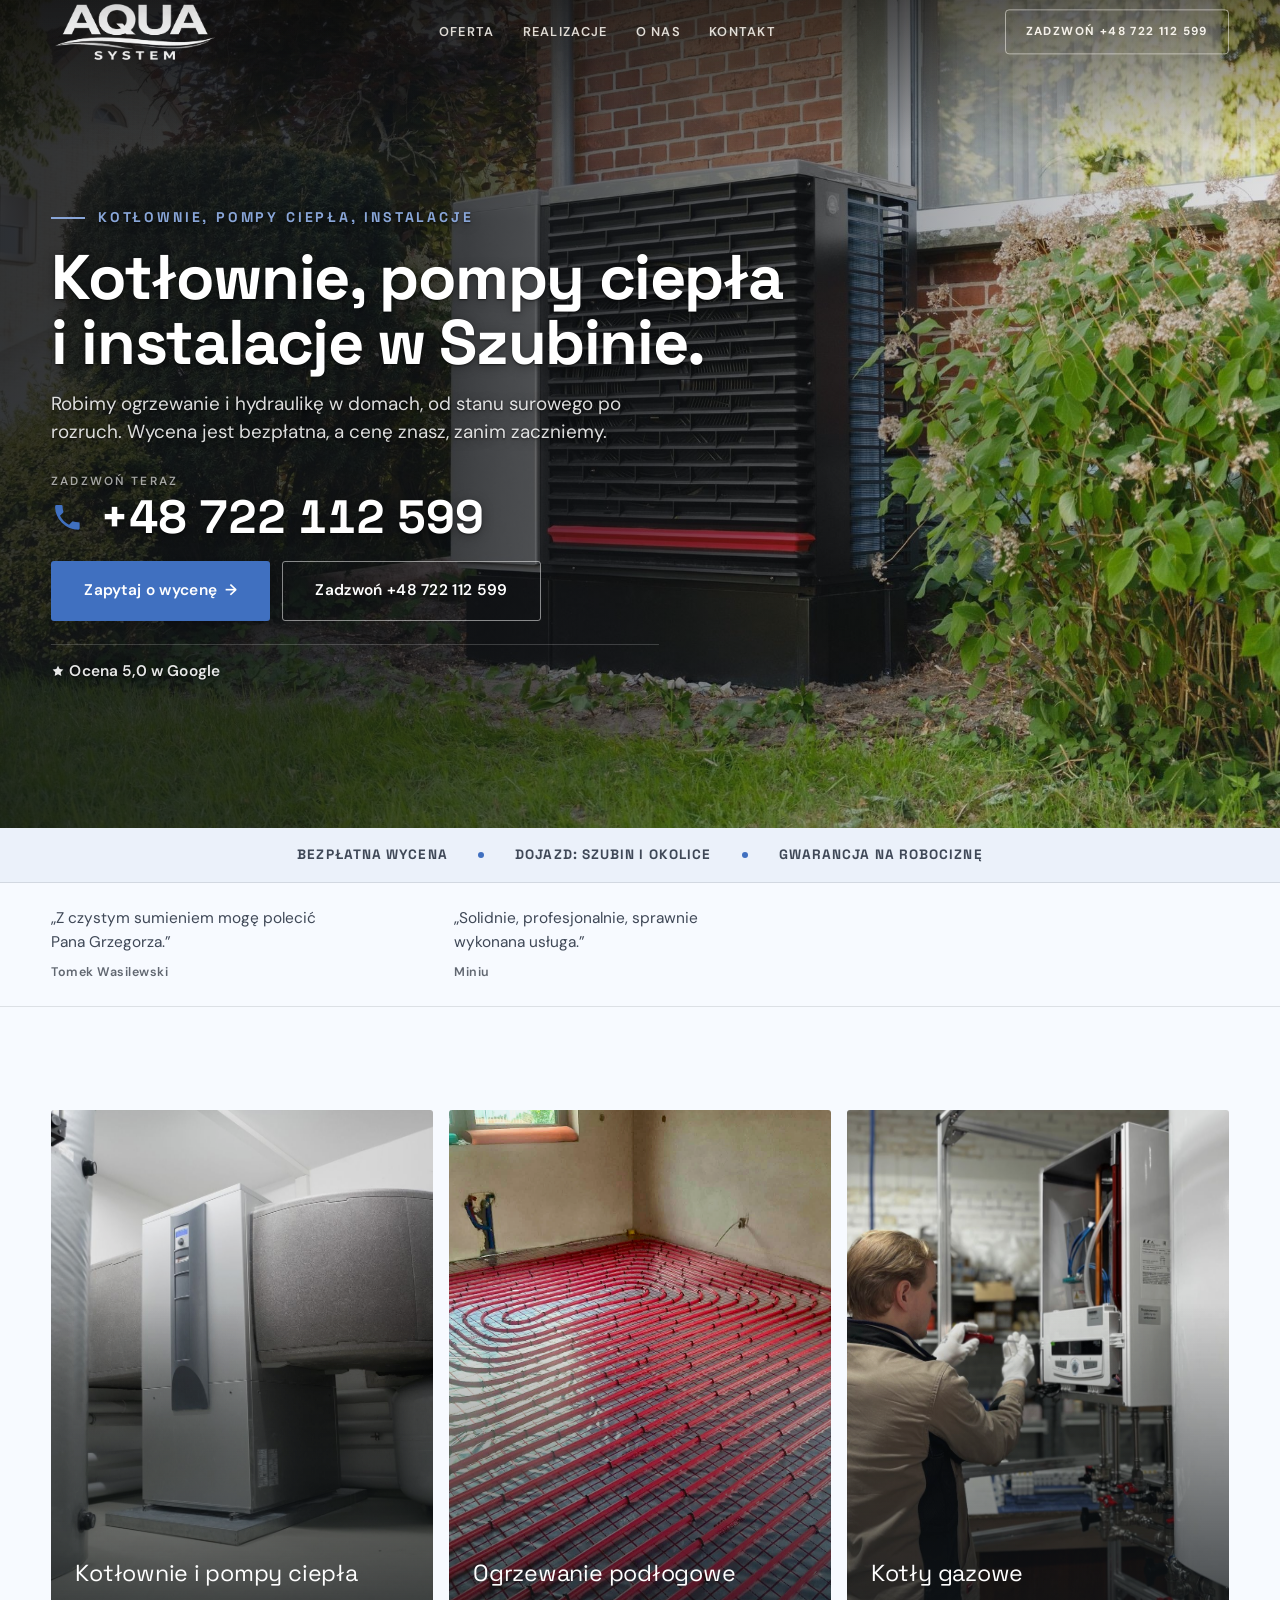
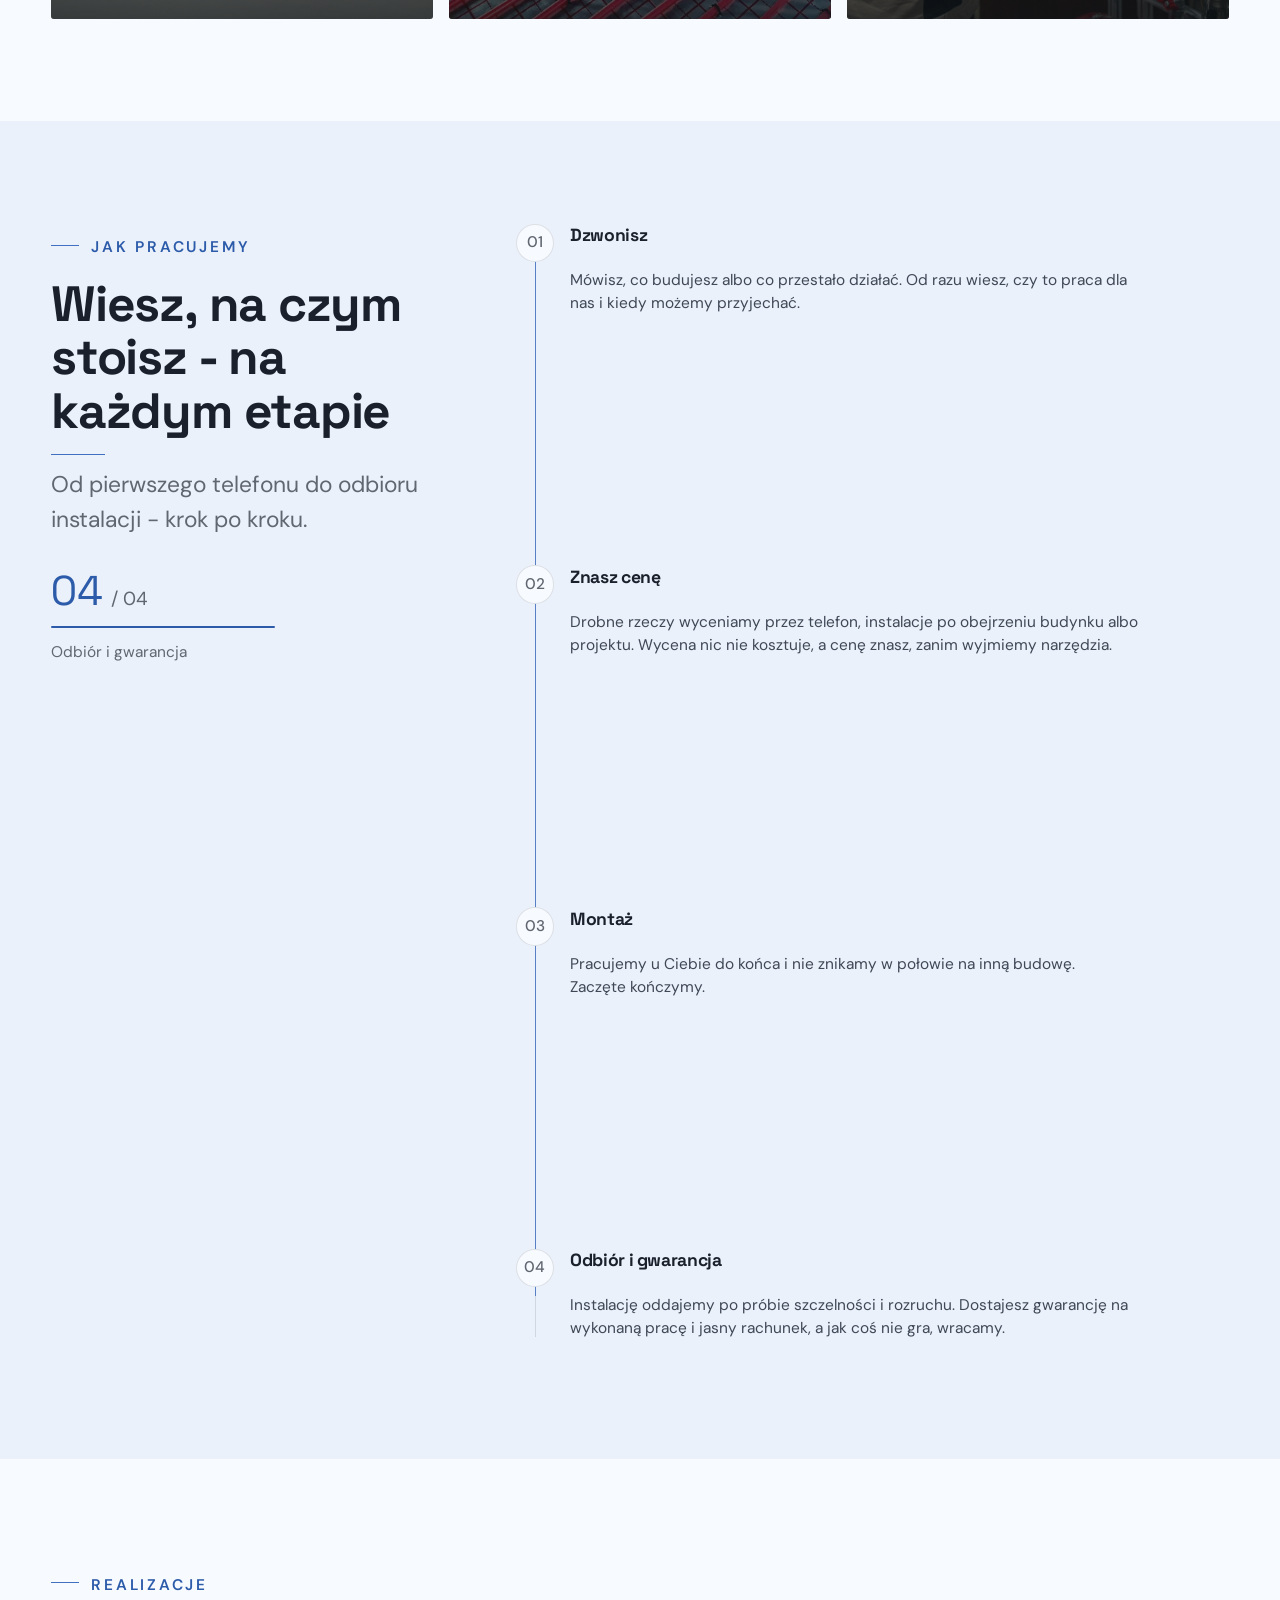
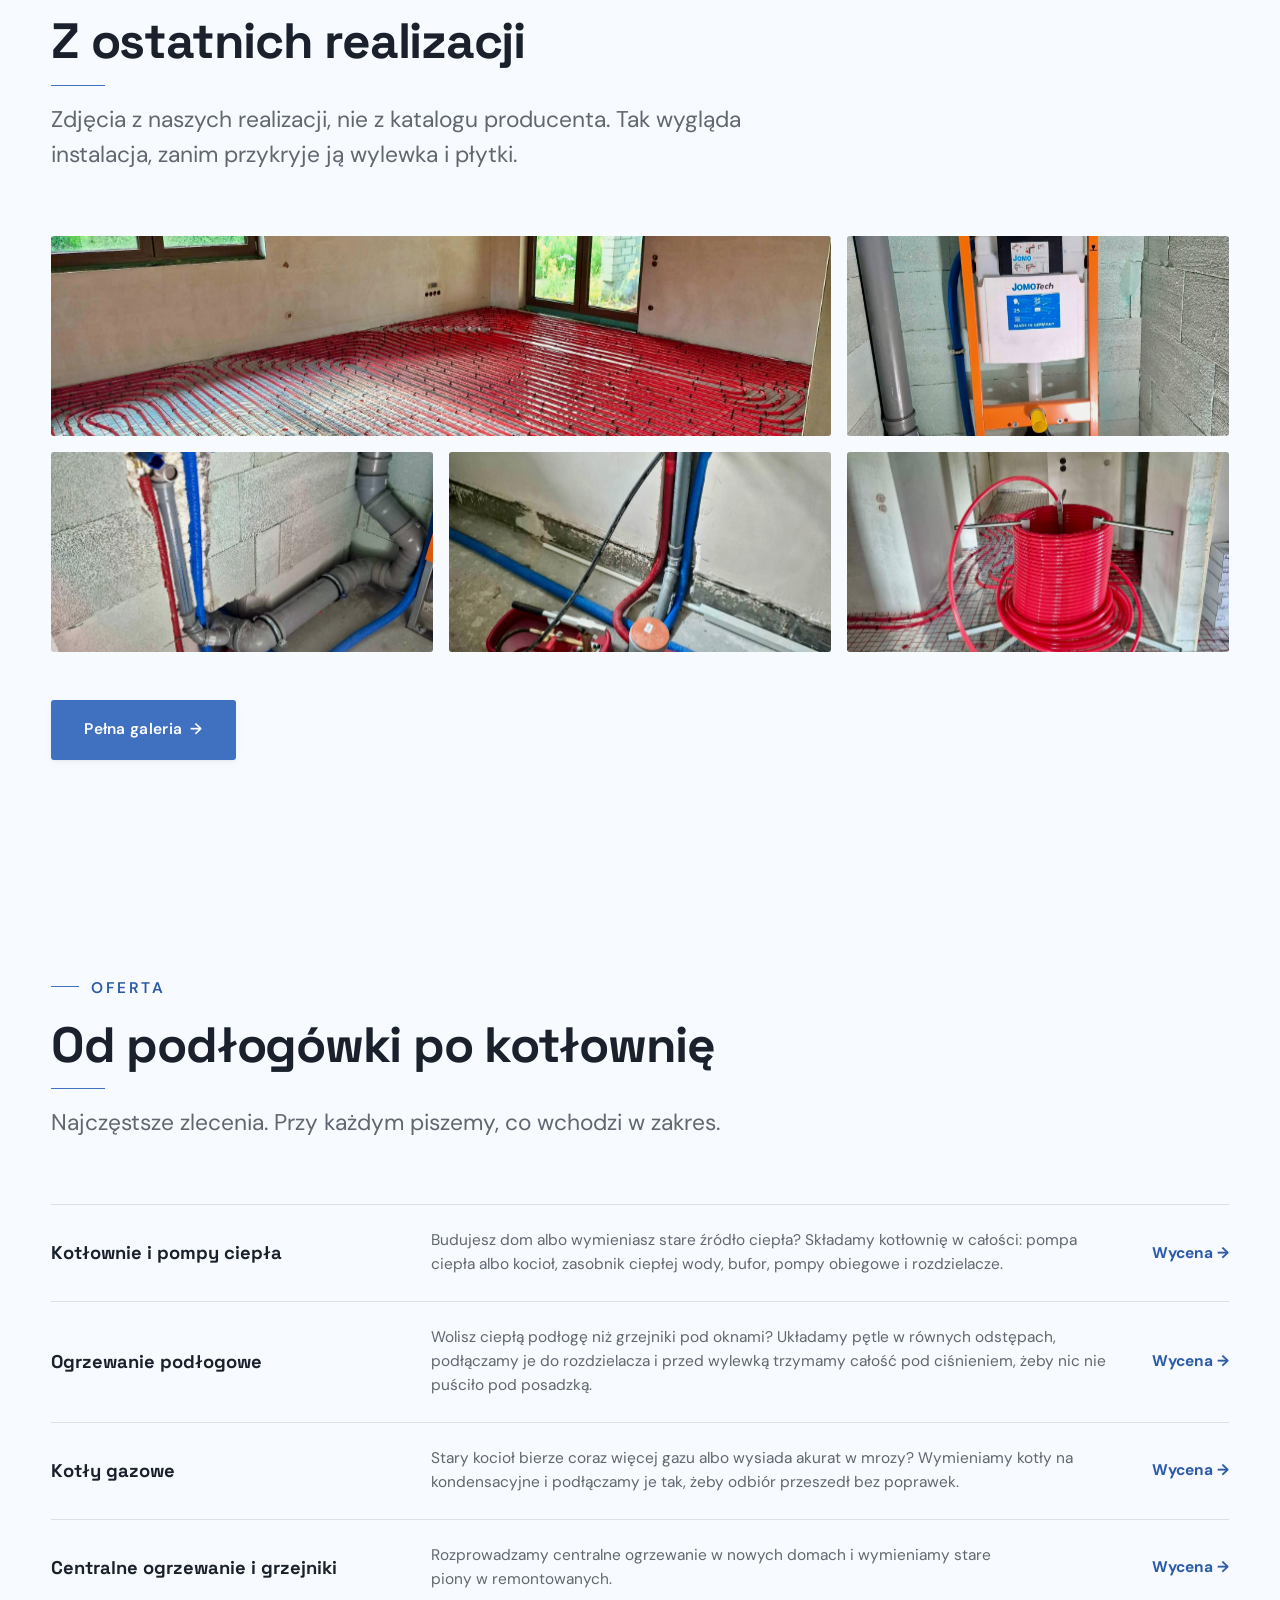
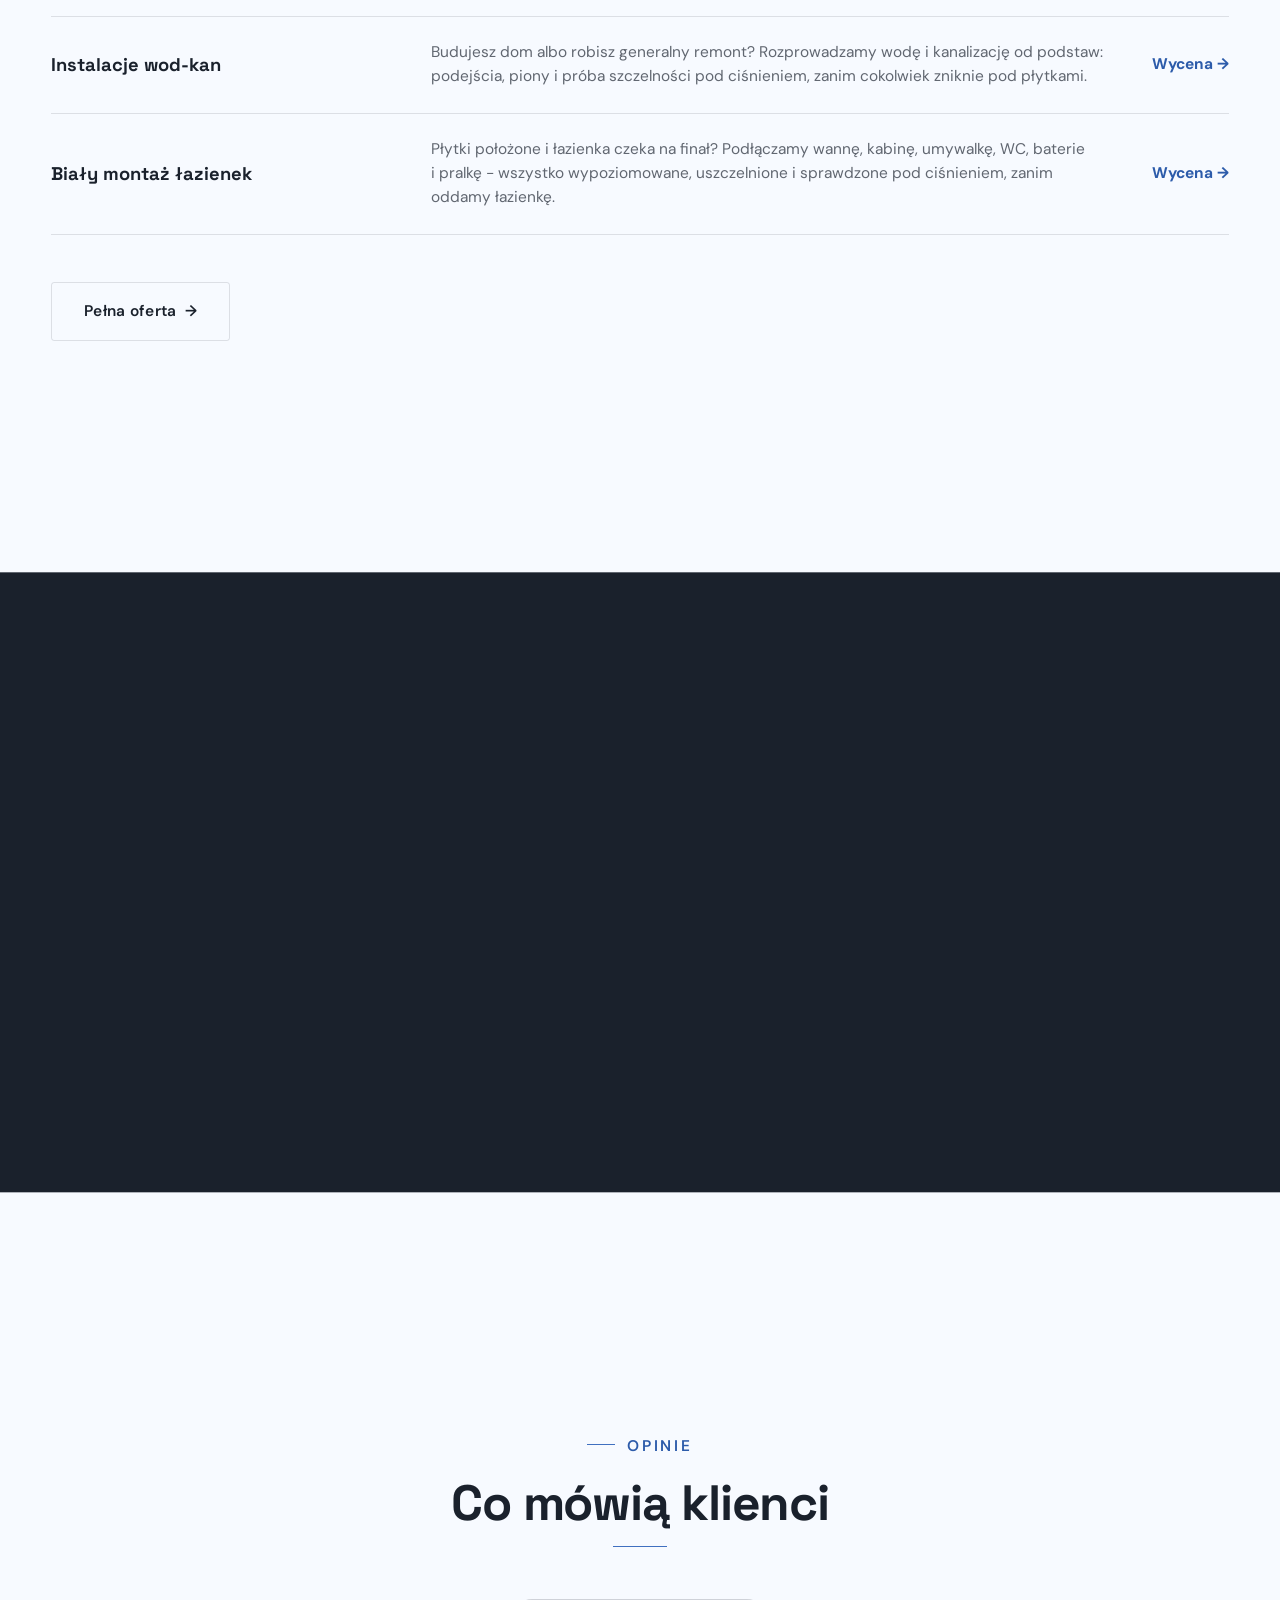
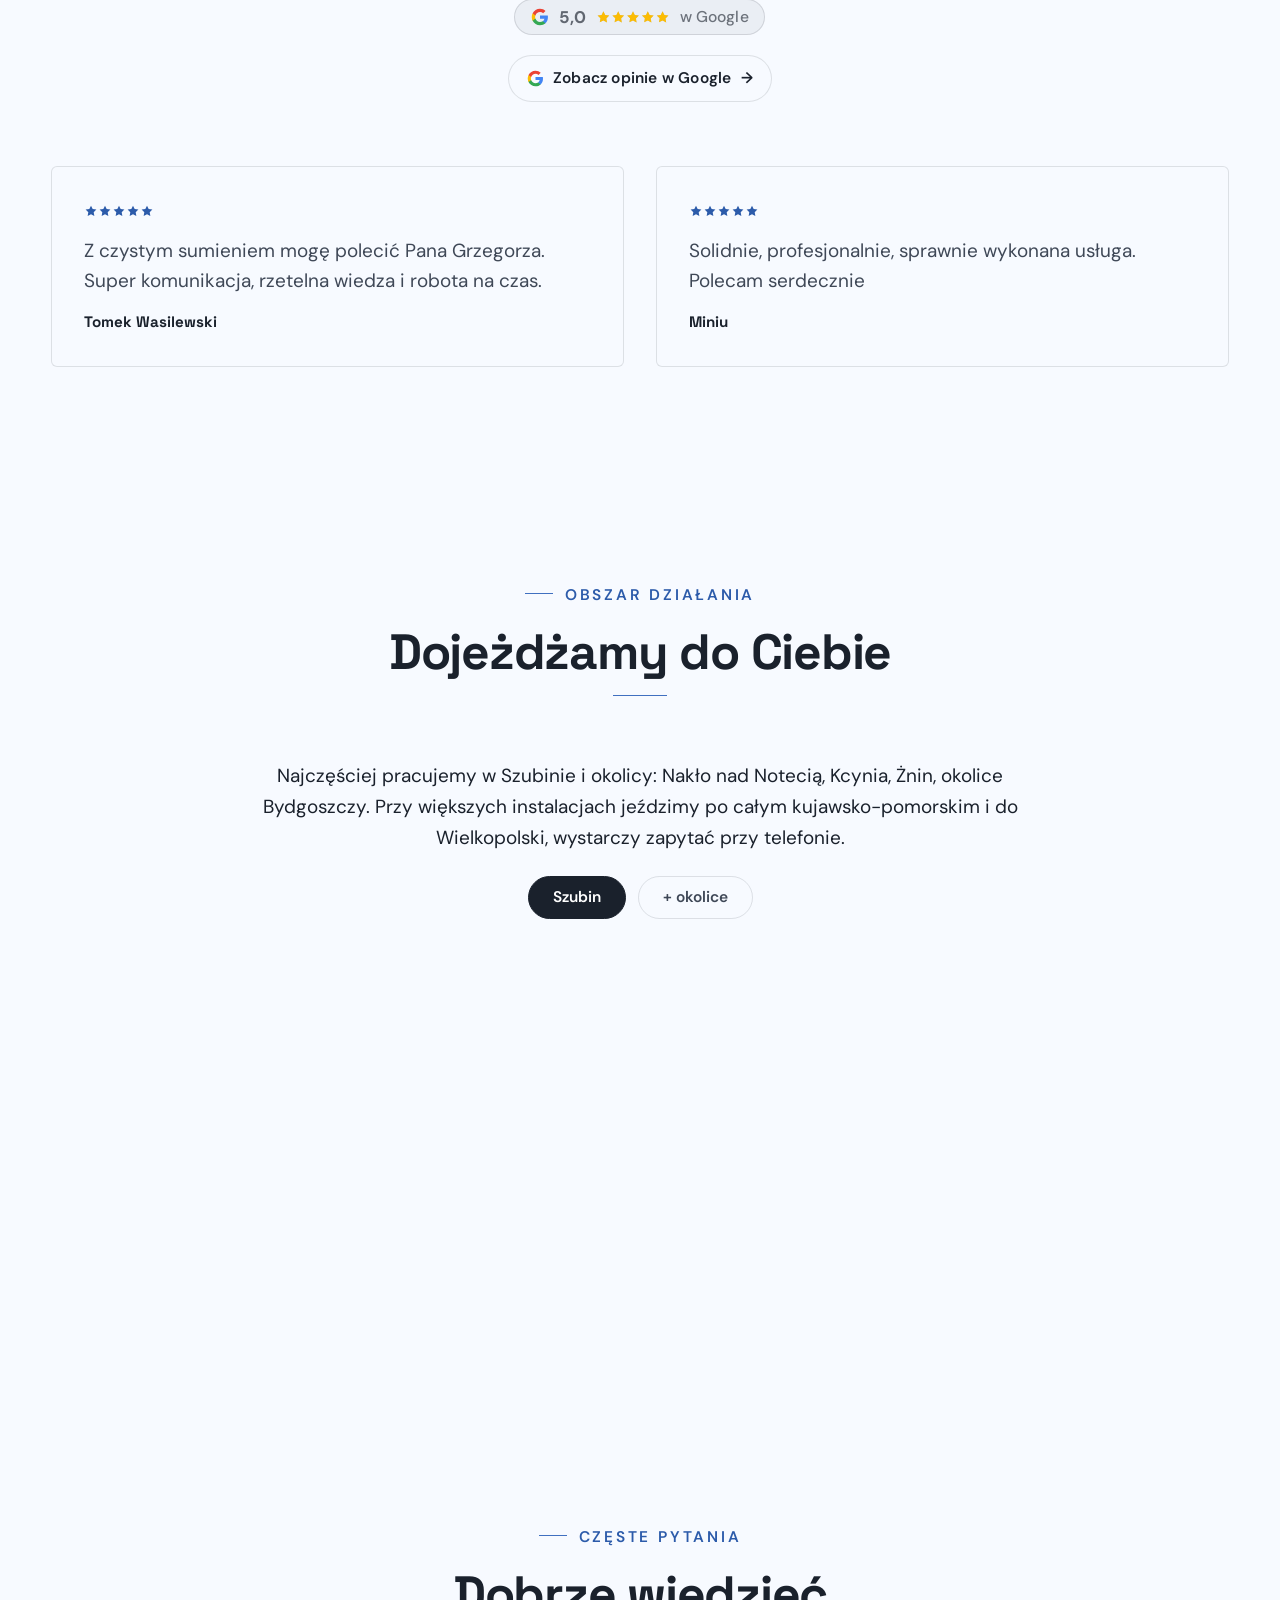
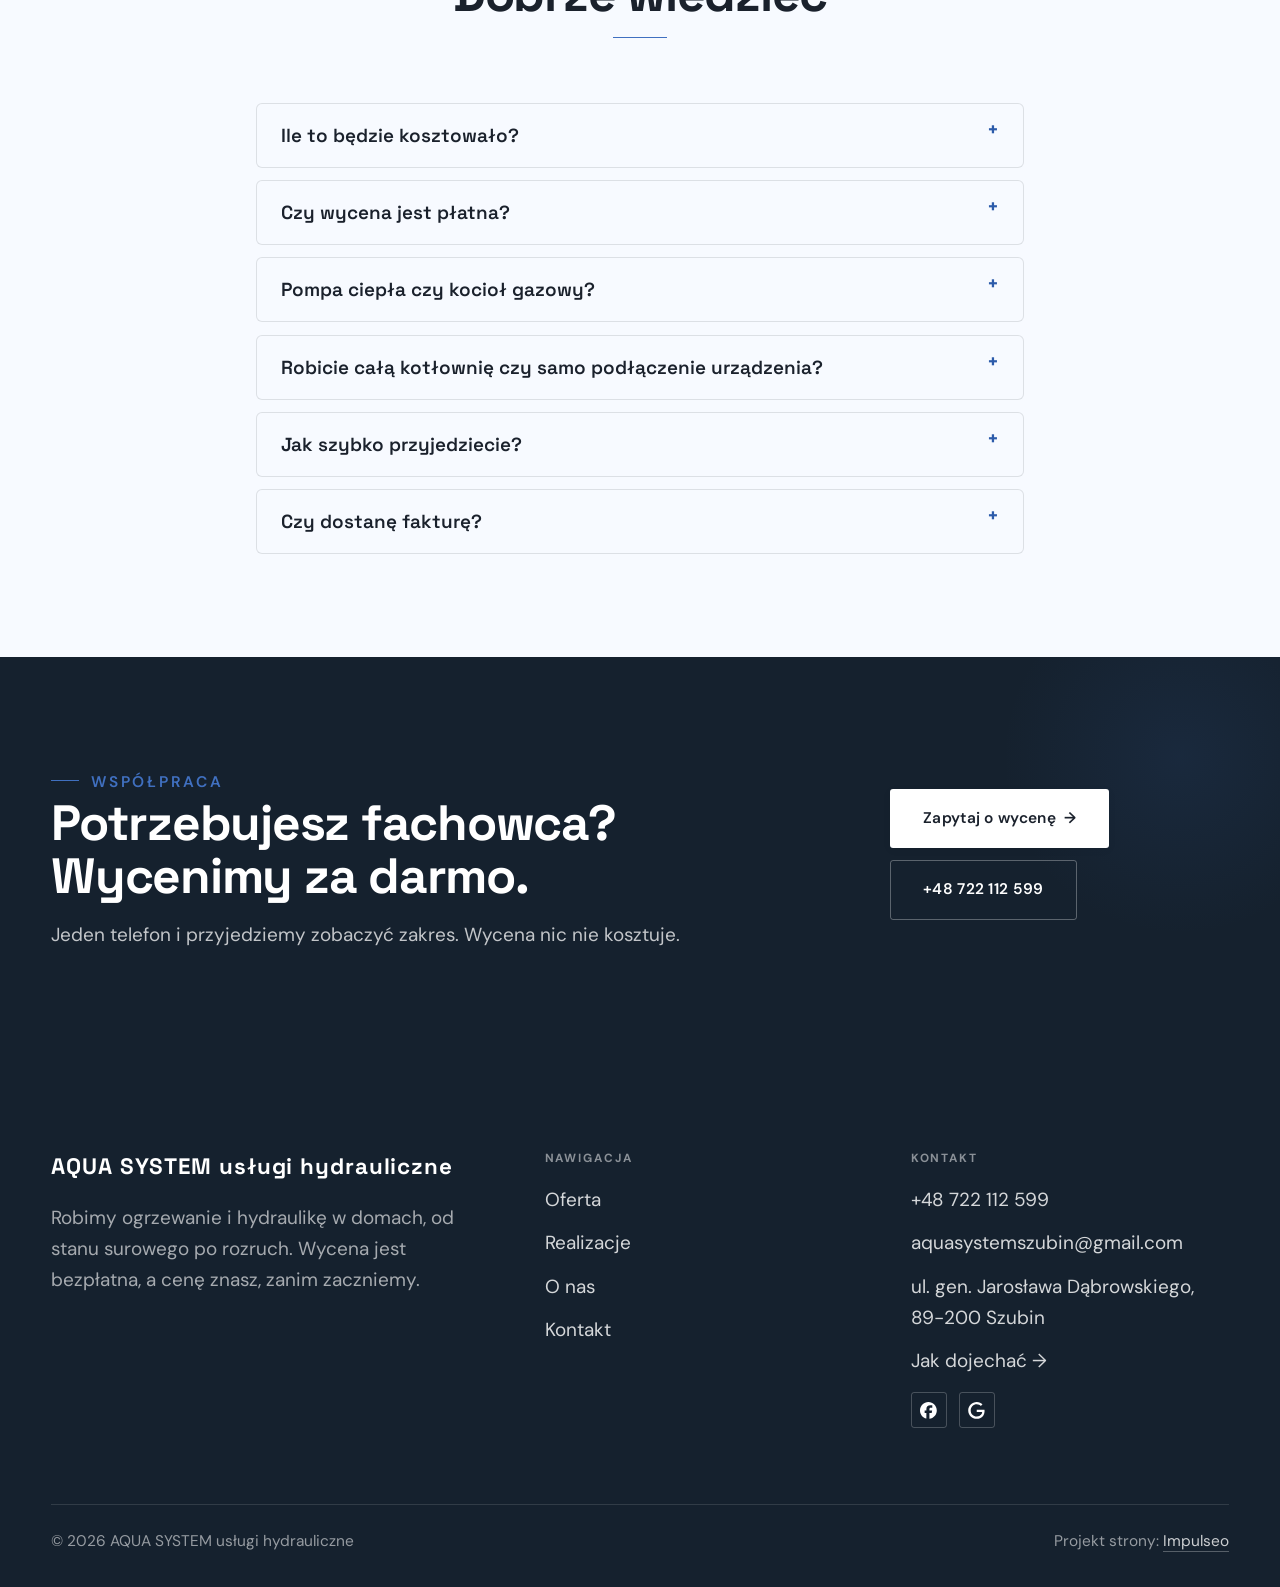
<file: index.html>
<!DOCTYPE html>
<html lang="pl">
<head>
<meta charset="UTF-8">
<meta name="viewport" content="width=device-width, initial-scale=1.0">
<title>AQUA SYSTEM usługi hydrauliczne - kotłownie, pompy ciepła, instalacje</title>
<meta name="description" content="Kotłownie, pompy ciepła, ogrzewanie podłogowe i instalacje wod-kan w Szubinie i okolicy. Bezpłatna wycena, cenę znasz z góry. Zadzwoń: +48 722 112 599.">
<link rel="canonical" href="https://impulseo-pl.github.io/aqua-system-uslugi-hydrauliczne/">
<meta name="robots" content="noindex, nofollow">
<meta property="og:type" content="website">
<meta property="og:locale" content="pl_PL">
<meta property="og:site_name" content="AQUA SYSTEM usługi hydrauliczne">
<meta property="og:title" content="AQUA SYSTEM usługi hydrauliczne - kotłownie, pompy ciepła, instalacje">
<meta property="og:description" content="Kotłownie, pompy ciepła, ogrzewanie podłogowe i instalacje wod-kan w Szubinie i okolicy. Bezpłatna wycena, cenę znasz z góry. Zadzwoń: +48 722 112 599.">
<meta property="og:url" content="https://impulseo-pl.github.io/aqua-system-uslugi-hydrauliczne/">
<meta property="og:image" content="https://impulseo-pl.github.io/aqua-system-uslugi-hydrauliczne/img/og.jpg">
<meta property="og:image:width" content="1200">
<meta property="og:image:height" content="630">
<meta name="twitter:card" content="summary_large_image">
<script type="application/ld+json">{"@context": "https://schema.org", "@type": "LocalBusiness", "name": "AQUA SYSTEM usługi hydrauliczne", "url": "https://impulseo-pl.github.io/aqua-system-uslugi-hydrauliczne/", "telephone": "+48722112599", "image": "https://impulseo-pl.github.io/aqua-system-uslugi-hydrauliczne/img/og.jpg", "areaServed": "Szubin", "sameAs": ["https://www.facebook.com/p/AQUA-System-us%C5%82ugi-hydrauliczne-61593145170596/", "https://maps.google.com/?cid=11270333103193162074"]}</script>
<link rel="preconnect" href="https://fonts.googleapis.com">
<link rel="preconnect" href="https://fonts.gstatic.com" crossorigin>
<link href="https://fonts.googleapis.com/css2?family=Space+Grotesk:wght@500;600;700&family=DM+Sans:opsz,wght@9..40,400;9..40,500;9..40,600&display=swap" rel="stylesheet">
<link rel="stylesheet" href="assets/styles.css?v=acd6c547">
<style id="logo-na-ciemnym">.brand-logo{transition:filter .35s ease}.nav:not(.nav-solid) .brand-logo{filter:brightness(0) invert(1)}</style>
</head>
<body>

<header class="nav">
  <div class="wrap nav-inner">
    <a class="brand brand-has-logo" href="index.html"><img class="brand-logo" src="img/logo.png" alt="AQUA SYSTEM usługi hydrauliczne" width="941" height="359" decoding="async"></a>
    <nav class="nav-links">
      <a href="oferta.html">Oferta</a>
      <a href="realizacje.html">Realizacje</a>
      <a href="o-nas.html">O nas</a>
      <a href="kontakt.html">Kontakt</a>
      <a href="tel:+48722112599" class="btn btn-accent">Zadzwoń +48 722 112 599</a>
    </nav>
    <button class="nav-toggle" aria-label="Menu"><span></span><span></span><span></span></button>
  </div>
</header>

<main>
<section class="hero-fach">
  <img class="hf-photo" src="img/hero.jpg" fetchpriority="high" alt="AQUA SYSTEM usługi hydrauliczne" width="1880" height="1253">
  <div class="hf-panel">
    <div class="hf-inner">
      <span class="hf-kicker">Kotłownie, pompy ciepła, instalacje</span>
      <h1 class="hf-title">Kotłownie, pompy ciepła i instalacje w Szubinie. <em></em></h1>
      <p class="hf-lead">Robimy ogrzewanie i hydraulikę w domach, od stanu surowego po rozruch. Wycena jest bezpłatna, a cenę znasz, zanim zaczniemy.</p>
      <a class="hf-phone" href="tel:+48722112599"><span class="hf-phone-lab">Zadzwoń teraz</span><span class="hf-phone-num"><svg class="ico-tel" width="16" height="16" viewBox="0 0 24 24" fill="none" aria-hidden="true"><path d="M6.6 10.8a15.5 15.5 0 0 0 6.6 6.6l2.2-2.2a1 1 0 0 1 1-.24 11.4 11.4 0 0 0 3.6.58 1 1 0 0 1 1 1V20a1 1 0 0 1-1 1A17 17 0 0 1 3 4a1 1 0 0 1 1-1h3.5a1 1 0 0 1 1 1c0 1.25.2 2.46.58 3.6a1 1 0 0 1-.25 1l-2.23 2.2Z" fill="currentColor"/></svg> +48 722 112 599</span></a>
      <div class="hf-actions">
        <a href="kontakt.html" class="btn btn-accent">Zapytaj o wycenę <span class="arr">→</span></a>
        <a href="tel:+48722112599" class="btn btn-ghost hf-ghost">Zadzwoń +48 722 112 599</a>
      </div>
      <div class="hf-trust"><svg class="ico-star" width="14" height="14" viewBox="0 0 24 24" style="vertical-align:-2px" aria-hidden="true"><path d="M12 2.8l2.85 5.8 6.4.93-4.63 4.5 1.1 6.37L12 17.4l-5.72 3 1.1-6.37-4.63-4.5 6.4-.93L12 2.8Z" fill="currentColor"/></svg> Ocena 5,0 w Google</div>
    </div>
  </div>
</section>
<section class="fach-promise">
  <div class="wrap">
    <ul class="fp-row reveal"><li>Bezpłatna wycena</li><li>Dojazd: Szubin i okolice</li><li>Gwarancja na robociznę</li></ul>
  </div>
</section>
<section class="opinie-mini" aria-label="Opinie klientów">
  <div class="wrap">
    <div class="om-row">
      <div class="om-item reveal"><blockquote>„Z czystym sumieniem mogę polecić Pana Grzegorza.”</blockquote><span class="om-autor">Tomek Wasilewski</span></div>
      <div class="om-item reveal"><blockquote>„Solidnie, profesjonalnie, sprawnie wykonana usługa.”</blockquote><span class="om-autor">Miniu</span></div>
    </div>
  </div>
</section>
<section class="gateways-band">
  <div class="wrap">
    <div class="gateways">
      <a href="oferta.html" class="gateway reveal"><img src="img/g11.jpg" alt="Kotłownie i pompy ciepła" loading="lazy" width="1880" height="1253" decoding="async"><span class="g-ttl">Kotłownie i pompy ciepła</span></a>
      <a href="oferta.html" class="gateway reveal"><img src="img/g1.jpg" alt="Ogrzewanie podłogowe" loading="lazy" width="2048" height="1536" decoding="async"><span class="g-ttl">Ogrzewanie podłogowe</span></a>
      <a href="oferta.html" class="gateway reveal"><img src="img/g16.jpg" alt="Kotły gazowe" loading="lazy" width="1733" height="1300" decoding="async"><span class="g-ttl">Kotły gazowe</span></a>
    </div>
  </div>
</section>
<section class="proces proces-os fachowcy">
  <div class="wrap proc-grid">
    <div class="proc-side">
      <div class="head reveal">
        <span class="eyebrow">Jak pracujemy</span>
        <h2>Wiesz, na czym stoisz - na każdym etapie</h2>
        <p>Od pierwszego telefonu do odbioru instalacji - krok po kroku.</p>
      </div>
      <div class="proc-count" aria-hidden="true"><span class="pc-cur">01</span><span class="pc-all">/ 04</span></div>
      <div class="proc-bar" aria-hidden="true"><i></i></div>
      <p class="proc-now" aria-hidden="true">Dzwonisz</p>
    </div>
    <ol class="proces-line">
      <li class="reveal"><span class="pno">01</span><h3>Dzwonisz</h3><p>Mówisz, co budujesz albo co przestało działać. Od razu wiesz, czy to praca dla nas i kiedy możemy przyjechać.</p></li>
      <li class="reveal"><span class="pno">02</span><h3>Znasz cenę</h3><p>Drobne rzeczy wyceniamy przez telefon, instalacje po obejrzeniu budynku albo projektu. Wycena nic nie kosztuje, a cenę znasz, zanim wyjmiemy narzędzia.</p></li>
      <li class="reveal"><span class="pno">03</span><h3>Montaż</h3><p>Pracujemy u Ciebie do końca i nie znikamy w połowie na inną budowę. Zaczęte kończymy.</p></li>
      <li class="reveal"><span class="pno">04</span><h3>Odbiór i gwarancja</h3><p>Instalację oddajemy po próbie szczelności i rozruchu. Dostajesz gwarancję na wykonaną pracę i jasny rachunek, a jak coś nie gra, wracamy.</p></li>
    </ol>
  </div>
</section>
<section>
  <div class="wrap">
    <div class="head reveal">
      <span class="eyebrow">Realizacje</span>
      <h2>Z ostatnich realizacji</h2>
      <p>Zdjęcia z naszych realizacji, nie z katalogu producenta. Tak wygląda instalacja, zanim przykryje ją wylewka i płytki.</p>
    </div>
    <div class="gallery">
      <div class="tile t-two3 reveal"><img src="img/about.jpg" alt="AQUA SYSTEM usługi hydrauliczne" loading="lazy" width="2048" height="1536" decoding="async"></div>
      <div class="tile t-third reveal"><img src="img/g2.jpg" alt="AQUA SYSTEM usługi hydrauliczne" loading="lazy" width="1406" height="1936" decoding="async"></div>
      <div class="tile t-third reveal"><img src="img/g4.jpg" alt="AQUA SYSTEM usługi hydrauliczne" loading="lazy" width="1536" height="2048" decoding="async"></div>
      <div class="tile t-third reveal"><img src="img/g6.jpg" alt="AQUA SYSTEM usługi hydrauliczne" loading="lazy" width="1536" height="2048" decoding="async"></div>
      <div class="tile t-third reveal"><img src="img/g5.jpg" alt="AQUA SYSTEM usługi hydrauliczne" loading="lazy" width="1536" height="2048" decoding="async"></div>
    </div>
    <div style="margin-top:var(--space-7)" class="reveal"><a href="realizacje.html" class="btn btn-accent">Pełna galeria <span class="arr">→</span></a></div>
  </div>
</section>
<section class="fach-uslugi">
  <div class="wrap">
    <div class="head reveal">
      <span class="eyebrow">Oferta</span>
      <h2>Od podłogówki po kotłownię</h2>
      <p>Najczęstsze zlecenia. Przy każdym piszemy, co wchodzi w zakres.</p>
    </div>
    <ul class="fu-list">
      <li class="fu-row reveal"><div class="fu-name">Kotłownie i pompy ciepła</div><div class="fu-desc">Budujesz dom albo wymieniasz stare źródło ciepła? Składamy kotłownię w całości: pompa ciepła albo kocioł, zasobnik ciepłej wody, bufor, pompy obiegowe i rozdzielacze.</div><a class="fu-cta" href="kontakt.html">Wycena <span class="arr">→</span></a></li>
      <li class="fu-row reveal"><div class="fu-name">Ogrzewanie podłogowe</div><div class="fu-desc">Wolisz ciepłą podłogę niż grzejniki pod oknami? Układamy pętle w równych odstępach, podłączamy je do rozdzielacza i przed wylewką trzymamy całość pod ciśnieniem, żeby nic nie puściło pod posadzką.</div><a class="fu-cta" href="kontakt.html">Wycena <span class="arr">→</span></a></li>
      <li class="fu-row reveal"><div class="fu-name">Kotły gazowe</div><div class="fu-desc">Stary kocioł bierze coraz więcej gazu albo wysiada akurat w mrozy? Wymieniamy kotły na kondensacyjne i podłączamy je tak, żeby odbiór przeszedł bez poprawek.</div><a class="fu-cta" href="kontakt.html">Wycena <span class="arr">→</span></a></li>
      <li class="fu-row reveal"><div class="fu-name">Centralne ogrzewanie i grzejniki</div><div class="fu-desc">Rozprowadzamy centralne ogrzewanie w nowych domach i wymieniamy stare piony w remontowanych.</div><a class="fu-cta" href="kontakt.html">Wycena <span class="arr">→</span></a></li>
      <li class="fu-row reveal"><div class="fu-name">Instalacje wod-kan</div><div class="fu-desc">Budujesz dom albo robisz generalny remont? Rozprowadzamy wodę i kanalizację od podstaw: podejścia, piony i próba szczelności pod ciśnieniem, zanim cokolwiek zniknie pod płytkami.</div><a class="fu-cta" href="kontakt.html">Wycena <span class="arr">→</span></a></li>
      <li class="fu-row reveal"><div class="fu-name">Biały montaż łazienek</div><div class="fu-desc">Płytki położone i łazienka czeka na finał? Podłączamy wannę, kabinę, umywalkę, WC, baterie i pralkę - wszystko wypoziomowane, uszczelnione i sprawdzone pod ciśnieniem, zanim oddamy łazienkę.</div><a class="fu-cta" href="kontakt.html">Wycena <span class="arr">→</span></a></li>
    </ul>
    <div style="margin-top:var(--space-7)" class="reveal"><a href="oferta.html" class="btn btn-ghost">Pełna oferta <span class="arr">→</span></a></div>
  </div>
</section>
<section class="stopklatka" aria-hidden="true">
  <div class="stk-bg" style="background-image:url(img/g13.jpg)"></div>
</section>
<section class="opinie">
  <div class="wrap">
    <div class="head center reveal">
      <span class="eyebrow">Opinie</span>
      <h2>Co mówią klienci</h2>
    </div>
    <p class="op-meta reveal"><span class="g-badge"><svg class="gb-ico" viewBox="0 0 24 24" width="18" height="18" aria-hidden="true"><path fill="#4285F4" d="M22.56 12.25c0-.78-.07-1.53-.2-2.25H12v4.26h5.92c-.26 1.37-1.04 2.53-2.21 3.31v2.77h3.57c2.08-1.92 3.28-4.74 3.28-8.09z"/><path fill="#34A853" d="M12 23c2.97 0 5.46-.98 7.28-2.66l-3.57-2.77c-.98.66-2.23 1.06-3.71 1.06-2.86 0-5.29-1.93-6.16-4.53H2.18v2.84C3.99 20.53 7.7 23 12 23z"/><path fill="#FBBC05" d="M5.84 14.09c-.22-.66-.35-1.36-.35-2.09s.13-1.43.35-2.09V7.07H2.18C1.43 8.55 1 10.22 1 12s.43 3.45 1.18 4.93l2.85-2.22.81-.62z"/><path fill="#EA4335" d="M12 5.38c1.62 0 3.06.56 4.21 1.64l3.15-3.15C17.45 2.09 14.97 1 12 1 7.7 1 3.99 3.47 2.18 7.07l3.66 2.84c.87-2.6 3.3-4.53 6.16-4.53z"/></svg><b class="gb-ocena">5,0</b><svg class="gb-stars" viewBox="0 0 90 18" width="74" height="14.8" aria-hidden="true"><g fill="currentColor" opacity=".26"><path transform="translate(0,0)" d="M9 1.6l2.2 4.46 4.92.72-3.56 3.47.84 4.9L9 12.74l-4.4 2.31.84-4.9L1.88 6.68l4.92-.72L9 1.6Z"/><path transform="translate(18,0)" d="M9 1.6l2.2 4.46 4.92.72-3.56 3.47.84 4.9L9 12.74l-4.4 2.31.84-4.9L1.88 6.68l4.92-.72L9 1.6Z"/><path transform="translate(36,0)" d="M9 1.6l2.2 4.46 4.92.72-3.56 3.47.84 4.9L9 12.74l-4.4 2.31.84-4.9L1.88 6.68l4.92-.72L9 1.6Z"/><path transform="translate(54,0)" d="M9 1.6l2.2 4.46 4.92.72-3.56 3.47.84 4.9L9 12.74l-4.4 2.31.84-4.9L1.88 6.68l4.92-.72L9 1.6Z"/><path transform="translate(72,0)" d="M9 1.6l2.2 4.46 4.92.72-3.56 3.47.84 4.9L9 12.74l-4.4 2.31.84-4.9L1.88 6.68l4.92-.72L9 1.6Z"/></g><clipPath id="gs1000"><rect x="0" y="0" width="90.0" height="18"/></clipPath><g fill="#FBBC04" clip-path="url(#gs1000)"><path transform="translate(0,0)" d="M9 1.6l2.2 4.46 4.92.72-3.56 3.47.84 4.9L9 12.74l-4.4 2.31.84-4.9L1.88 6.68l4.92-.72L9 1.6Z"/><path transform="translate(18,0)" d="M9 1.6l2.2 4.46 4.92.72-3.56 3.47.84 4.9L9 12.74l-4.4 2.31.84-4.9L1.88 6.68l4.92-.72L9 1.6Z"/><path transform="translate(36,0)" d="M9 1.6l2.2 4.46 4.92.72-3.56 3.47.84 4.9L9 12.74l-4.4 2.31.84-4.9L1.88 6.68l4.92-.72L9 1.6Z"/><path transform="translate(54,0)" d="M9 1.6l2.2 4.46 4.92.72-3.56 3.47.84 4.9L9 12.74l-4.4 2.31.84-4.9L1.88 6.68l4.92-.72L9 1.6Z"/><path transform="translate(72,0)" d="M9 1.6l2.2 4.46 4.92.72-3.56 3.47.84 4.9L9 12.74l-4.4 2.31.84-4.9L1.88 6.68l4.92-.72L9 1.6Z"/></g></svg><span class="gb-txt">w Google</span></span></p>
    <p class="op-meta reveal"><a class="op-google" href="https://maps.google.com/?cid=11270333103193162074" target="_blank" rel="noopener"><svg class="op-g-ico" viewBox="0 0 24 24" width="17" height="17" aria-hidden="true"><path fill="#4285F4" d="M22.56 12.25c0-.78-.07-1.53-.2-2.25H12v4.26h5.92c-.26 1.37-1.04 2.53-2.21 3.31v2.77h3.57c2.08-1.92 3.28-4.74 3.28-8.09z"/><path fill="#34A853" d="M12 23c2.97 0 5.46-.98 7.28-2.66l-3.57-2.77c-.98.66-2.23 1.06-3.71 1.06-2.86 0-5.29-1.93-6.16-4.53H2.18v2.84C3.99 20.53 7.7 23 12 23z"/><path fill="#FBBC05" d="M5.84 14.09c-.22-.66-.35-1.36-.35-2.09s.13-1.43.35-2.09V7.07H2.18C1.43 8.55 1 10.22 1 12s.43 3.45 1.18 4.93l2.85-2.22.81-.62z"/><path fill="#EA4335" d="M12 5.38c1.62 0 3.06.56 4.21 1.64l3.15-3.15C17.45 2.09 14.97 1 12 1 7.7 1 3.99 3.47 2.18 7.07l3.66 2.84c.87-2.6 3.3-4.53 6.16-4.53z"/></svg><span>Zobacz opinie w Google</span><span class="arr">→</span></a></p>
    <div class="opinie-grid">
      <figure class="op-card reveal"><span class="op-star"><svg class="ico-star" width="14" height="14" viewBox="0 0 24 24" style="vertical-align:-2px" aria-hidden="true"><path d="M12 2.8l2.85 5.8 6.4.93-4.63 4.5 1.1 6.37L12 17.4l-5.72 3 1.1-6.37-4.63-4.5 6.4-.93L12 2.8Z" fill="currentColor"/></svg><svg class="ico-star" width="14" height="14" viewBox="0 0 24 24" style="vertical-align:-2px" aria-hidden="true"><path d="M12 2.8l2.85 5.8 6.4.93-4.63 4.5 1.1 6.37L12 17.4l-5.72 3 1.1-6.37-4.63-4.5 6.4-.93L12 2.8Z" fill="currentColor"/></svg><svg class="ico-star" width="14" height="14" viewBox="0 0 24 24" style="vertical-align:-2px" aria-hidden="true"><path d="M12 2.8l2.85 5.8 6.4.93-4.63 4.5 1.1 6.37L12 17.4l-5.72 3 1.1-6.37-4.63-4.5 6.4-.93L12 2.8Z" fill="currentColor"/></svg><svg class="ico-star" width="14" height="14" viewBox="0 0 24 24" style="vertical-align:-2px" aria-hidden="true"><path d="M12 2.8l2.85 5.8 6.4.93-4.63 4.5 1.1 6.37L12 17.4l-5.72 3 1.1-6.37-4.63-4.5 6.4-.93L12 2.8Z" fill="currentColor"/></svg><svg class="ico-star" width="14" height="14" viewBox="0 0 24 24" style="vertical-align:-2px" aria-hidden="true"><path d="M12 2.8l2.85 5.8 6.4.93-4.63 4.5 1.1 6.37L12 17.4l-5.72 3 1.1-6.37-4.63-4.5 6.4-.93L12 2.8Z" fill="currentColor"/></svg></span><blockquote>Z czystym sumieniem mogę polecić Pana Grzegorza. Super komunikacja, rzetelna wiedza i robota na czas.</blockquote><span class="op-autor">Tomek Wasilewski</span></figure>
      <figure class="op-card reveal"><span class="op-star"><svg class="ico-star" width="14" height="14" viewBox="0 0 24 24" style="vertical-align:-2px" aria-hidden="true"><path d="M12 2.8l2.85 5.8 6.4.93-4.63 4.5 1.1 6.37L12 17.4l-5.72 3 1.1-6.37-4.63-4.5 6.4-.93L12 2.8Z" fill="currentColor"/></svg><svg class="ico-star" width="14" height="14" viewBox="0 0 24 24" style="vertical-align:-2px" aria-hidden="true"><path d="M12 2.8l2.85 5.8 6.4.93-4.63 4.5 1.1 6.37L12 17.4l-5.72 3 1.1-6.37-4.63-4.5 6.4-.93L12 2.8Z" fill="currentColor"/></svg><svg class="ico-star" width="14" height="14" viewBox="0 0 24 24" style="vertical-align:-2px" aria-hidden="true"><path d="M12 2.8l2.85 5.8 6.4.93-4.63 4.5 1.1 6.37L12 17.4l-5.72 3 1.1-6.37-4.63-4.5 6.4-.93L12 2.8Z" fill="currentColor"/></svg><svg class="ico-star" width="14" height="14" viewBox="0 0 24 24" style="vertical-align:-2px" aria-hidden="true"><path d="M12 2.8l2.85 5.8 6.4.93-4.63 4.5 1.1 6.37L12 17.4l-5.72 3 1.1-6.37-4.63-4.5 6.4-.93L12 2.8Z" fill="currentColor"/></svg><svg class="ico-star" width="14" height="14" viewBox="0 0 24 24" style="vertical-align:-2px" aria-hidden="true"><path d="M12 2.8l2.85 5.8 6.4.93-4.63 4.5 1.1 6.37L12 17.4l-5.72 3 1.1-6.37-4.63-4.5 6.4-.93L12 2.8Z" fill="currentColor"/></svg></span><blockquote>Solidnie, profesjonalnie, sprawnie wykonana usługa. Polecam serdecznie</blockquote><span class="op-autor">Miniu</span></figure>
    </div>
  </div>
</section>
<section class="obszar">
  <div class="wrap">
    <div class="head center reveal">
      <span class="eyebrow">Obszar działania</span>
      <h2>Dojeżdżamy do Ciebie</h2>
    </div>
    <p class="obszar-txt reveal" style="text-align:center;max-width:60ch;margin:0 auto 1.4rem">Najczęściej pracujemy w Szubinie i okolicy: Nakło nad Notecią, Kcynia, Żnin, okolice Bydgoszczy. Przy większych instalacjach jeździmy po całym kujawsko-pomorskim i do Wielkopolski, wystarczy zapytać przy telefonie.</p>
    <ul class="obszar-list reveal"><li class="is-home">Szubin</li><li>+ okolice</li></ul>
    <div class="obszar-mapa reveal" style="margin-top:var(--space-7)">
      <iframe title="Obszar działania - Szubin i okolice" src="https://maps.google.com/maps?q=53.0096702%2C17.7368933&amp;z=11&amp;output=embed" loading="lazy" referrerpolicy="no-referrer-when-downgrade" style="width:100%;height:clamp(280px,38vh,420px);border:0;display:block;border-radius:var(--r-md)"></iframe>
    </div>
  </div>
</section>
<section class="faq-klinika">
  <div class="wrap">
    <div class="head center reveal">
      <span class="eyebrow">Częste pytania</span>
      <h2>Dobrze wiedzieć</h2>
    </div>
    <div class="faq-list">
      <details class="faq-item reveal"><summary>Ile to będzie kosztowało?</summary><p>Zależy od zakresu, dlatego najpierw pytamy o metraż i o to, co ma grzać dom. Drobne naprawy wyceniamy przez telefon, instalacje po obejrzeniu budynku albo projektu. Ostateczną cenę znasz, zanim zaczniemy.</p></details>
      <details class="faq-item reveal"><summary>Czy wycena jest płatna?</summary><p>Nie. Wycena jest bezpłatna i do niczego nie zobowiązuje.</p></details>
      <details class="faq-item reveal"><summary>Pompa ciepła czy kocioł gazowy?</summary><p>To zależy od budynku: ocieplenia, rodzaju ogrzewania i tego, czy przy działce jest gaz. Pompa ciepła najlepiej pracuje z ogrzewaniem podłogowym, kocioł gazowy radzi sobie też przy grzejnikach. Obejrzymy dom i powiemy, co ma u Ciebie sens.</p></details>
      <details class="faq-item reveal"><summary>Robicie całą kotłownię czy samo podłączenie urządzenia?</summary><p>Jedno i drugie. Możemy zrobić całość, od rozprowadzenia rur po rozruch, albo wejść na gotową instalację i dołożyć samo źródło ciepła.</p></details>
      <details class="faq-item reveal"><summary>Jak szybko przyjedziecie?</summary><p>Awarie mają pierwszeństwo przed planowanymi pracami. Termin na większe prace ustalamy na konkretny dzień i tego się trzymamy.</p></details>
      <details class="faq-item reveal"><summary>Czy dostanę fakturę?</summary><p>Tak, na firmę albo na osobę prywatną. Dokument dostajesz od razu, a nie „wyślemy później”.</p></details>
    </div>
  </div>
</section>
<section class="cta">
  <div class="wrap">
    <div class="reveal">
      <span class="eyebrow">Współpraca</span>
      <h2>Potrzebujesz fachowca? Wycenimy za darmo.</h2>
      <p>Jeden telefon i przyjedziemy zobaczyć zakres. Wycena nic nie kosztuje.</p>
    </div>
    <div class="cta-actions reveal">
      <a href="kontakt.html" class="btn btn-light">Zapytaj o wycenę <span class="arr">→</span></a>
      <a href="tel:+48722112599" class="btn btn-ghost btn-ghost-cta">+48 722 112 599</a>
    </div>
  </div>
</section>
</main>

<footer>
  <div class="wrap">
    <div class="foot-grid">
      <div class="foot-brand">
        <div class="name">AQUA SYSTEM usługi hydrauliczne</div>
        <p>Robimy ogrzewanie i hydraulikę w domach, od stanu surowego po rozruch. Wycena jest bezpłatna, a cenę znasz, zanim zaczniemy.</p>
      </div>
      <div class="foot-col">
        <h4>Nawigacja</h4>
        <a href="oferta.html">Oferta</a>
        <a href="realizacje.html">Realizacje</a>
        <a href="o-nas.html">O nas</a>
        <a href="kontakt.html">Kontakt</a>
      </div>
      <div class="foot-col">
        <h4>Kontakt</h4>
        <a href="tel:+48722112599">+48 722 112 599</a>
        <a href="mailto:aquasystemszubin@gmail.com">aquasystemszubin@gmail.com</a>
        <p>ul. gen. Jarosława Dąbrowskiego, 89-200 Szubin</p>
        <a href="https://maps.google.com/?cid=11270333103193162074" target="_blank" rel="noopener">Jak dojechać →</a>
      <div class="foot-soc">
        <a class="soc" href="https://www.facebook.com/p/AQUA-System-us%C5%82ugi-hydrauliczne-61593145170596/" target="_blank" rel="noopener" aria-label="Facebook - AQUA SYSTEM usługi hydrauliczne"><svg viewBox="0 0 24 24" aria-hidden="true" focusable="false"><path d="M9.101 23.691v-7.98H6.627v-3.667h2.474v-1.58c0-4.085 1.848-5.978 5.858-5.978.401 0 .955.042 1.468.103a8.68 8.68 0 0 1 1.141.195v3.325a8.623 8.623 0 0 0-.653-.036 26.805 26.805 0 0 0-.733-.009c-.707 0-1.259.096-1.675.309a1.686 1.686 0 0 0-.679.622c-.258.42-.374.995-.374 1.752v1.297h3.919l-.386 2.103-.287 1.564h-3.246v8.245C19.396 23.238 24 18.179 24 12.044c0-6.627-5.373-12-12-12s-12 5.373-12 12c0 5.628 3.874 10.35 9.101 11.647Z" fill="currentColor"/></svg></a>
        <a class="soc" href="https://maps.google.com/?cid=11270333103193162074" target="_blank" rel="noopener" aria-label="Google - AQUA SYSTEM usługi hydrauliczne"><svg viewBox="0 0 24 24" aria-hidden="true" focusable="false"><path d="M12.48 10.92v3.28h7.84c-.24 1.84-.853 3.187-1.787 4.133-1.147 1.147-2.933 2.4-6.053 2.4-4.827 0-8.6-3.893-8.6-8.72s3.773-8.72 8.6-8.72c2.6 0 4.507 1.027 5.907 2.347l2.307-2.307C18.747 1.44 16.133 0 12.48 0 5.867 0 .307 5.387.307 12s5.56 12 12.173 12c3.573 0 6.267-1.173 8.373-3.36 2.16-2.16 2.84-5.213 2.84-7.667 0-.76-.053-1.467-.173-2.053H12.48z" fill="currentColor"/></svg></a>
      </div>
      </div>
    </div>
    <div class="foot-bot">
      <span>© 2026 AQUA SYSTEM usługi hydrauliczne</span>
      <span>Projekt strony: <a class="foot-credit" href="https://impulseo.pl" target="_blank" rel="noopener">Impulseo</a></span>
    </div>
  </div>
</footer>
<div class="sticky-call"><a class="sc-call" href="tel:+48722112599"><svg class="ico-tel" width="16" height="16" viewBox="0 0 24 24" fill="none" aria-hidden="true"><path d="M6.6 10.8a15.5 15.5 0 0 0 6.6 6.6l2.2-2.2a1 1 0 0 1 1-.24 11.4 11.4 0 0 0 3.6.58 1 1 0 0 1 1 1V20a1 1 0 0 1-1 1A17 17 0 0 1 3 4a1 1 0 0 1 1-1h3.5a1 1 0 0 1 1 1c0 1.25.2 2.46.58 3.6a1 1 0 0 1-.25 1l-2.23 2.2Z" fill="currentColor"/></svg> Zadzwoń</a><a class="sc-quote" href="kontakt.html">Zapytaj o wycenę</a></div>
<div class="demo-wazne" data-do="2026-12-01" data-cykl="3" hidden><svg class="dw-ico" width="13" height="13" viewBox="0 0 24 24" fill="none" aria-hidden="true"><circle cx="12" cy="12" r="8.6" stroke="currentColor" stroke-width="1.8"/><path d="M12 7.2V12l3.3 2" stroke="currentColor" stroke-width="1.8" stroke-linecap="round"/></svg><span class="dw-txt"></span></div>

<script src="assets/main.js"></script>
</body>
</html>
</file>
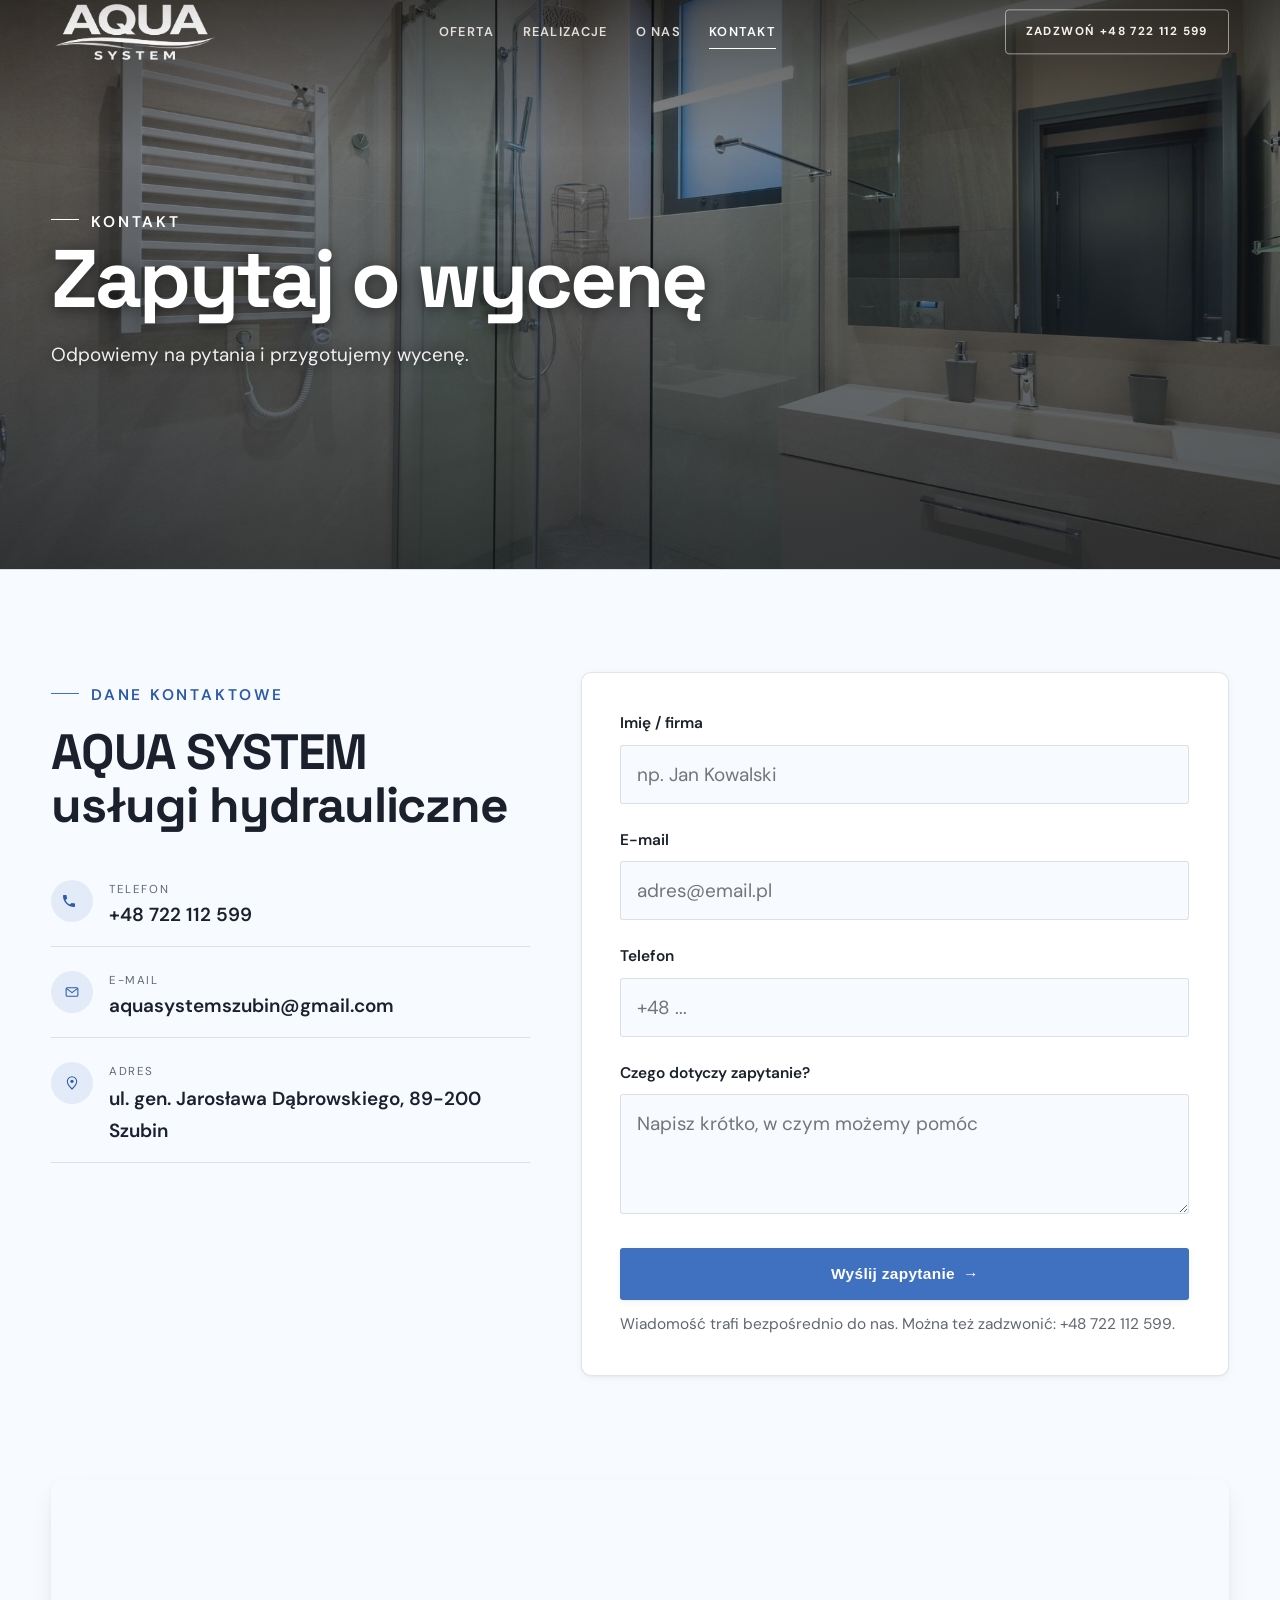
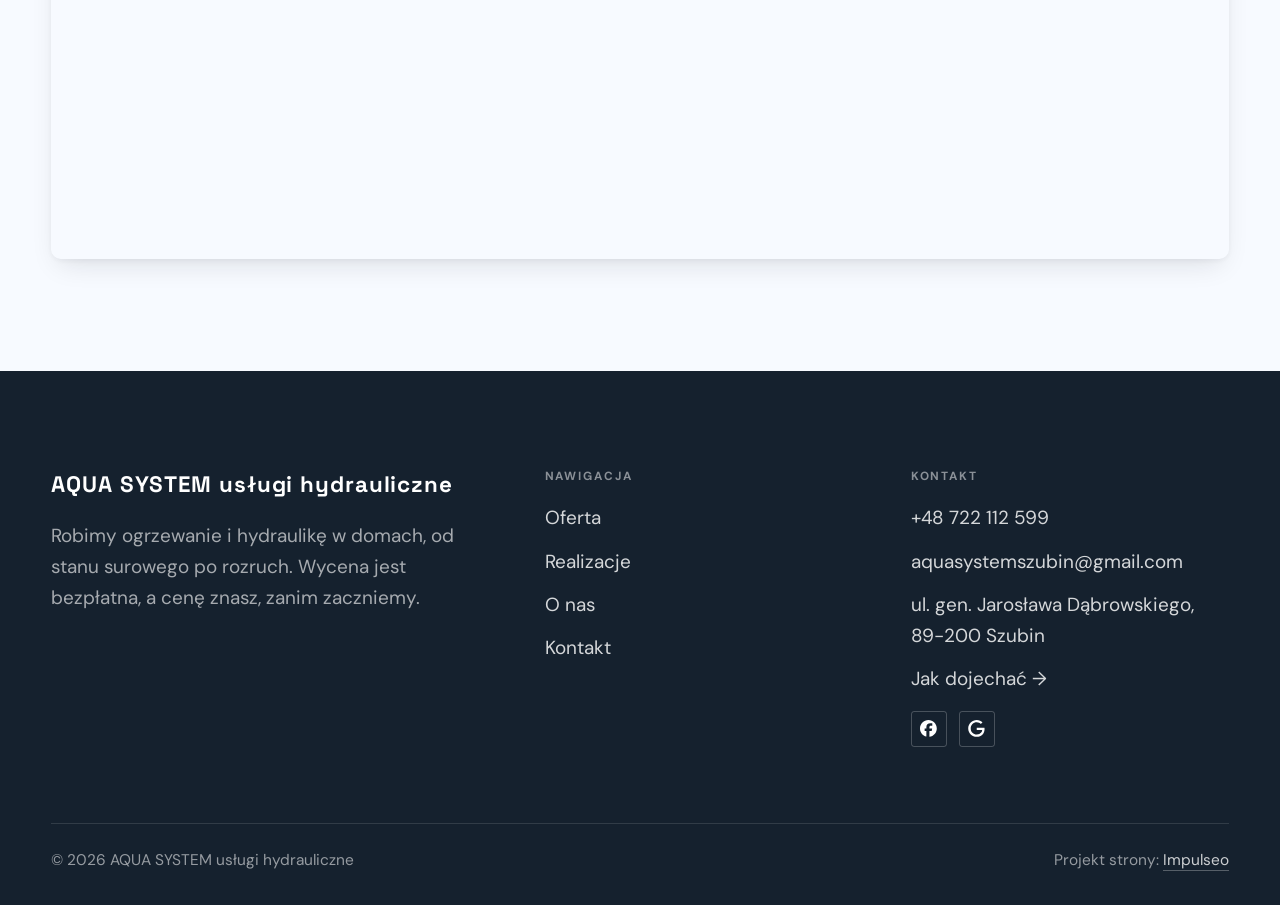
<file: kontakt.html>
<!DOCTYPE html>
<html lang="pl">
<head>
<meta charset="UTF-8">
<meta name="viewport" content="width=device-width, initial-scale=1.0">
<title>Kontakt - AQUA SYSTEM usługi hydrauliczne</title>
<meta name="description" content="Kontakt AQUA SYSTEM usługi hydrauliczne - ul. gen. Jarosława Dąbrowskiego, 89-200 Szubin">
<link rel="canonical" href="https://impulseo-pl.github.io/aqua-system-uslugi-hydrauliczne/kontakt.html">
<meta name="robots" content="noindex, nofollow">
<meta property="og:type" content="website">
<meta property="og:locale" content="pl_PL">
<meta property="og:site_name" content="AQUA SYSTEM usługi hydrauliczne">
<meta property="og:title" content="Kontakt - AQUA SYSTEM usługi hydrauliczne">
<meta property="og:description" content="Kontakt AQUA SYSTEM usługi hydrauliczne - ul. gen. Jarosława Dąbrowskiego, 89-200 Szubin">
<meta property="og:url" content="https://impulseo-pl.github.io/aqua-system-uslugi-hydrauliczne/kontakt.html">
<meta property="og:image" content="https://impulseo-pl.github.io/aqua-system-uslugi-hydrauliczne/img/og.jpg">
<meta property="og:image:width" content="1200">
<meta property="og:image:height" content="630">
<meta name="twitter:card" content="summary_large_image">
<link rel="preconnect" href="https://fonts.googleapis.com">
<link rel="preconnect" href="https://fonts.gstatic.com" crossorigin>
<link href="https://fonts.googleapis.com/css2?family=Space+Grotesk:wght@500;600;700&family=DM+Sans:opsz,wght@9..40,400;9..40,500;9..40,600&display=swap" rel="stylesheet">
<link rel="stylesheet" href="assets/styles.css?v=acd6c547">
<style id="logo-na-ciemnym">.brand-logo{transition:filter .35s ease}.nav:not(.nav-solid) .brand-logo{filter:brightness(0) invert(1)}</style>
</head>
<body>

<header class="nav">
  <div class="wrap nav-inner">
    <a class="brand brand-has-logo" href="index.html"><img class="brand-logo" src="img/logo.png" alt="AQUA SYSTEM usługi hydrauliczne" width="941" height="359" decoding="async"></a>
    <nav class="nav-links">
      <a href="oferta.html">Oferta</a>
      <a href="realizacje.html">Realizacje</a>
      <a href="o-nas.html">O nas</a>
      <a href="kontakt.html" class="active" aria-current="page">Kontakt</a>
      <a href="tel:+48722112599" class="btn btn-accent">Zadzwoń +48 722 112 599</a>
    </nav>
    <button class="nav-toggle" aria-label="Menu"><span></span><span></span><span></span></button>
  </div>
</header>

<main>
<section class="pagehead">
  <img src="img/s4.jpg" alt="AQUA SYSTEM usługi hydrauliczne - Zapytaj o wycenę" width="1880" height="1255" decoding="async">
  <div class="wrap">
    <span class="eyebrow">Kontakt</span>
    <h1>Zapytaj o wycenę</h1>
    <p>Odpowiemy na pytania i przygotujemy wycenę.</p>
  </div>
</section>
<section>
  <div class="wrap contact-grid">
    <div class="reveal">
      <span class="eyebrow">Dane kontaktowe</span>
      <h2 style="margin:var(--space-4) 0 var(--space-6)">AQUA SYSTEM usługi hydrauliczne</h2>
      <div class="info-list">
        <div class="info-row"><div class="ic"><svg class="ico-tel" width="16" height="16" viewBox="0 0 24 24" fill="none" aria-hidden="true"><path d="M6.6 10.8a15.5 15.5 0 0 0 6.6 6.6l2.2-2.2a1 1 0 0 1 1-.24 11.4 11.4 0 0 0 3.6.58 1 1 0 0 1 1 1V20a1 1 0 0 1-1 1A17 17 0 0 1 3 4a1 1 0 0 1 1-1h3.5a1 1 0 0 1 1 1c0 1.25.2 2.46.58 3.6a1 1 0 0 1-.25 1l-2.23 2.2Z" fill="currentColor"/></svg></div><div><div class="lbl">Telefon</div><a class="val" href="tel:+48722112599">+48 722 112 599</a></div></div>
        <div class="info-row"><div class="ic"><svg class="ico-mail" width="16" height="16" viewBox="0 0 24 24" fill="none" aria-hidden="true"><rect x="3.2" y="5.5" width="17.6" height="13" rx="1.6" stroke="currentColor" stroke-width="1.6"/><path d="M4 7l8 6 8-6" stroke="currentColor" stroke-width="1.6" stroke-linecap="round" stroke-linejoin="round"/></svg></div><div><div class="lbl">E-mail</div><a class="val" href="mailto:aquasystemszubin@gmail.com">aquasystemszubin@gmail.com</a></div></div>
        <div class="info-row"><div class="ic"><svg class="ico-pin" width="16" height="16" viewBox="0 0 24 24" fill="none" aria-hidden="true"><path d="M12 21s7-6.1 7-11.5A7 7 0 0 0 5 9.5C5 14.9 12 21 12 21Z" stroke="currentColor" stroke-width="1.6" fill="none"/><circle cx="12" cy="9.5" r="2.4" fill="currentColor"/></svg></div><div><div class="lbl">Adres</div><div class="val">ul. gen. Jarosława Dąbrowskiego, 89-200 Szubin</div></div></div>
      </div>
    </div>
    <div class="reveal">
      <form class="form" action="https://formsubmit.co/aquasystemszubin@gmail.com" method="POST">
        <input type="hidden" name="_subject" value="Zapytanie ze strony AQUA SYSTEM usługi hydrauliczne">
        <input type="hidden" name="_captcha" value="false">
        <input type="hidden" name="_template" value="table">
        <div class="fld"><label for="name">Imię / firma</label><input id="name" name="name" type="text" placeholder="np. Jan Kowalski" required></div>
        <div class="fld"><label for="email">E-mail</label><input id="email" name="email" type="email" placeholder="adres@email.pl" required></div>
        <div class="fld"><label for="phone">Telefon</label><input id="phone" name="phone" type="tel" placeholder="+48 ..."></div>
        <div class="fld"><label for="msg">Czego dotyczy zapytanie?</label><textarea id="msg" name="message" placeholder="Napisz krótko, w czym możemy pomóc" required></textarea></div>
        <button type="submit" class="btn btn-accent" style="width:100%;justify-content:center">Wyślij zapytanie <span class="arr">→</span></button>
        <p class="note">Wiadomość trafi bezpośrednio do nas. Można też zadzwonić: +48 722 112 599.</p>
      </form>
    </div>
  </div>
</section>
<section style="padding-top:0">
  <div class="wrap reveal">
    <iframe class="map" title="AQUA SYSTEM usługi hydrauliczne - Szubin" src="https://maps.google.com/maps?q=53.0096702%2C17.7368933&z=15&output=embed" loading="lazy" referrerpolicy="no-referrer-when-downgrade"></iframe>
  </div>
</section>
</main>

<footer>
  <div class="wrap">
    <div class="foot-grid">
      <div class="foot-brand">
        <div class="name">AQUA SYSTEM usługi hydrauliczne</div>
        <p>Robimy ogrzewanie i hydraulikę w domach, od stanu surowego po rozruch. Wycena jest bezpłatna, a cenę znasz, zanim zaczniemy.</p>
      </div>
      <div class="foot-col">
        <h4>Nawigacja</h4>
        <a href="oferta.html">Oferta</a>
        <a href="realizacje.html">Realizacje</a>
        <a href="o-nas.html">O nas</a>
        <a href="kontakt.html">Kontakt</a>
      </div>
      <div class="foot-col">
        <h4>Kontakt</h4>
        <a href="tel:+48722112599">+48 722 112 599</a>
        <a href="mailto:aquasystemszubin@gmail.com">aquasystemszubin@gmail.com</a>
        <p>ul. gen. Jarosława Dąbrowskiego, 89-200 Szubin</p>
        <a href="https://maps.google.com/?cid=11270333103193162074" target="_blank" rel="noopener">Jak dojechać →</a>
      <div class="foot-soc">
        <a class="soc" href="https://www.facebook.com/p/AQUA-System-us%C5%82ugi-hydrauliczne-61593145170596/" target="_blank" rel="noopener" aria-label="Facebook - AQUA SYSTEM usługi hydrauliczne"><svg viewBox="0 0 24 24" aria-hidden="true" focusable="false"><path d="M9.101 23.691v-7.98H6.627v-3.667h2.474v-1.58c0-4.085 1.848-5.978 5.858-5.978.401 0 .955.042 1.468.103a8.68 8.68 0 0 1 1.141.195v3.325a8.623 8.623 0 0 0-.653-.036 26.805 26.805 0 0 0-.733-.009c-.707 0-1.259.096-1.675.309a1.686 1.686 0 0 0-.679.622c-.258.42-.374.995-.374 1.752v1.297h3.919l-.386 2.103-.287 1.564h-3.246v8.245C19.396 23.238 24 18.179 24 12.044c0-6.627-5.373-12-12-12s-12 5.373-12 12c0 5.628 3.874 10.35 9.101 11.647Z" fill="currentColor"/></svg></a>
        <a class="soc" href="https://maps.google.com/?cid=11270333103193162074" target="_blank" rel="noopener" aria-label="Google - AQUA SYSTEM usługi hydrauliczne"><svg viewBox="0 0 24 24" aria-hidden="true" focusable="false"><path d="M12.48 10.92v3.28h7.84c-.24 1.84-.853 3.187-1.787 4.133-1.147 1.147-2.933 2.4-6.053 2.4-4.827 0-8.6-3.893-8.6-8.72s3.773-8.72 8.6-8.72c2.6 0 4.507 1.027 5.907 2.347l2.307-2.307C18.747 1.44 16.133 0 12.48 0 5.867 0 .307 5.387.307 12s5.56 12 12.173 12c3.573 0 6.267-1.173 8.373-3.36 2.16-2.16 2.84-5.213 2.84-7.667 0-.76-.053-1.467-.173-2.053H12.48z" fill="currentColor"/></svg></a>
      </div>
      </div>
    </div>
    <div class="foot-bot">
      <span>© 2026 AQUA SYSTEM usługi hydrauliczne</span>
      <span>Projekt strony: <a class="foot-credit" href="https://impulseo.pl" target="_blank" rel="noopener">Impulseo</a></span>
    </div>
  </div>
</footer>
<div class="sticky-call"><a class="sc-call" href="tel:+48722112599"><svg class="ico-tel" width="16" height="16" viewBox="0 0 24 24" fill="none" aria-hidden="true"><path d="M6.6 10.8a15.5 15.5 0 0 0 6.6 6.6l2.2-2.2a1 1 0 0 1 1-.24 11.4 11.4 0 0 0 3.6.58 1 1 0 0 1 1 1V20a1 1 0 0 1-1 1A17 17 0 0 1 3 4a1 1 0 0 1 1-1h3.5a1 1 0 0 1 1 1c0 1.25.2 2.46.58 3.6a1 1 0 0 1-.25 1l-2.23 2.2Z" fill="currentColor"/></svg> Zadzwoń</a><a class="sc-quote" href="kontakt.html">Zapytaj o wycenę</a></div>
<div class="demo-wazne" data-do="2026-12-01" data-cykl="3" hidden><svg class="dw-ico" width="13" height="13" viewBox="0 0 24 24" fill="none" aria-hidden="true"><circle cx="12" cy="12" r="8.6" stroke="currentColor" stroke-width="1.8"/><path d="M12 7.2V12l3.3 2" stroke="currentColor" stroke-width="1.8" stroke-linecap="round"/></svg><span class="dw-txt"></span></div>

<script src="assets/main.js"></script>
</body>
</html>
</file>
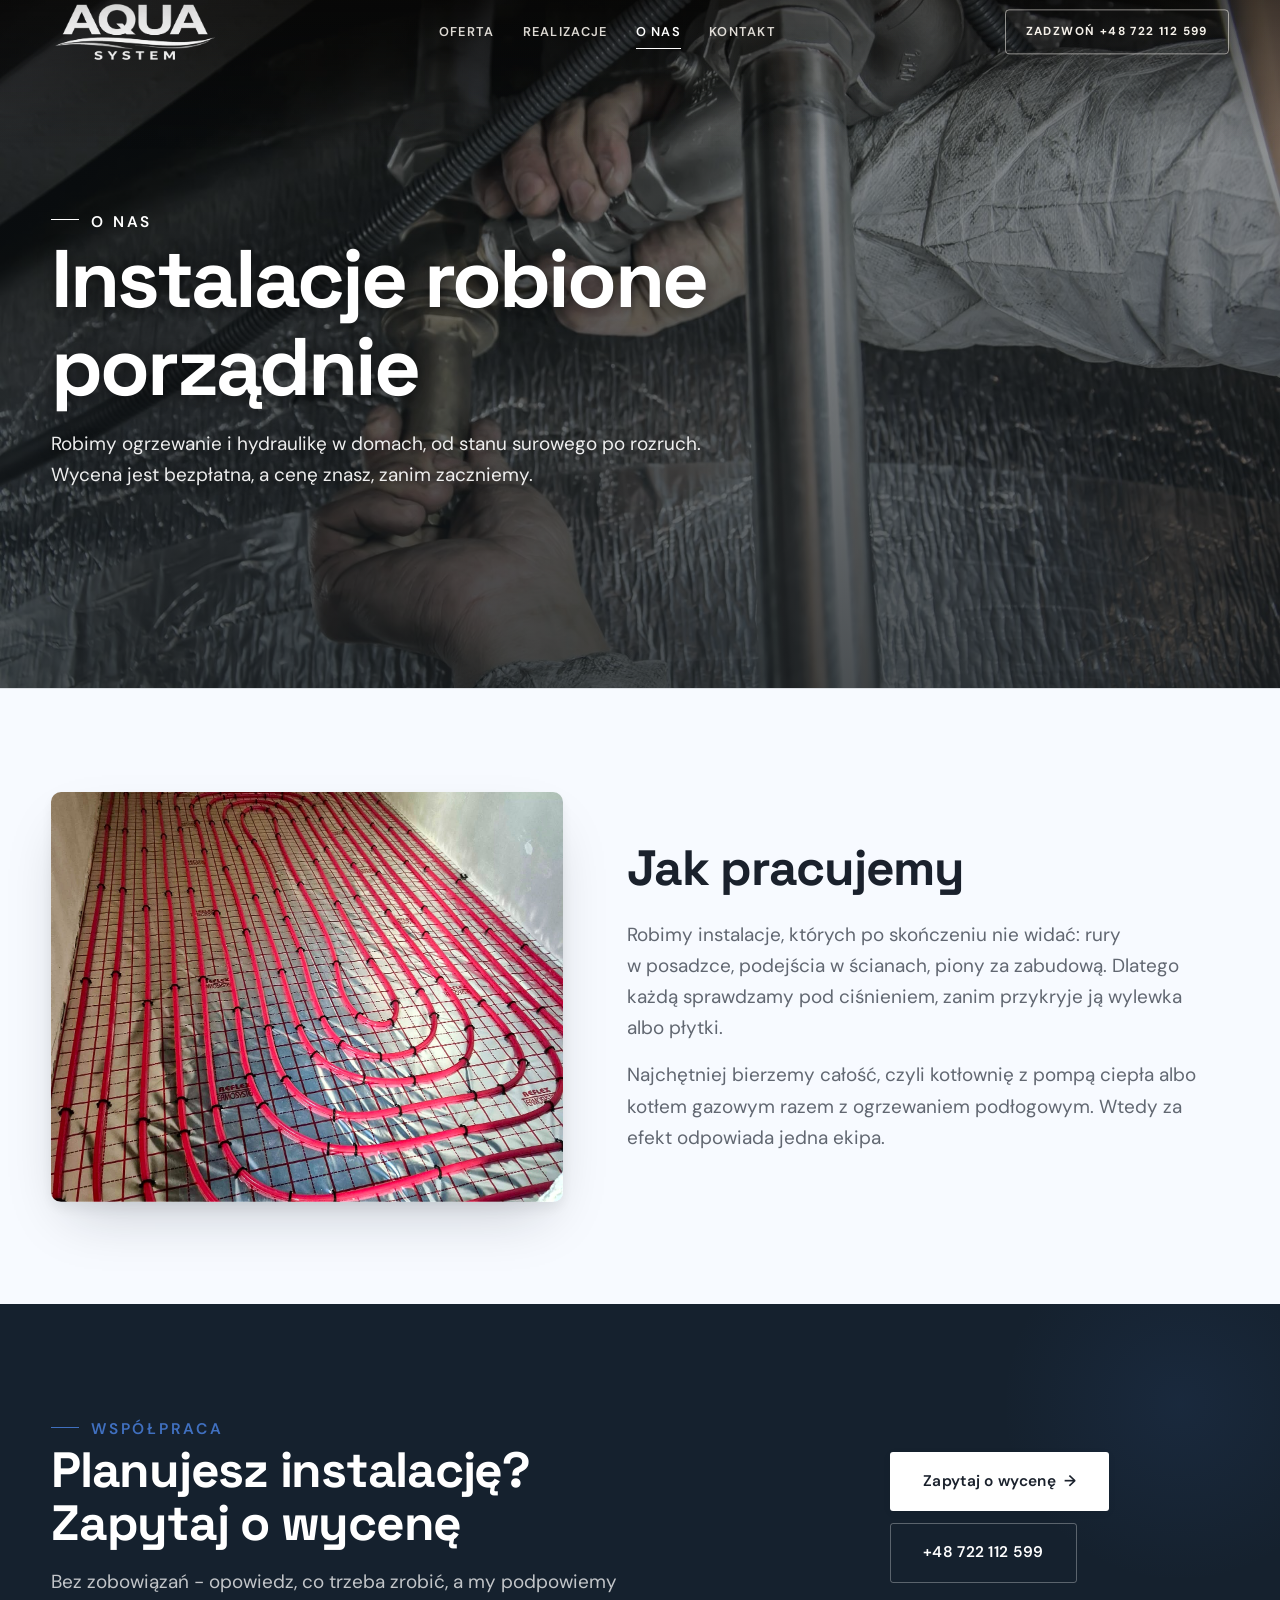
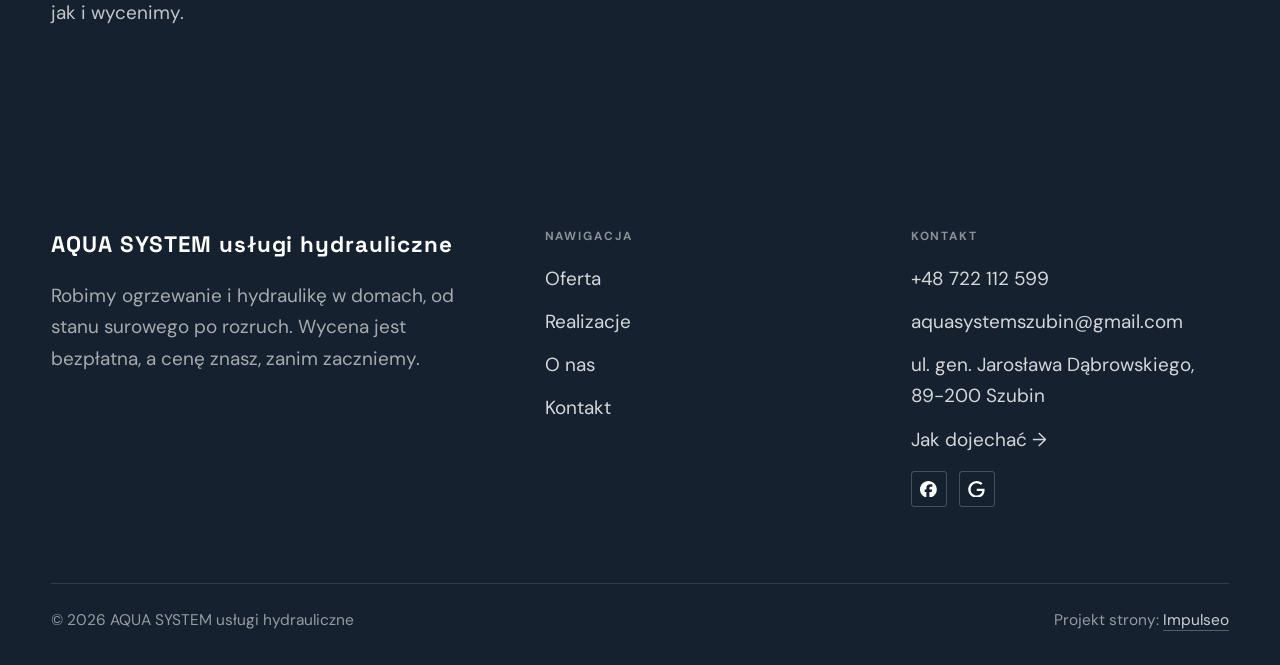
<file: o-nas.html>
<!DOCTYPE html>
<html lang="pl">
<head>
<meta charset="UTF-8">
<meta name="viewport" content="width=device-width, initial-scale=1.0">
<title>O nas - AQUA SYSTEM usługi hydrauliczne</title>
<meta name="description" content="Kotłownie, pompy ciepła, ogrzewanie podłogowe i instalacje wod-kan w Szubinie i okolicy. Bezpłatna wycena, cenę znasz z góry. Zadzwoń: +48 722 112 599.">
<link rel="canonical" href="https://impulseo-pl.github.io/aqua-system-uslugi-hydrauliczne/o-nas.html">
<meta name="robots" content="noindex, nofollow">
<meta property="og:type" content="website">
<meta property="og:locale" content="pl_PL">
<meta property="og:site_name" content="AQUA SYSTEM usługi hydrauliczne">
<meta property="og:title" content="O nas - AQUA SYSTEM usługi hydrauliczne">
<meta property="og:description" content="Kotłownie, pompy ciepła, ogrzewanie podłogowe i instalacje wod-kan w Szubinie i okolicy. Bezpłatna wycena, cenę znasz z góry. Zadzwoń: +48 722 112 599.">
<meta property="og:url" content="https://impulseo-pl.github.io/aqua-system-uslugi-hydrauliczne/o-nas.html">
<meta property="og:image" content="https://impulseo-pl.github.io/aqua-system-uslugi-hydrauliczne/img/og.jpg">
<meta property="og:image:width" content="1200">
<meta property="og:image:height" content="630">
<meta name="twitter:card" content="summary_large_image">
<link rel="preconnect" href="https://fonts.googleapis.com">
<link rel="preconnect" href="https://fonts.gstatic.com" crossorigin>
<link href="https://fonts.googleapis.com/css2?family=Space+Grotesk:wght@500;600;700&family=DM+Sans:opsz,wght@9..40,400;9..40,500;9..40,600&display=swap" rel="stylesheet">
<link rel="stylesheet" href="assets/styles.css?v=acd6c547">
<style id="logo-na-ciemnym">.brand-logo{transition:filter .35s ease}.nav:not(.nav-solid) .brand-logo{filter:brightness(0) invert(1)}</style>
</head>
<body>

<header class="nav">
  <div class="wrap nav-inner">
    <a class="brand brand-has-logo" href="index.html"><img class="brand-logo" src="img/logo.png" alt="AQUA SYSTEM usługi hydrauliczne" width="941" height="359" decoding="async"></a>
    <nav class="nav-links">
      <a href="oferta.html">Oferta</a>
      <a href="realizacje.html">Realizacje</a>
      <a href="o-nas.html" class="active" aria-current="page">O nas</a>
      <a href="kontakt.html">Kontakt</a>
      <a href="tel:+48722112599" class="btn btn-accent">Zadzwoń +48 722 112 599</a>
    </nav>
    <button class="nav-toggle" aria-label="Menu"><span></span><span></span><span></span></button>
  </div>
</header>

<main>
<section class="pagehead">
  <img src="img/g15.jpg" alt="AQUA SYSTEM usługi hydrauliczne - Instalacje robione porządnie" width="1880" height="1253" decoding="async">
  <div class="wrap">
    <span class="eyebrow">O nas</span>
    <h1>Instalacje robione porządnie</h1>
    <p>Robimy ogrzewanie i hydraulikę w domach, od stanu surowego po rozruch. Wycena jest bezpłatna, a cenę znasz, zanim zaczniemy.</p>
  </div>
</section>
<section>
  <div class="wrap split">
    <div class="split-art reveal"><img src="img/g3.jpg" alt="AQUA SYSTEM usługi hydrauliczne" loading="lazy" width="1536" height="2048" decoding="async"></div>
    <div class="split-copy reveal">
      <h2>Jak pracujemy</h2>
      <p class="muted">Robimy instalacje, których po skończeniu nie widać: rury w posadzce, podejścia w ścianach, piony za zabudową. Dlatego każdą sprawdzamy pod ciśnieniem, zanim przykryje ją wylewka albo płytki.</p>
      <p class="muted">Najchętniej bierzemy całość, czyli kotłownię z pompą ciepła albo kotłem gazowym razem z ogrzewaniem podłogowym. Wtedy za efekt odpowiada jedna ekipa.</p>
    </div>
  </div>
</section>


<section class="cta">
  <div class="wrap">
    <div class="reveal">
      <span class="eyebrow">Współpraca</span>
      <h2>Planujesz instalację? Zapytaj o wycenę</h2>
      <p>Bez zobowiązań - opowiedz, co trzeba zrobić, a my podpowiemy jak i wycenimy.</p>
    </div>
    <div class="cta-actions reveal">
      <a href="kontakt.html" class="btn btn-light">Zapytaj o wycenę <span class="arr">→</span></a>
      <a href="tel:+48722112599" class="btn btn-ghost btn-ghost-cta">+48 722 112 599</a>
    </div>
  </div>
</section>
</main>

<footer>
  <div class="wrap">
    <div class="foot-grid">
      <div class="foot-brand">
        <div class="name">AQUA SYSTEM usługi hydrauliczne</div>
        <p>Robimy ogrzewanie i hydraulikę w domach, od stanu surowego po rozruch. Wycena jest bezpłatna, a cenę znasz, zanim zaczniemy.</p>
      </div>
      <div class="foot-col">
        <h4>Nawigacja</h4>
        <a href="oferta.html">Oferta</a>
        <a href="realizacje.html">Realizacje</a>
        <a href="o-nas.html">O nas</a>
        <a href="kontakt.html">Kontakt</a>
      </div>
      <div class="foot-col">
        <h4>Kontakt</h4>
        <a href="tel:+48722112599">+48 722 112 599</a>
        <a href="mailto:aquasystemszubin@gmail.com">aquasystemszubin@gmail.com</a>
        <p>ul. gen. Jarosława Dąbrowskiego, 89-200 Szubin</p>
        <a href="https://maps.google.com/?cid=11270333103193162074" target="_blank" rel="noopener">Jak dojechać →</a>
      <div class="foot-soc">
        <a class="soc" href="https://www.facebook.com/p/AQUA-System-us%C5%82ugi-hydrauliczne-61593145170596/" target="_blank" rel="noopener" aria-label="Facebook - AQUA SYSTEM usługi hydrauliczne"><svg viewBox="0 0 24 24" aria-hidden="true" focusable="false"><path d="M9.101 23.691v-7.98H6.627v-3.667h2.474v-1.58c0-4.085 1.848-5.978 5.858-5.978.401 0 .955.042 1.468.103a8.68 8.68 0 0 1 1.141.195v3.325a8.623 8.623 0 0 0-.653-.036 26.805 26.805 0 0 0-.733-.009c-.707 0-1.259.096-1.675.309a1.686 1.686 0 0 0-.679.622c-.258.42-.374.995-.374 1.752v1.297h3.919l-.386 2.103-.287 1.564h-3.246v8.245C19.396 23.238 24 18.179 24 12.044c0-6.627-5.373-12-12-12s-12 5.373-12 12c0 5.628 3.874 10.35 9.101 11.647Z" fill="currentColor"/></svg></a>
        <a class="soc" href="https://maps.google.com/?cid=11270333103193162074" target="_blank" rel="noopener" aria-label="Google - AQUA SYSTEM usługi hydrauliczne"><svg viewBox="0 0 24 24" aria-hidden="true" focusable="false"><path d="M12.48 10.92v3.28h7.84c-.24 1.84-.853 3.187-1.787 4.133-1.147 1.147-2.933 2.4-6.053 2.4-4.827 0-8.6-3.893-8.6-8.72s3.773-8.72 8.6-8.72c2.6 0 4.507 1.027 5.907 2.347l2.307-2.307C18.747 1.44 16.133 0 12.48 0 5.867 0 .307 5.387.307 12s5.56 12 12.173 12c3.573 0 6.267-1.173 8.373-3.36 2.16-2.16 2.84-5.213 2.84-7.667 0-.76-.053-1.467-.173-2.053H12.48z" fill="currentColor"/></svg></a>
      </div>
      </div>
    </div>
    <div class="foot-bot">
      <span>© 2026 AQUA SYSTEM usługi hydrauliczne</span>
      <span>Projekt strony: <a class="foot-credit" href="https://impulseo.pl" target="_blank" rel="noopener">Impulseo</a></span>
    </div>
  </div>
</footer>
<div class="sticky-call"><a class="sc-call" href="tel:+48722112599"><svg class="ico-tel" width="16" height="16" viewBox="0 0 24 24" fill="none" aria-hidden="true"><path d="M6.6 10.8a15.5 15.5 0 0 0 6.6 6.6l2.2-2.2a1 1 0 0 1 1-.24 11.4 11.4 0 0 0 3.6.58 1 1 0 0 1 1 1V20a1 1 0 0 1-1 1A17 17 0 0 1 3 4a1 1 0 0 1 1-1h3.5a1 1 0 0 1 1 1c0 1.25.2 2.46.58 3.6a1 1 0 0 1-.25 1l-2.23 2.2Z" fill="currentColor"/></svg> Zadzwoń</a><a class="sc-quote" href="kontakt.html">Zapytaj o wycenę</a></div>
<div class="demo-wazne" data-do="2026-12-01" data-cykl="3" hidden><svg class="dw-ico" width="13" height="13" viewBox="0 0 24 24" fill="none" aria-hidden="true"><circle cx="12" cy="12" r="8.6" stroke="currentColor" stroke-width="1.8"/><path d="M12 7.2V12l3.3 2" stroke="currentColor" stroke-width="1.8" stroke-linecap="round"/></svg><span class="dw-txt"></span></div>

<script src="assets/main.js"></script>
</body>
</html>
</file>
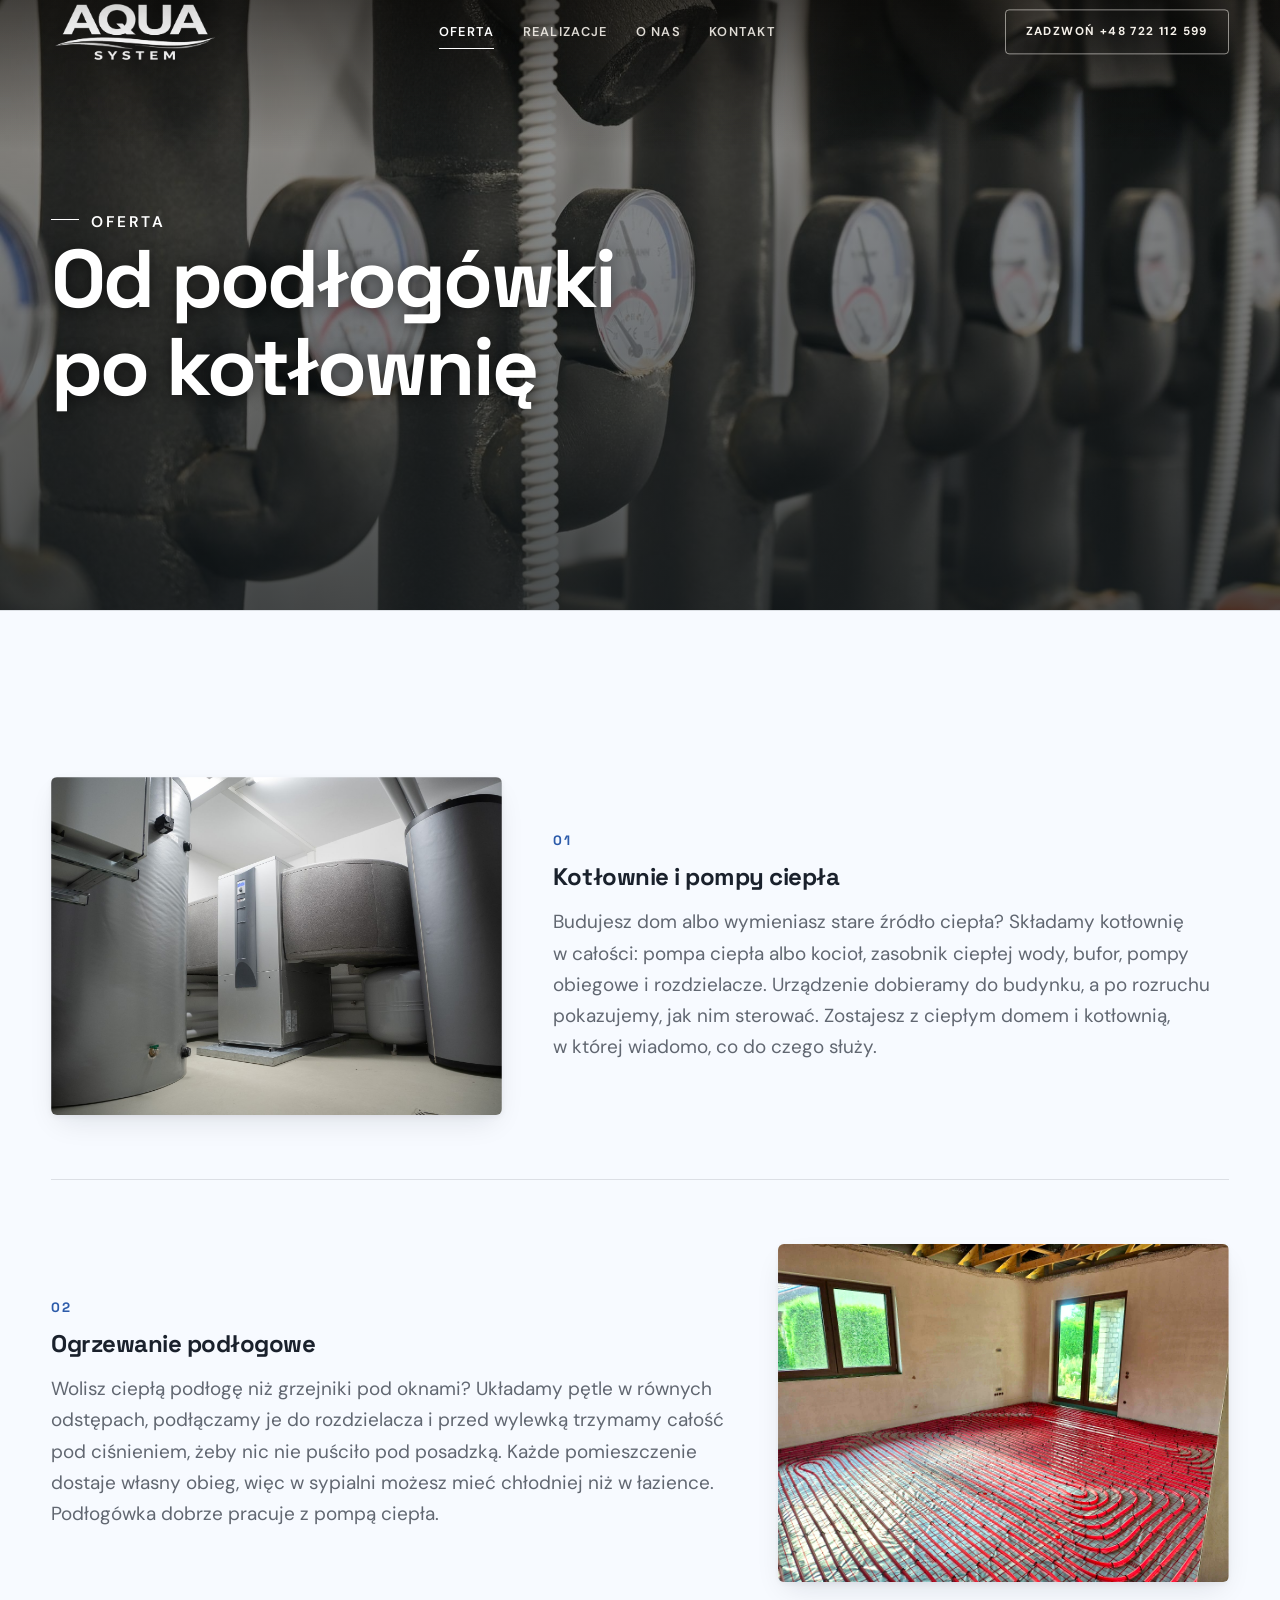
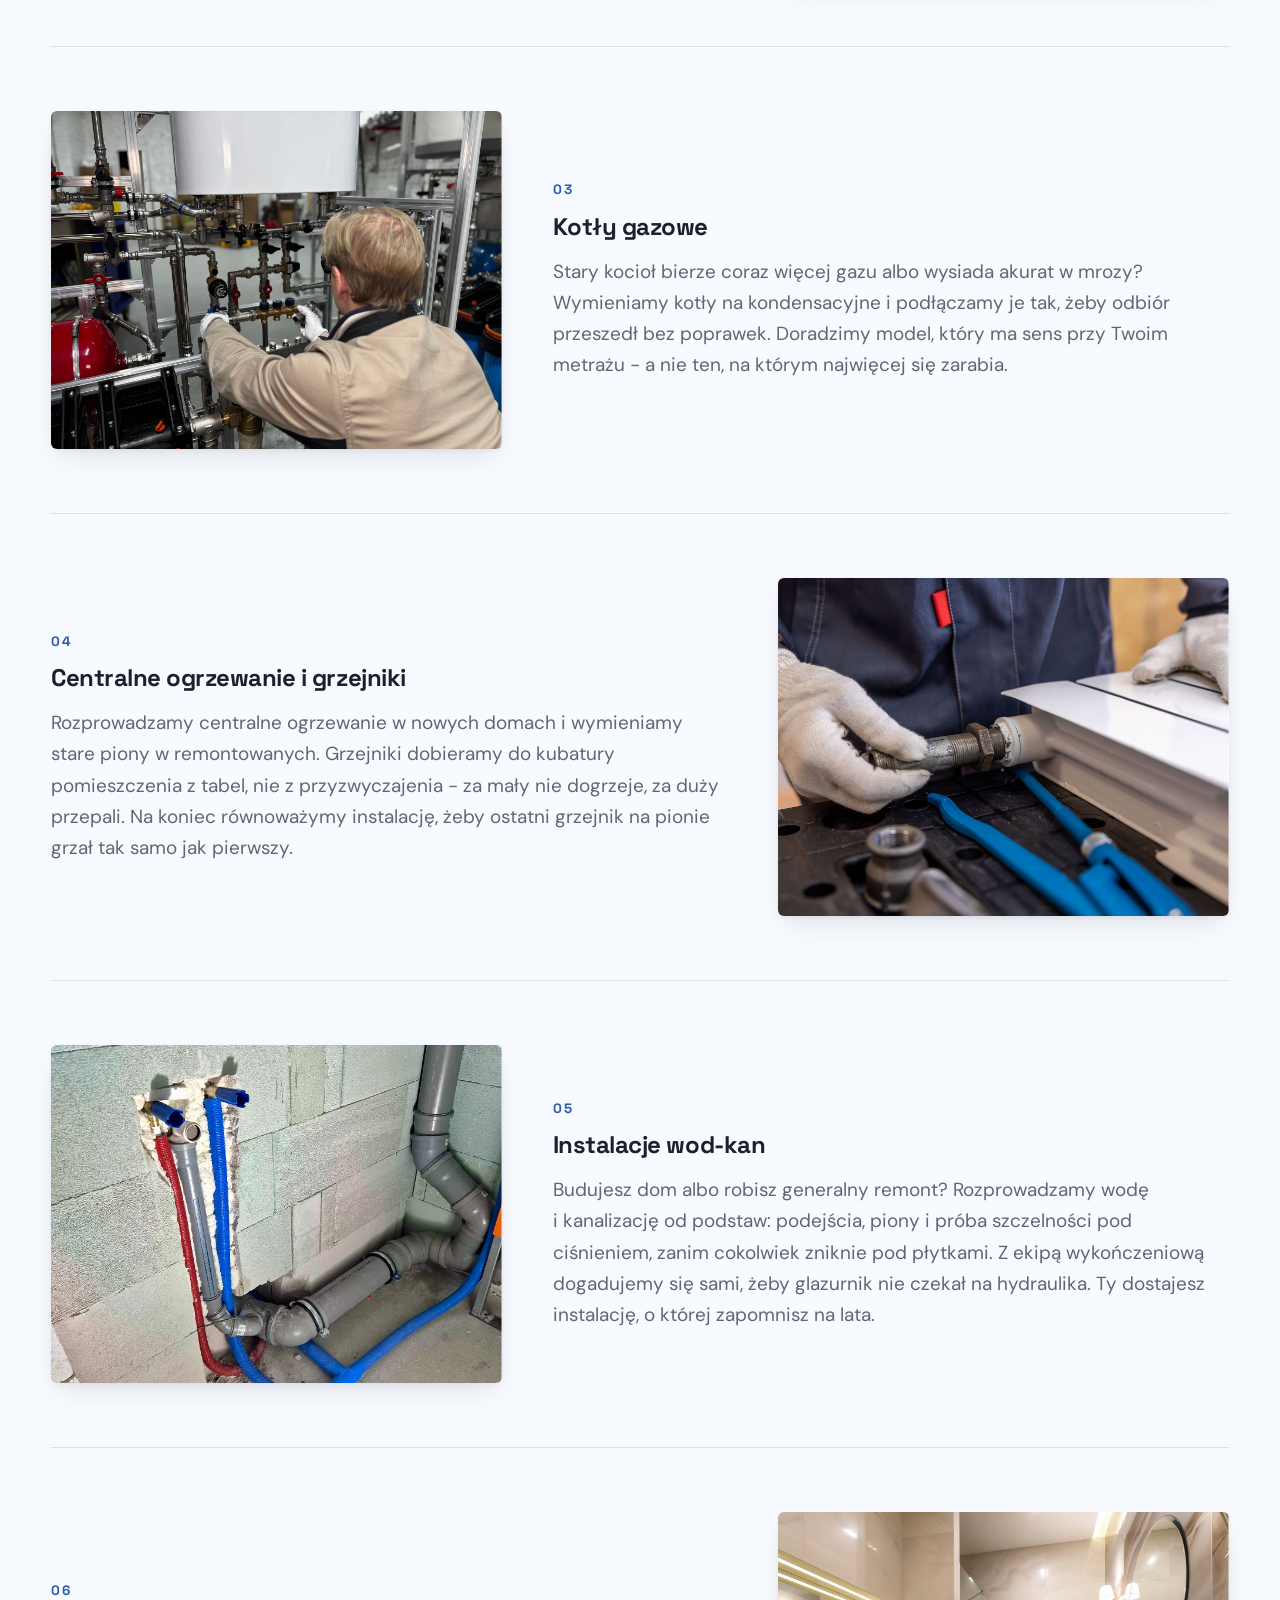
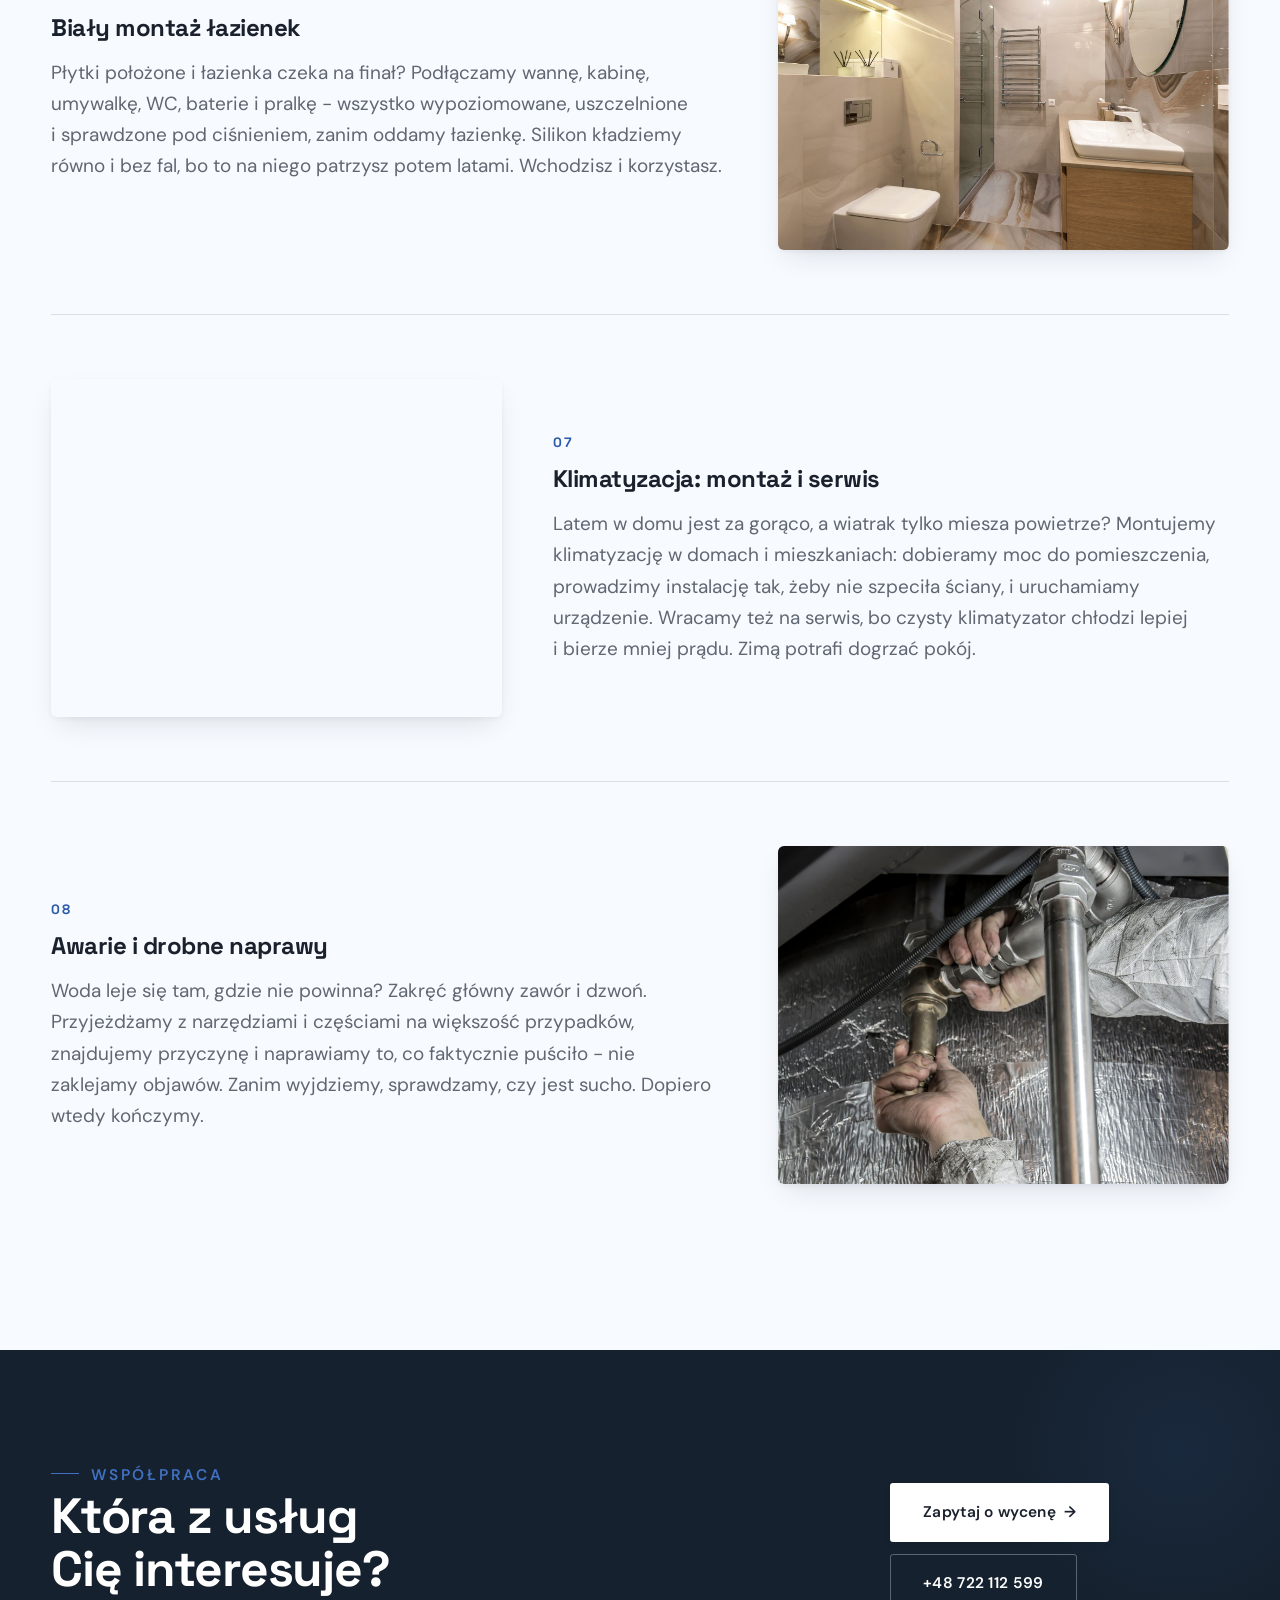
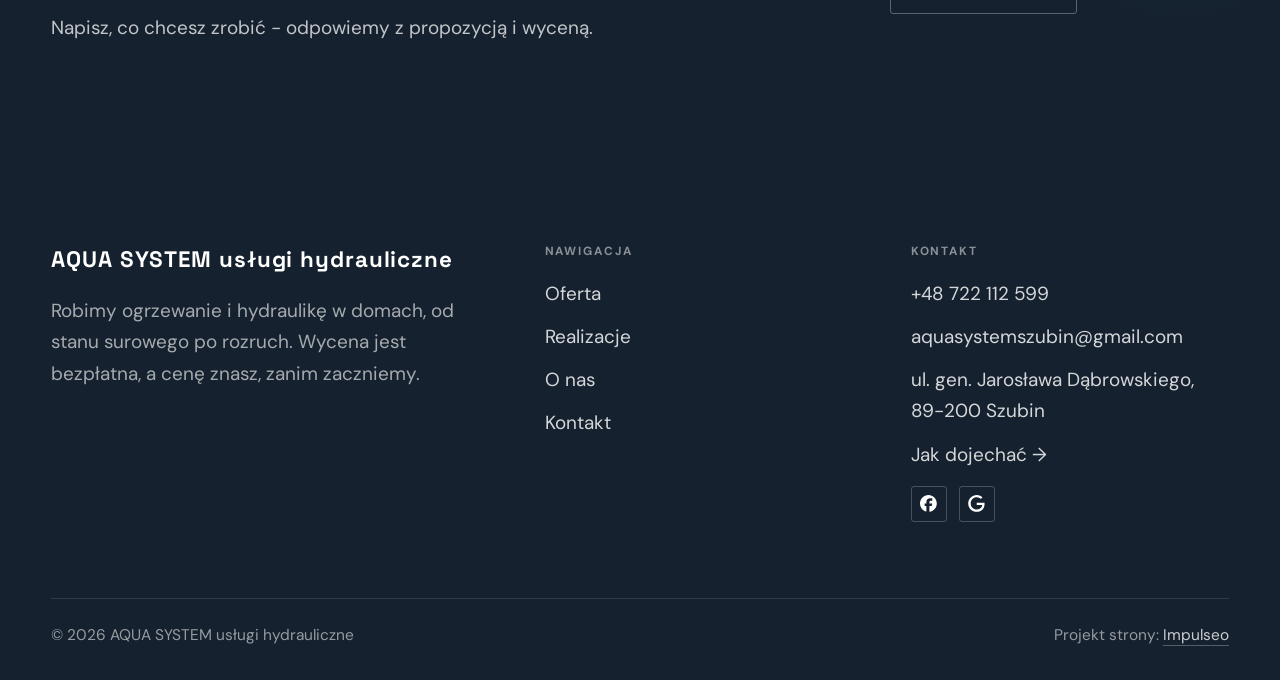
<file: oferta.html>
<!DOCTYPE html>
<html lang="pl">
<head>
<meta charset="UTF-8">
<meta name="viewport" content="width=device-width, initial-scale=1.0">
<title>Oferta - AQUA SYSTEM usługi hydrauliczne</title>
<meta name="description" content="Kotłownie, pompy ciepła, ogrzewanie podłogowe i instalacje wod-kan w Szubinie i okolicy. Bezpłatna wycena, cenę znasz z góry. Zadzwoń: +48 722 112 599.">
<link rel="canonical" href="https://impulseo-pl.github.io/aqua-system-uslugi-hydrauliczne/oferta.html">
<meta name="robots" content="noindex, nofollow">
<meta property="og:type" content="website">
<meta property="og:locale" content="pl_PL">
<meta property="og:site_name" content="AQUA SYSTEM usługi hydrauliczne">
<meta property="og:title" content="Oferta - AQUA SYSTEM usługi hydrauliczne">
<meta property="og:description" content="Kotłownie, pompy ciepła, ogrzewanie podłogowe i instalacje wod-kan w Szubinie i okolicy. Bezpłatna wycena, cenę znasz z góry. Zadzwoń: +48 722 112 599.">
<meta property="og:url" content="https://impulseo-pl.github.io/aqua-system-uslugi-hydrauliczne/oferta.html">
<meta property="og:image" content="https://impulseo-pl.github.io/aqua-system-uslugi-hydrauliczne/img/og.jpg">
<meta property="og:image:width" content="1200">
<meta property="og:image:height" content="630">
<meta name="twitter:card" content="summary_large_image">
<link rel="preconnect" href="https://fonts.googleapis.com">
<link rel="preconnect" href="https://fonts.gstatic.com" crossorigin>
<link href="https://fonts.googleapis.com/css2?family=Space+Grotesk:wght@500;600;700&family=DM+Sans:opsz,wght@9..40,400;9..40,500;9..40,600&display=swap" rel="stylesheet">
<link rel="stylesheet" href="assets/styles.css?v=acd6c547">
<style id="logo-na-ciemnym">.brand-logo{transition:filter .35s ease}.nav:not(.nav-solid) .brand-logo{filter:brightness(0) invert(1)}</style>
</head>
<body>

<header class="nav">
  <div class="wrap nav-inner">
    <a class="brand brand-has-logo" href="index.html"><img class="brand-logo" src="img/logo.png" alt="AQUA SYSTEM usługi hydrauliczne" width="941" height="359" decoding="async"></a>
    <nav class="nav-links">
      <a href="oferta.html" class="active" aria-current="page">Oferta</a>
      <a href="realizacje.html">Realizacje</a>
      <a href="o-nas.html">O nas</a>
      <a href="kontakt.html">Kontakt</a>
      <a href="tel:+48722112599" class="btn btn-accent">Zadzwoń +48 722 112 599</a>
    </nav>
    <button class="nav-toggle" aria-label="Menu"><span></span><span></span><span></span></button>
  </div>
</header>

<main>
<section class="pagehead">
  <img src="img/s2.jpg" alt="AQUA SYSTEM usługi hydrauliczne - Od podłogówki po kotłownię" width="1880" height="1251" decoding="async">
  <div class="wrap">
    <span class="eyebrow">Oferta</span>
    <h1>Od podłogówki po kotłownię</h1>
  </div>
</section>
<section>
  <div class="wrap">
    <div class="svc-row reveal">
      <div class="svc-row-art"><img src="img/g11.jpg" alt="Kotłownie i pompy ciepła" loading="lazy" width="1880" height="1253" decoding="async"></div>
      <div>
        <span class="num">01</span>
        <h3>Kotłownie i pompy ciepła</h3>
        <p class="muted">Budujesz dom albo wymieniasz stare źródło ciepła? Składamy kotłownię w całości: pompa ciepła albo kocioł, zasobnik ciepłej wody, bufor, pompy obiegowe i rozdzielacze. Urządzenie dobieramy do budynku, a po rozruchu pokazujemy, jak nim sterować. Zostajesz z ciepłym domem i kotłownią, w której wiadomo, co do czego służy.</p>
      </div>
    </div>
    <div class="svc-row rev reveal">
      <div class="svc-row-art"><img src="img/about.jpg" alt="Ogrzewanie podłogowe" loading="lazy" width="2048" height="1536" decoding="async"></div>
      <div>
        <span class="num">02</span>
        <h3>Ogrzewanie podłogowe</h3>
        <p class="muted">Wolisz ciepłą podłogę niż grzejniki pod oknami? Układamy pętle w równych odstępach, podłączamy je do rozdzielacza i przed wylewką trzymamy całość pod ciśnieniem, żeby nic nie puściło pod posadzką. Każde pomieszczenie dostaje własny obieg, więc w sypialni możesz mieć chłodniej niż w łazience. Podłogówka dobrze pracuje z pompą ciepła.</p>
      </div>
    </div>
    <div class="svc-row reveal">
      <div class="svc-row-art"><img src="img/g14.jpg" alt="Kotły gazowe" loading="lazy" width="1733" height="1300" decoding="async"></div>
      <div>
        <span class="num">03</span>
        <h3>Kotły gazowe</h3>
        <p class="muted">Stary kocioł bierze coraz więcej gazu albo wysiada akurat w mrozy? Wymieniamy kotły na kondensacyjne i podłączamy je tak, żeby odbiór przeszedł bez poprawek. Doradzimy model, który ma sens przy Twoim metrażu - a nie ten, na którym najwięcej się zarabia.</p>
      </div>
    </div>
    <div class="svc-row rev reveal">
      <div class="svc-row-art"><img src="img/g13.jpg" alt="Centralne ogrzewanie i grzejniki" loading="lazy" width="1880" height="1253" decoding="async"></div>
      <div>
        <span class="num">04</span>
        <h3>Centralne ogrzewanie i grzejniki</h3>
        <p class="muted">Rozprowadzamy centralne ogrzewanie w nowych domach i wymieniamy stare piony w remontowanych. Grzejniki dobieramy do kubatury pomieszczenia z tabel, nie z przyzwyczajenia - za mały nie dogrzeje, za duży przepali. Na koniec równoważymy instalację, żeby ostatni grzejnik na pionie grzał tak samo jak pierwszy.</p>
      </div>
    </div>
    <div class="svc-row reveal">
      <div class="svc-row-art"><img src="img/g4.jpg" alt="Instalacje wod-kan" loading="lazy" width="1536" height="2048" decoding="async"></div>
      <div>
        <span class="num">05</span>
        <h3>Instalacje wod-kan</h3>
        <p class="muted">Budujesz dom albo robisz generalny remont? Rozprowadzamy wodę i kanalizację od podstaw: podejścia, piony i próba szczelności pod ciśnieniem, zanim cokolwiek zniknie pod płytkami. Z ekipą wykończeniową dogadujemy się sami, żeby glazurnik nie czekał na hydraulika. Ty dostajesz instalację, o której zapomnisz na lata.</p>
      </div>
    </div>
    <div class="svc-row rev reveal">
      <div class="svc-row-art"><img src="img/s3.jpg" alt="Biały montaż łazienek" loading="lazy" width="1880" height="1255" decoding="async"></div>
      <div>
        <span class="num">06</span>
        <h3>Biały montaż łazienek</h3>
        <p class="muted">Płytki położone i łazienka czeka na finał? Podłączamy wannę, kabinę, umywalkę, WC, baterie i pralkę - wszystko wypoziomowane, uszczelnione i sprawdzone pod ciśnieniem, zanim oddamy łazienkę. Silikon kładziemy równo i bez fal, bo to na niego patrzysz potem latami. Wchodzisz i korzystasz.</p>
      </div>
    </div>
    <div class="svc-row reveal">
      <div class="svc-row-art"><img src="img/s1.jpg" alt="Klimatyzacja: montaż i serwis" loading="lazy" width="1880" height="1253" decoding="async"></div>
      <div>
        <span class="num">07</span>
        <h3>Klimatyzacja: montaż i serwis</h3>
        <p class="muted">Latem w domu jest za gorąco, a wiatrak tylko miesza powietrze? Montujemy klimatyzację w domach i mieszkaniach: dobieramy moc do pomieszczenia, prowadzimy instalację tak, żeby nie szpeciła ściany, i uruchamiamy urządzenie. Wracamy też na serwis, bo czysty klimatyzator chłodzi lepiej i bierze mniej prądu. Zimą potrafi dogrzać pokój.</p>
      </div>
    </div>
    <div class="svc-row rev reveal">
      <div class="svc-row-art"><img src="img/g15.jpg" alt="Awarie i drobne naprawy" loading="lazy" width="1880" height="1253" decoding="async"></div>
      <div>
        <span class="num">08</span>
        <h3>Awarie i drobne naprawy</h3>
        <p class="muted">Woda leje się tam, gdzie nie powinna? Zakręć główny zawór i dzwoń. Przyjeżdżamy z narzędziami i częściami na większość przypadków, znajdujemy przyczynę i naprawiamy to, co faktycznie puściło - nie zaklejamy objawów. Zanim wyjdziemy, sprawdzamy, czy jest sucho. Dopiero wtedy kończymy.</p>
      </div>
    </div>
  </div>
</section>

<section class="cta">
  <div class="wrap">
    <div class="reveal">
      <span class="eyebrow">Współpraca</span>
      <h2>Która z usług Cię interesuje?</h2>
      <p>Napisz, co chcesz zrobić - odpowiemy z propozycją i wyceną.</p>
    </div>
    <div class="cta-actions reveal">
      <a href="kontakt.html" class="btn btn-light">Zapytaj o wycenę <span class="arr">→</span></a>
      <a href="tel:+48722112599" class="btn btn-ghost btn-ghost-cta">+48 722 112 599</a>
    </div>
  </div>
</section>
</main>

<footer>
  <div class="wrap">
    <div class="foot-grid">
      <div class="foot-brand">
        <div class="name">AQUA SYSTEM usługi hydrauliczne</div>
        <p>Robimy ogrzewanie i hydraulikę w domach, od stanu surowego po rozruch. Wycena jest bezpłatna, a cenę znasz, zanim zaczniemy.</p>
      </div>
      <div class="foot-col">
        <h4>Nawigacja</h4>
        <a href="oferta.html">Oferta</a>
        <a href="realizacje.html">Realizacje</a>
        <a href="o-nas.html">O nas</a>
        <a href="kontakt.html">Kontakt</a>
      </div>
      <div class="foot-col">
        <h4>Kontakt</h4>
        <a href="tel:+48722112599">+48 722 112 599</a>
        <a href="mailto:aquasystemszubin@gmail.com">aquasystemszubin@gmail.com</a>
        <p>ul. gen. Jarosława Dąbrowskiego, 89-200 Szubin</p>
        <a href="https://maps.google.com/?cid=11270333103193162074" target="_blank" rel="noopener">Jak dojechać →</a>
      <div class="foot-soc">
        <a class="soc" href="https://www.facebook.com/p/AQUA-System-us%C5%82ugi-hydrauliczne-61593145170596/" target="_blank" rel="noopener" aria-label="Facebook - AQUA SYSTEM usługi hydrauliczne"><svg viewBox="0 0 24 24" aria-hidden="true" focusable="false"><path d="M9.101 23.691v-7.98H6.627v-3.667h2.474v-1.58c0-4.085 1.848-5.978 5.858-5.978.401 0 .955.042 1.468.103a8.68 8.68 0 0 1 1.141.195v3.325a8.623 8.623 0 0 0-.653-.036 26.805 26.805 0 0 0-.733-.009c-.707 0-1.259.096-1.675.309a1.686 1.686 0 0 0-.679.622c-.258.42-.374.995-.374 1.752v1.297h3.919l-.386 2.103-.287 1.564h-3.246v8.245C19.396 23.238 24 18.179 24 12.044c0-6.627-5.373-12-12-12s-12 5.373-12 12c0 5.628 3.874 10.35 9.101 11.647Z" fill="currentColor"/></svg></a>
        <a class="soc" href="https://maps.google.com/?cid=11270333103193162074" target="_blank" rel="noopener" aria-label="Google - AQUA SYSTEM usługi hydrauliczne"><svg viewBox="0 0 24 24" aria-hidden="true" focusable="false"><path d="M12.48 10.92v3.28h7.84c-.24 1.84-.853 3.187-1.787 4.133-1.147 1.147-2.933 2.4-6.053 2.4-4.827 0-8.6-3.893-8.6-8.72s3.773-8.72 8.6-8.72c2.6 0 4.507 1.027 5.907 2.347l2.307-2.307C18.747 1.44 16.133 0 12.48 0 5.867 0 .307 5.387.307 12s5.56 12 12.173 12c3.573 0 6.267-1.173 8.373-3.36 2.16-2.16 2.84-5.213 2.84-7.667 0-.76-.053-1.467-.173-2.053H12.48z" fill="currentColor"/></svg></a>
      </div>
      </div>
    </div>
    <div class="foot-bot">
      <span>© 2026 AQUA SYSTEM usługi hydrauliczne</span>
      <span>Projekt strony: <a class="foot-credit" href="https://impulseo.pl" target="_blank" rel="noopener">Impulseo</a></span>
    </div>
  </div>
</footer>
<div class="sticky-call"><a class="sc-call" href="tel:+48722112599"><svg class="ico-tel" width="16" height="16" viewBox="0 0 24 24" fill="none" aria-hidden="true"><path d="M6.6 10.8a15.5 15.5 0 0 0 6.6 6.6l2.2-2.2a1 1 0 0 1 1-.24 11.4 11.4 0 0 0 3.6.58 1 1 0 0 1 1 1V20a1 1 0 0 1-1 1A17 17 0 0 1 3 4a1 1 0 0 1 1-1h3.5a1 1 0 0 1 1 1c0 1.25.2 2.46.58 3.6a1 1 0 0 1-.25 1l-2.23 2.2Z" fill="currentColor"/></svg> Zadzwoń</a><a class="sc-quote" href="kontakt.html">Zapytaj o wycenę</a></div>
<div class="demo-wazne" data-do="2026-12-01" data-cykl="3" hidden><svg class="dw-ico" width="13" height="13" viewBox="0 0 24 24" fill="none" aria-hidden="true"><circle cx="12" cy="12" r="8.6" stroke="currentColor" stroke-width="1.8"/><path d="M12 7.2V12l3.3 2" stroke="currentColor" stroke-width="1.8" stroke-linecap="round"/></svg><span class="dw-txt"></span></div>

<script src="assets/main.js"></script>
</body>
</html>
</file>
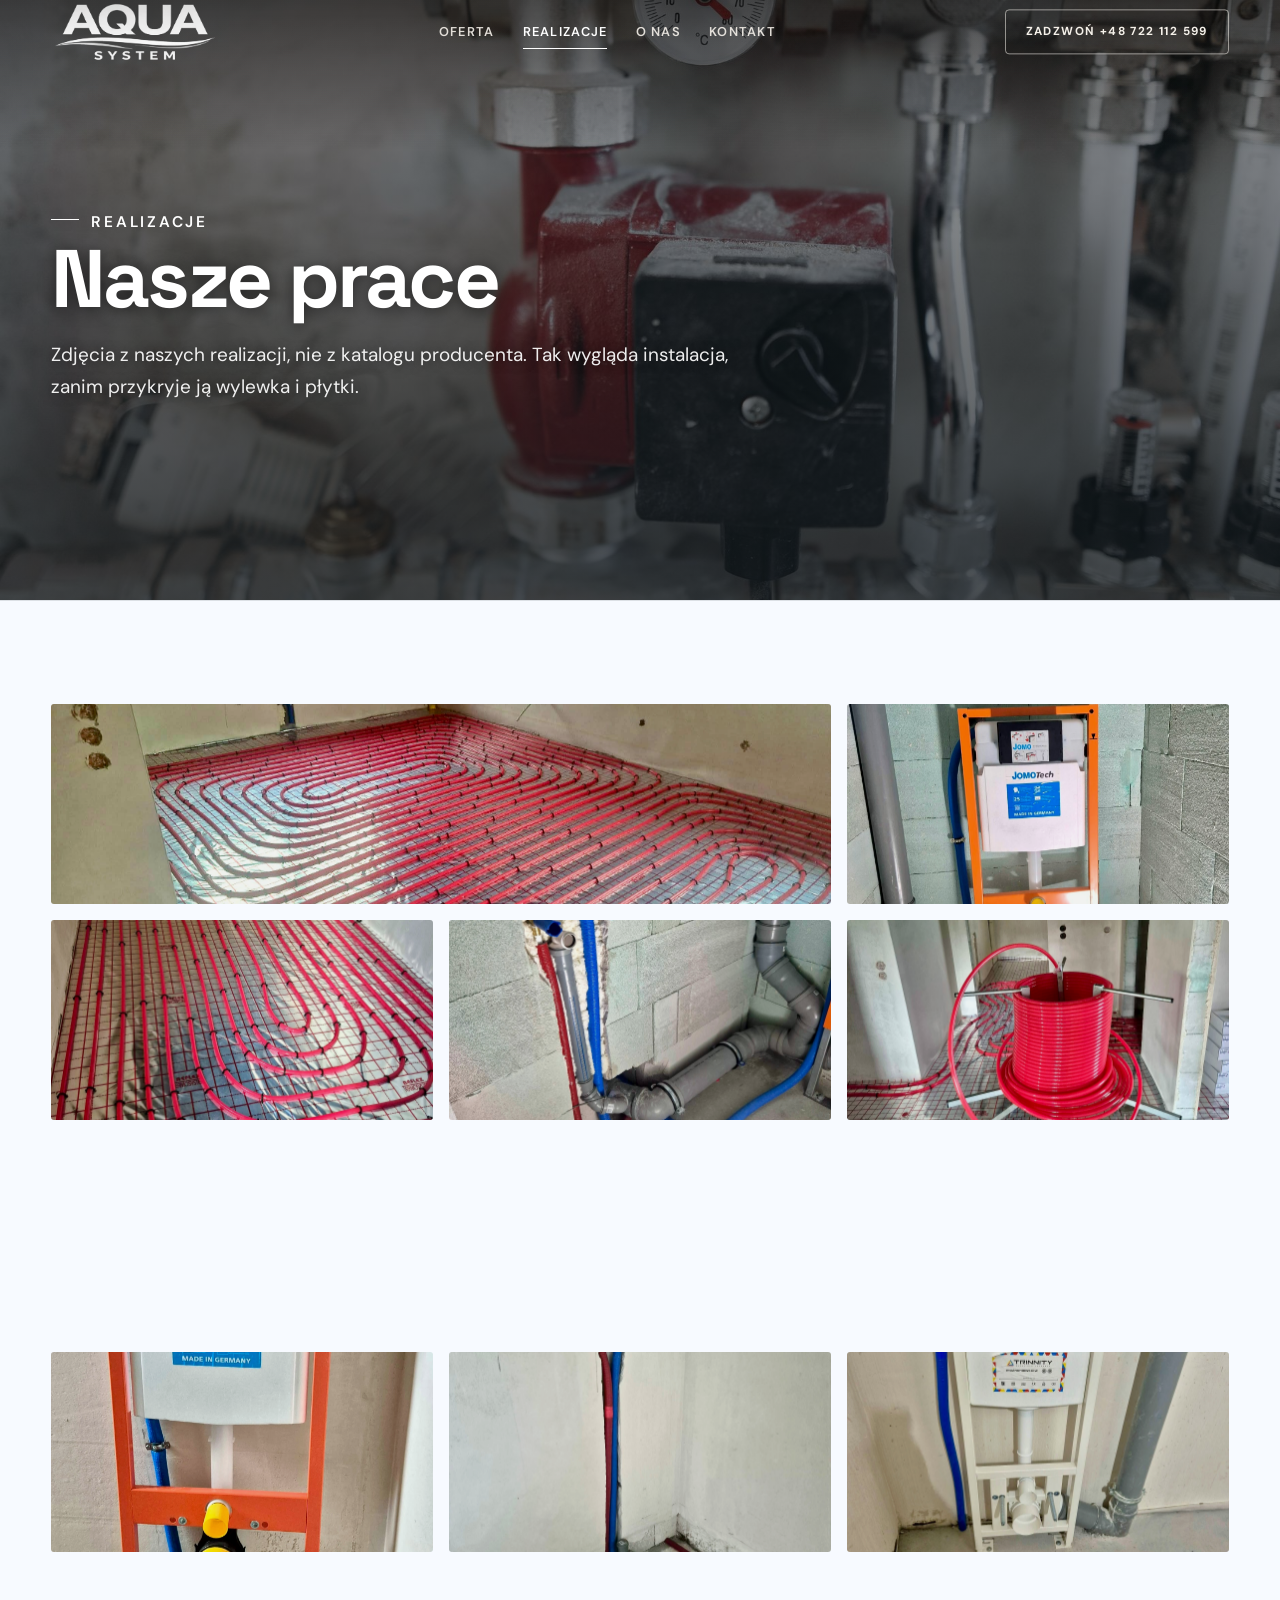
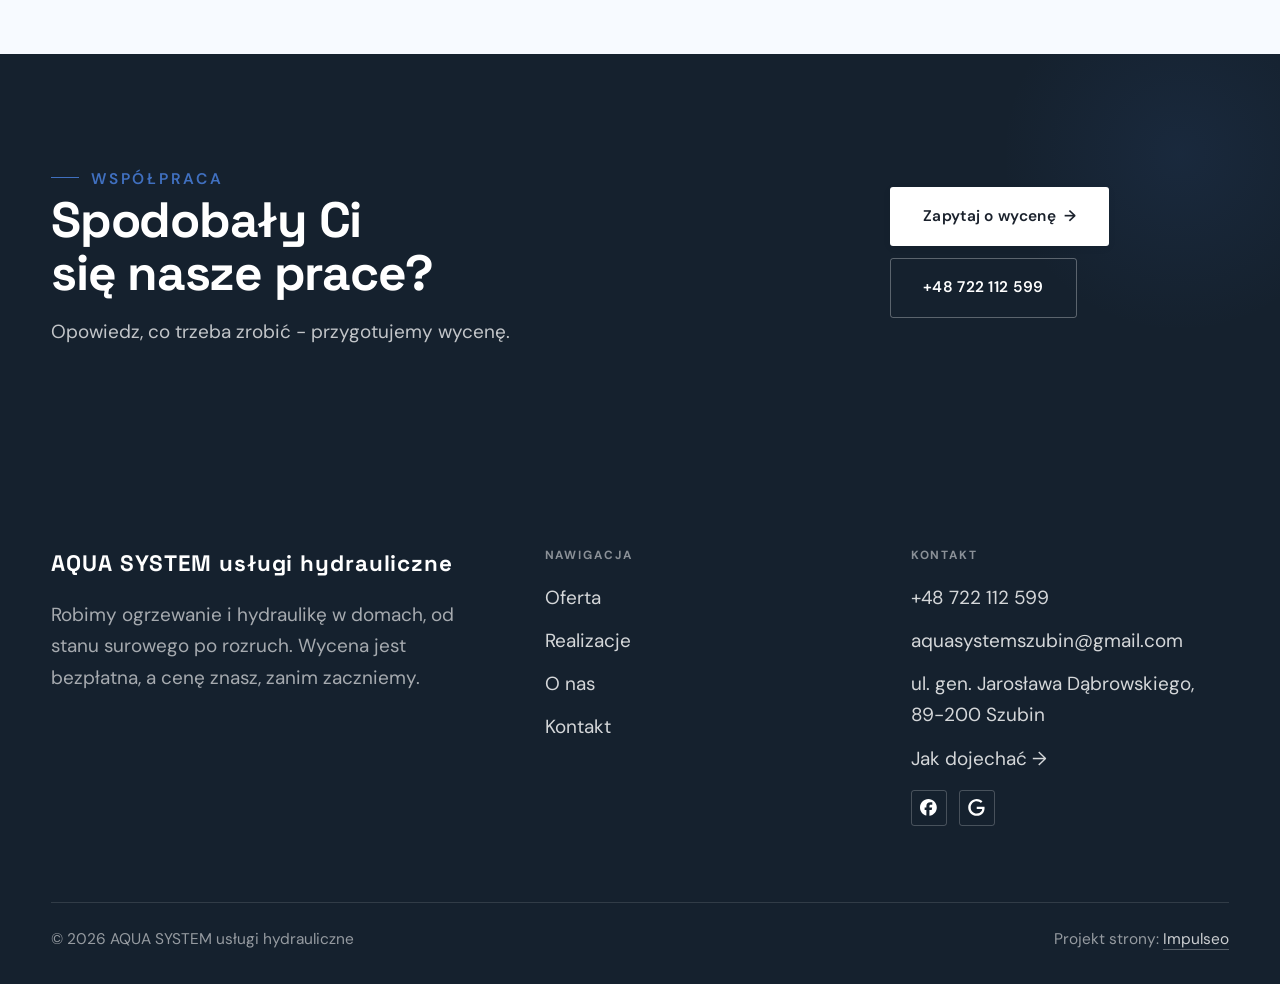
<file: realizacje.html>
<!DOCTYPE html>
<html lang="pl">
<head>
<meta charset="UTF-8">
<meta name="viewport" content="width=device-width, initial-scale=1.0">
<title>Realizacje - AQUA SYSTEM usługi hydrauliczne</title>
<meta name="description" content="Realizacje AQUA SYSTEM usługi hydrauliczne: Ogrzewanie podłogowe w salonie, Stelaż podtynkowy i pion, Pętle ogrzewania podłogowego, Podejścia wodno-kanalizacyjne, Układanie rur podłogówki">
<link rel="canonical" href="https://impulseo-pl.github.io/aqua-system-uslugi-hydrauliczne/realizacje.html">
<meta name="robots" content="noindex, nofollow">
<meta property="og:type" content="website">
<meta property="og:locale" content="pl_PL">
<meta property="og:site_name" content="AQUA SYSTEM usługi hydrauliczne">
<meta property="og:title" content="Realizacje - AQUA SYSTEM usługi hydrauliczne">
<meta property="og:description" content="Realizacje AQUA SYSTEM usługi hydrauliczne: Ogrzewanie podłogowe w salonie, Stelaż podtynkowy i pion, Pętle ogrzewania podłogowego, Podejścia wodno-kanalizacyjne, Układanie rur podłogówki">
<meta property="og:url" content="https://impulseo-pl.github.io/aqua-system-uslugi-hydrauliczne/realizacje.html">
<meta property="og:image" content="https://impulseo-pl.github.io/aqua-system-uslugi-hydrauliczne/img/og.jpg">
<meta property="og:image:width" content="1200">
<meta property="og:image:height" content="630">
<meta name="twitter:card" content="summary_large_image">
<link rel="preconnect" href="https://fonts.googleapis.com">
<link rel="preconnect" href="https://fonts.gstatic.com" crossorigin>
<link href="https://fonts.googleapis.com/css2?family=Space+Grotesk:wght@500;600;700&family=DM+Sans:opsz,wght@9..40,400;9..40,500;9..40,600&display=swap" rel="stylesheet">
<link rel="stylesheet" href="assets/styles.css?v=acd6c547">
<style id="logo-na-ciemnym">.brand-logo{transition:filter .35s ease}.nav:not(.nav-solid) .brand-logo{filter:brightness(0) invert(1)}</style>
</head>
<body>

<header class="nav">
  <div class="wrap nav-inner">
    <a class="brand brand-has-logo" href="index.html"><img class="brand-logo" src="img/logo.png" alt="AQUA SYSTEM usługi hydrauliczne" width="941" height="359" decoding="async"></a>
    <nav class="nav-links">
      <a href="oferta.html">Oferta</a>
      <a href="realizacje.html" class="active" aria-current="page">Realizacje</a>
      <a href="o-nas.html">O nas</a>
      <a href="kontakt.html">Kontakt</a>
      <a href="tel:+48722112599" class="btn btn-accent">Zadzwoń +48 722 112 599</a>
    </nav>
    <button class="nav-toggle" aria-label="Menu"><span></span><span></span><span></span></button>
  </div>
</header>

<main>
<section class="pagehead">
  <img style="object-position:50% 82%" src="img/g12.jpg" alt="AQUA SYSTEM usługi hydrauliczne - Nasze prace" width="1880" height="1255" decoding="async">
  <div class="wrap">
    <span class="eyebrow">Realizacje</span>
    <h1>Nasze prace</h1>
    <p>Zdjęcia z naszych realizacji, nie z katalogu producenta. Tak wygląda instalacja, zanim przykryje ją wylewka i płytki.</p>
  </div>
</section>
<section>
  <div class="wrap">
    <div class="gallery">
      <div class="tile t-two3 reveal"><img src="img/g1.jpg" alt="AQUA SYSTEM usługi hydrauliczne" loading="lazy" width="2048" height="1536" decoding="async"></div>
      <div class="tile t-third reveal"><img src="img/g2.jpg" alt="AQUA SYSTEM usługi hydrauliczne" loading="lazy" width="1406" height="1936" decoding="async"></div>
      <div class="tile t-third reveal"><img src="img/g3.jpg" alt="AQUA SYSTEM usługi hydrauliczne" loading="lazy" width="1536" height="2048" decoding="async"></div>
      <div class="tile t-third reveal"><img src="img/g4.jpg" alt="AQUA SYSTEM usługi hydrauliczne" loading="lazy" width="1536" height="2048" decoding="async"></div>
      <div class="tile t-third reveal"><img src="img/g5.jpg" alt="AQUA SYSTEM usługi hydrauliczne" loading="lazy" width="1536" height="2048" decoding="async"></div>
      <div class="tile t-third reveal"><img src="img/g6.jpg" alt="AQUA SYSTEM usługi hydrauliczne" loading="lazy" width="1536" height="2048" decoding="async"></div>
      <div class="tile t-two3 reveal"><img src="img/about.jpg" alt="AQUA SYSTEM usługi hydrauliczne" loading="lazy" width="2048" height="1536" decoding="async"></div>
      <div class="tile t-third reveal"><img src="img/g7.jpg" alt="AQUA SYSTEM usługi hydrauliczne" loading="lazy" width="1380" height="1918" decoding="async"></div>
      <div class="tile t-third reveal"><img src="img/g8.jpg" alt="AQUA SYSTEM usługi hydrauliczne" loading="lazy" width="1536" height="2048" decoding="async"></div>
      <div class="tile t-third reveal"><img src="img/g9.jpg" alt="AQUA SYSTEM usługi hydrauliczne" loading="lazy" width="1536" height="2048" decoding="async"></div>
    </div>
  </div>
</section>
<section class="cta">
  <div class="wrap">
    <div class="reveal">
      <span class="eyebrow">Współpraca</span>
      <h2>Spodobały Ci się nasze prace?</h2>
      <p>Opowiedz, co trzeba zrobić - przygotujemy wycenę.</p>
    </div>
    <div class="cta-actions reveal">
      <a href="kontakt.html" class="btn btn-light">Zapytaj o wycenę <span class="arr">→</span></a>
      <a href="tel:+48722112599" class="btn btn-ghost btn-ghost-cta">+48 722 112 599</a>
    </div>
  </div>
</section>
</main>

<footer>
  <div class="wrap">
    <div class="foot-grid">
      <div class="foot-brand">
        <div class="name">AQUA SYSTEM usługi hydrauliczne</div>
        <p>Robimy ogrzewanie i hydraulikę w domach, od stanu surowego po rozruch. Wycena jest bezpłatna, a cenę znasz, zanim zaczniemy.</p>
      </div>
      <div class="foot-col">
        <h4>Nawigacja</h4>
        <a href="oferta.html">Oferta</a>
        <a href="realizacje.html">Realizacje</a>
        <a href="o-nas.html">O nas</a>
        <a href="kontakt.html">Kontakt</a>
      </div>
      <div class="foot-col">
        <h4>Kontakt</h4>
        <a href="tel:+48722112599">+48 722 112 599</a>
        <a href="mailto:aquasystemszubin@gmail.com">aquasystemszubin@gmail.com</a>
        <p>ul. gen. Jarosława Dąbrowskiego, 89-200 Szubin</p>
        <a href="https://maps.google.com/?cid=11270333103193162074" target="_blank" rel="noopener">Jak dojechać →</a>
      <div class="foot-soc">
        <a class="soc" href="https://www.facebook.com/p/AQUA-System-us%C5%82ugi-hydrauliczne-61593145170596/" target="_blank" rel="noopener" aria-label="Facebook - AQUA SYSTEM usługi hydrauliczne"><svg viewBox="0 0 24 24" aria-hidden="true" focusable="false"><path d="M9.101 23.691v-7.98H6.627v-3.667h2.474v-1.58c0-4.085 1.848-5.978 5.858-5.978.401 0 .955.042 1.468.103a8.68 8.68 0 0 1 1.141.195v3.325a8.623 8.623 0 0 0-.653-.036 26.805 26.805 0 0 0-.733-.009c-.707 0-1.259.096-1.675.309a1.686 1.686 0 0 0-.679.622c-.258.42-.374.995-.374 1.752v1.297h3.919l-.386 2.103-.287 1.564h-3.246v8.245C19.396 23.238 24 18.179 24 12.044c0-6.627-5.373-12-12-12s-12 5.373-12 12c0 5.628 3.874 10.35 9.101 11.647Z" fill="currentColor"/></svg></a>
        <a class="soc" href="https://maps.google.com/?cid=11270333103193162074" target="_blank" rel="noopener" aria-label="Google - AQUA SYSTEM usługi hydrauliczne"><svg viewBox="0 0 24 24" aria-hidden="true" focusable="false"><path d="M12.48 10.92v3.28h7.84c-.24 1.84-.853 3.187-1.787 4.133-1.147 1.147-2.933 2.4-6.053 2.4-4.827 0-8.6-3.893-8.6-8.72s3.773-8.72 8.6-8.72c2.6 0 4.507 1.027 5.907 2.347l2.307-2.307C18.747 1.44 16.133 0 12.48 0 5.867 0 .307 5.387.307 12s5.56 12 12.173 12c3.573 0 6.267-1.173 8.373-3.36 2.16-2.16 2.84-5.213 2.84-7.667 0-.76-.053-1.467-.173-2.053H12.48z" fill="currentColor"/></svg></a>
      </div>
      </div>
    </div>
    <div class="foot-bot">
      <span>© 2026 AQUA SYSTEM usługi hydrauliczne</span>
      <span>Projekt strony: <a class="foot-credit" href="https://impulseo.pl" target="_blank" rel="noopener">Impulseo</a></span>
    </div>
  </div>
</footer>
<div class="sticky-call"><a class="sc-call" href="tel:+48722112599"><svg class="ico-tel" width="16" height="16" viewBox="0 0 24 24" fill="none" aria-hidden="true"><path d="M6.6 10.8a15.5 15.5 0 0 0 6.6 6.6l2.2-2.2a1 1 0 0 1 1-.24 11.4 11.4 0 0 0 3.6.58 1 1 0 0 1 1 1V20a1 1 0 0 1-1 1A17 17 0 0 1 3 4a1 1 0 0 1 1-1h3.5a1 1 0 0 1 1 1c0 1.25.2 2.46.58 3.6a1 1 0 0 1-.25 1l-2.23 2.2Z" fill="currentColor"/></svg> Zadzwoń</a><a class="sc-quote" href="kontakt.html">Zapytaj o wycenę</a></div>
<div class="demo-wazne" data-do="2026-12-01" data-cykl="3" hidden><svg class="dw-ico" width="13" height="13" viewBox="0 0 24 24" fill="none" aria-hidden="true"><circle cx="12" cy="12" r="8.6" stroke="currentColor" stroke-width="1.8"/><path d="M12 7.2V12l3.3 2" stroke="currentColor" stroke-width="1.8" stroke-linecap="round"/></svg><span class="dw-txt"></span></div>

<script src="assets/main.js"></script>
</body>
</html>
</file>
<file: assets/styles.css>
/* ============================================================
   STOLBASZ — premium, architektoniczny B2B fit-out
   Jasna paleta, zero brązu. System wg premium-web-craft.
   Projekt strony: Impulseo (impulseo.pl)
   ============================================================ */

:root{
  /* PALETA — jasna, architektoniczna, chłodna */
  --paper:#F4F6F8;          /* główne tło */
  --paper-2:#E7EBEF;        /* sekcje alternatywne (chłodny jasny szary) */
  --paper-3:#E7EBEF;        /* delikatne wypełnienia */
  --ink:#15212E;            /* tekst główny — chłodny grafit */
  --ink-soft:#243443;       /* nagłówki drugorzędne */
  --muted:#6B7785;          /* tekst poboczny */
  --line:rgba(21,33,46,.12);/* hairline */
  --accent:#E8A317;         /* stonowany petrol-slate — jedyny akcent */
  --accent-d:#C9870C;
  --accent-soft:rgba(232,163,23,.10);
  --dark:#15212E;           /* sekcje ciemne (stopka/CTA) */

  /* HOVER ZDJĘĆ — JEDEN standard dla całego silnika (decyzja K. 04.08.2026, artefakt z wariantami).
     AKTUALNE (K.+Szymon 09.08.2026, wybór z artefaktu 6 wariantów): zoom 1.05 przy 1.4s -
     przy tak długim czasie mocniejszy kadr NIE skacze, tylko „oddycha". Poprzedni standard
     (1.02 / .55s z 04.08) odbierany jako dynamiczny i szybki.
     Spoczynek lekko przygaszony, ale TYLKO tam, gdzie jest mysz (@media hover:hover) —
     na telefonie zdjęcia zostają w pełnej jasności. */
  --img-zoom:1.05;                   /* K.+Szymon 09.08: wariant F z artefaktu porównawczego */
  --img-rest:brightness(.95) saturate(.99);
  --img-hot:brightness(1.06) saturate(1.05);
  --img-dur:1.4s;                    /* K.+Szymon 09.08 (wariant F): powoli = elegancko */
  --img-ease:cubic-bezier(.16,.84,.44,1);  /* miękki ogon, efekt „oddychania" */

  /* ODSTĘPY — skala 4/8 */
  --space-1:4px; --space-2:8px; --space-3:12px; --space-4:16px; --space-5:24px;
  --space-6:32px; --space-7:48px; --space-8:64px; --space-9:96px; --space-10:128px;

  /* TYPOGRAFIA — fluid clamp() (skala podbita 16.07.2026: większe, czytelniejsze litery — uwaga Adama) */
  --text-sm:clamp(.9rem,.87rem + .12vw,1rem);
  --text-base:clamp(1.08rem,1.04rem + .18vw,1.2rem);
  --text-lg:clamp(1.24rem,1.15rem + .34vw,1.44rem);
  --text-h3:clamp(1.34rem,1.22rem + .55vw,1.66rem);
  --text-h2:clamp(2.1rem,1.66rem + 2.1vw,3.1rem);
  --text-h1:clamp(2.9rem,2.1rem + 4vw,5.1rem);

  /* PROMIENIE — architektoniczne, raczej ostre */
  --r-sm:3px; --r-md:6px; --r-lg:10px;

  /* RUCH */
  --ease:cubic-bezier(.25,.46,.45,.94); --dur:.24s;

  /* CIENIE — miękkie, warstwowe */
  --sh-sm:0 1px 2px rgba(16,24,32,.04), 0 2px 8px rgba(16,24,32,.05);
  --sh-md:0 2px 6px rgba(16,24,32,.05), 0 12px 28px -8px rgba(16,24,32,.12);
  --sh-lg:0 6px 14px rgba(16,24,32,.07), 0 26px 56px -18px rgba(16,24,32,.22);

  --hairline:1px solid var(--line);

  --font-display:'Space Grotesk','Inter',sans-serif;
  --font-body:'DM Sans','Inter',sans-serif;
}

*{box-sizing:border-box;margin:0;padding:0}
html{scroll-behavior:smooth}
body{
  font-family:var(--font-body);
  font-size:var(--text-base);
  line-height:1.65;
  color:var(--ink);
  background:var(--paper);
  -webkit-font-smoothing:antialiased;
  text-rendering:optimizeLegibility;
}
img{max-width:100%;height:auto;display:block}  /* height:auto = width/height z atrybutów trzyma proporcje (TOP#12) */
a{color:inherit;text-decoration:none}

.wrap{width:min(92%,1180px);margin-inline:auto}
section{padding-block:clamp(52px,6.5vw,96px)}

h1,h2,h3{font-family:var(--font-display);font-weight:700;line-height:1.08;letter-spacing:-.02em;color:var(--ink)}
h1{font-size:var(--text-h1);letter-spacing:-.035em}
h2{font-size:var(--text-h2);letter-spacing:-.025em}
h3{font-size:var(--text-h3)}
/* MIARA — długość wiersza. WCAG 2.2 SC 1.4.8: max 80 znaków; Butterick: 45–90.
   68ch daje realnie 72–78 znaków polskiego tekstu, czyli z zapasem pod granicą.
   Wcześniej limit miał TYLKO <p> — <li>, <blockquote> i <dd> nie miały żadnego,
   i to jedyny powód, dla którego 23 bloki na dwóch oddanych stronach jadą po
   83–106 znaków w wierszu (pomiar 07.08.2026, bramka `miara`).
   ⚠️ Listy i definicje ograniczamy TYLKO bez klasy: `ul`/`ol` z klasą to u nas
   układ (siatki kafli, menu), a nie tekst ciągły — tam miarę wyznacza układ. */
/* 60ch, nie 68ch (K. 10.08): po zmianie fontów na węższe kroje (DM Sans i spółka)
   w 68ch mieściło się ~90 znaków - bramka pikselowa słusznie zgłaszała przekroczenie
   granicy 80. Pomiar na żywej przeglądarce: 60ch = 90 znaków, 53ch = ~78 znaków, czyli normę WCAG 1.4.8. */
:root{ --miara:53ch }
p{max-width:min(100%,var(--miara))}
blockquote,
ul:not([class])>li, ol:not([class])>li,
dl:not([class])>dd{max-width:min(100%,var(--miara))}

/* ⚠️ Świadomie BEZ wyjątku `.tile p,.card p,.svc p{max-width:none}`, choć nasuwa się sam:
   te akapity BYŁY już ograniczone (stare `p{max-width:65ch}`), więc „wyjątek" nie odblokowałby
   niczego nowego — tylko ROZLUŹNIŁ stan sprzed zmiany na wszystkich demach naraz.
   `figcaption` żadna z reguł wyżej nie dotyczy, więc też nie potrzebuje zwolnienia. */

/* ŁAMANIE. `balance` wyrównuje długości wierszy w nagłówku, `pretty` pilnuje ostatniego
   wiersza akapitu, żeby nie został w nim jeden wyraz. Obsługiwane od Chrome 117 /
   Safari 17.5; starsze przeglądarki po prostu ignorują tę własność.
   `text-wrap:pretty` nie występowało dotąd ANI RAZ w silniku ani w repo klientów. */
h1,h2,h3,.lead,.lede{text-wrap:balance}
p,li,blockquote,dd{text-wrap:pretty}

.eyebrow{
  font-family:var(--font-body);
  font-size:var(--text-sm);
  font-weight:600;
  letter-spacing:.18em;
  text-transform:uppercase;
  color:var(--accent);
  display:inline-flex;align-items:center;gap:var(--space-3);
}
/* flex:none + margin-top = kreska trzyma się PIERWSZEJ linii. Wcześniej align-items:center
   centrowało ją względem całego bloku i przy zawinięciu (długi kicker typu
   „…WNĘTRZ · LESZNO · OD 2019") druga linia lądowała z brzydkim wcięciem. */
.eyebrow{align-items:flex-start}
.eyebrow>*,.eyebrow{text-wrap:balance}   /* dlugi kicker lamal sie na sierote typu samo „2019" w drugiej linii */
.eyebrow::before{content:"";width:28px;height:1px;background:var(--accent);display:inline-block;flex:none;margin-top:.62em}

.muted{color:var(--muted)}
.lead{font-size:var(--text-lg);line-height:1.55;color:var(--ink-soft);max-width:50ch}

/* ---------- BUTTONS ---------- */
.btn{
  display:inline-flex;align-items:center;gap:var(--space-2);
  font-weight:600;font-size:var(--text-sm);letter-spacing:.02em;
  padding:var(--space-4) var(--space-6);
  border-radius:var(--r-sm);
  transition:transform var(--dur) var(--ease),box-shadow var(--dur) var(--ease),background var(--dur) var(--ease);
  cursor:pointer;border:1px solid transparent;
}
.btn-accent{background:var(--accent);color:#fff;box-shadow:var(--sh-sm)}
.btn-accent:hover{background:var(--accent-d);transform:translateY(-2px);box-shadow:var(--sh-md)}
.btn-accent:active{transform:translateY(0);box-shadow:var(--sh-sm)}
.btn-ghost{background:transparent;color:var(--ink);border-color:var(--line)}
.btn-ghost:hover{border-color:var(--accent);color:var(--accent);transform:translateY(-2px)}
.btn-light{background:#fff;color:var(--ink);box-shadow:var(--sh-sm)}
.btn-light:hover{transform:translateY(-2px);box-shadow:var(--sh-md)}
.btn .arr{transition:transform var(--dur) var(--ease)}
.btn:hover .arr{transform:translateX(4px)}

/* ---------- NAV ---------- */
.nav{
  position:sticky;top:0;z-index:50;
  background:color-mix(in srgb,var(--paper) 88%,transparent);
  backdrop-filter:saturate(140%) blur(10px);
  border-bottom:var(--hairline);
}
.nav-inner{display:flex;align-items:center;justify-content:space-between;gap:var(--space-5);height:72px}
/* ANTY-NACHODZENIE (K. 05.08.2026): długa nazwa firmy + przycisk z pełnym numerem nie mieściły się w pasku
   i flex ściskał linki PONIŻEJ ich treści - "Kontakt" wchodził na ramkę "Zadzwoń +48 ...". Teraz ustępuje
   nazwa marki (skrót wielokropkiem), a menu i przycisk nigdy się nie kurczą ani nie zachodzą na siebie. */
.brand{display:flex;flex-direction:column;line-height:1;min-width:0;flex:0 1 auto}
.brand .name{font-family:var(--font-display);font-weight:800;font-size:1.35rem;letter-spacing:.04em;white-space:nowrap;overflow:hidden;text-overflow:ellipsis}
.brand .sub{font-size:.62rem;letter-spacing:.34em;text-transform:uppercase;color:var(--muted);margin-top:5px;white-space:nowrap;overflow:hidden;text-overflow:ellipsis}
.nav-links{display:flex;align-items:center;gap:var(--space-6);flex:0 0 auto}
.nav-links a{font-size:var(--text-sm);font-weight:500;color:var(--ink-soft);position:relative;padding-block:4px;white-space:nowrap;transition:color var(--dur) var(--ease)}
.nav-links a::after{content:"";position:absolute;left:0;bottom:0;width:0;height:1.5px;background:var(--accent);transition:width var(--dur) var(--ease)}
.nav-links a:hover,.nav-links a.active{color:var(--ink)}
.nav-links a:hover::after,.nav-links a.active::after{width:100%}
.nav-links .btn{padding:var(--space-2) var(--space-5)}
/* przyciski w nav: właściwy kolor (przebij .nav-links a) + bez podkreślenia */
.nav-links a.btn-accent{color:#fff}
.nav-links a.btn-ghost,.nav-links a.btn-light{color:var(--ink)}
/* CTA w pasku: NIE podkreślenie spod linków menu, ale ten sam przelatujący błysk,
   co na wszystkich innych przyciskach (zgłoszenie K. 13.08.2026 - „na hero jest efekt
   światła przechodzącego przez przycisk, na navbarze go nie ma, a mają być identyczne").
   Reguła `.nav-links a::after` jest silniejsza od `.btn::after`, więc trzeba jej
   geometrię wyzerować i wpisać połysk z nazwy - samo `display:none` gasiło efekt. */
.nav-links a.btn::after{
  display:block;content:"";position:absolute;inset:0;z-index:-1;pointer-events:none;
  width:auto;height:auto;border-radius:inherit;   /* kasuje geometrię podkreślenia (width:0;height:1.5px) */
  background:linear-gradient(100deg,transparent 32%,rgba(255,255,255,.20) 50%,transparent 68%);
  translate:-120% 0}
@media (prefers-reduced-motion:no-preference){
  .nav-links a.btn:hover::after{translate:120% 0;transition:translate .75s var(--mt-ease,cubic-bezier(.16,.84,.44,1))}
}
.nav-toggle{display:none;background:none;border:none;cursor:pointer;flex-direction:column;gap:5px;padding:8px}
.nav-toggle span{width:24px;height:2px;background:var(--ink);transition:var(--dur)}
/* Ciasny zakres MIĘDZY menu mobilnym a pełnym pulpitem: zbijamy odstępy i nazwę marki,
   żeby wszystko zmieściło się naturalnie, zanim w ogóle dojdzie do skracania wielokropkiem. */
@media(max-width:1280px) and (min-width:921px){
  .nav-links{gap:var(--space-4)}
  .nav-links .btn{padding:var(--space-2) var(--space-4)}
  .brand .name{font-size:1.15rem}
}

/* ---------- HERO (split) ---------- */
.hero{position:relative;overflow:hidden;border-bottom:var(--hairline)}
.hero-grid{display:grid;grid-template-columns:1.05fr .95fr;gap:clamp(24px,4vw,60px);align-items:center;
  padding-block:clamp(36px,4.5vw,64px)}
.hero-copy .eyebrow{margin-bottom:var(--space-5)}
.hero-copy h1{margin-bottom:var(--space-5)}
.hero-copy .lead{margin-bottom:var(--space-7)}
.hero-actions{display:flex;flex-wrap:wrap;gap:var(--space-4)}
.hero-art{position:relative;aspect-ratio:4/3;border-radius:var(--r-lg);overflow:hidden;box-shadow:var(--sh-lg)}
.hero-art img{width:100%;height:100%;object-fit:cover}
.hero-art::after{content:"";position:absolute;inset:0;background:linear-gradient(180deg,transparent 55%,rgba(18,24,28,.28))}
.hero-badge{position:absolute;left:var(--space-5);bottom:var(--space-5);z-index:2;
  background:rgba(252,252,251,.94);backdrop-filter:blur(4px);
  border-radius:var(--r-md);padding:var(--space-4) var(--space-5);box-shadow:var(--sh-md);max-width:78%}
.hero-badge strong{display:block;font-family:var(--font-display);font-size:1rem;letter-spacing:-.01em}
.hero-badge span{font-size:var(--text-sm);color:var(--muted)}

/* ---------- HERO duży / kinowy (strona główna) ---------- */
.hero-cine{position:relative;min-height:clamp(560px,82vh,840px);min-height:clamp(560px,82svh,840px);display:flex;align-items:center;overflow:hidden;border-bottom:var(--hairline)}
.hero-cine>img{position:absolute;inset:0;width:100%;height:100%;object-fit:cover;z-index:0}
.hero-cine::after{content:"";position:absolute;inset:0;z-index:1;
  background:linear-gradient(95deg,rgba(13,18,23,.86) 0%,rgba(13,18,23,.64) 32%,rgba(13,18,23,.24) 62%,rgba(13,18,23,.04) 100%)}
.hero-cine .wrap{position:relative;z-index:2;padding-block:var(--space-8)}
.hero-cine .hero-copy{max-width:660px}
.hero-cine .eyebrow{color:#fff;margin-bottom:var(--space-5)}
.hero-cine .eyebrow::before{background:#fff}
.hero-cine h1{color:#fff;margin-bottom:var(--space-5);font-size:clamp(2.9rem,2rem + 4.4vw,5.2rem);text-wrap:balance}
.hero-cine .lead{color:rgba(255,255,255,.92);max-width:48ch;margin-bottom:var(--space-7)}
.hero-cine .hero-actions{display:flex;flex-wrap:wrap;gap:var(--space-4)}
/* NISKIE OKNO (laptop z dokiem i paskami przeglądarki ma ~700-780 px wysokości widoku):
   H1 do 5.2rem + długi lead nie mieściły się i przyciski wypadały POD krawędź ekranu -
   klient widział stronę bez ani jednego CTA. Skalujemy w dół, zamiast przycinać treść. */
@media(min-width:821px) and (max-height:820px){
  .hero-cine{min-height:clamp(520px,94svh,780px)}
  .hero-cine .wrap{padding-block:var(--space-6)}
  .hero-cine h1{font-size:clamp(2.2rem,1.5rem + 2.6vw,3.6rem);margin-bottom:var(--space-4)}
  .hero-cine .eyebrow{margin-bottom:var(--space-4)}
  .hero-cine .lead{margin-bottom:var(--space-5);max-width:44ch}
}
@media(max-width:680px){
  .hero-cine{min-height:clamp(520px,76vh,640px);min-height:clamp(520px,76svh,640px);align-items:flex-end}
  .hero-cine::after{background:linear-gradient(0deg,rgba(13,18,23,.9) 6%,rgba(13,18,23,.45) 55%,rgba(13,18,23,.25) 100%)}
  .hero-cine .wrap{padding-bottom:var(--space-9)}
  /* TELEFON (~90% oglądających): lead potrafił zająć 8 linii i zepchnąć CTA poza pierwszy ekran.
     Zwężamy interlinię i skalę - treści nie ucinamy, bo to ona sprzedaje. */
  .hero-cine .lead{font-size:.98rem;line-height:1.5;margin-bottom:var(--space-5)}
  .hero-cine .eyebrow{font-size:.72rem;letter-spacing:.13em;margin-bottom:var(--space-4)}
  .hero-cine .eyebrow::before{width:20px}
  .hero-cine h1{margin-bottom:var(--space-4)}
}

/* full-bleed hero variant (podstrony) */
.pagehead{position:relative;min-height:46vh;min-height:46svh;display:flex;align-items:flex-end;overflow:hidden;border-bottom:var(--hairline)}
.pagehead img{position:absolute;inset:0;width:100%;height:100%;object-fit:cover}
/* 10.08.2026 (decyzja K.): mocniejsze przyciemnienie + cień pod tekstem. Bramka mierzyła na
   nagłówkach podstron 3,38-3,43:1 przy wymaganych 4,5 — jasne zdjęcie (hala, śnieg, niebo)
   podchodziło pod biały tekst. Zdjęcia klientów są różne, więc kontrast musi dawać WARSTWA,
   a nie szczęśliwy dobór kadru. */
.pagehead::after{content:"";position:absolute;inset:0;background:linear-gradient(180deg,rgba(18,24,28,.40),rgba(18,24,28,.76))}
.pagehead .wrap{position:relative;z-index:2;padding-block:var(--space-9);color:#fff}
.pagehead h1{color:#fff;max-width:18ch;text-shadow:0 2px 16px rgba(0,0,0,.55)}
.pagehead .eyebrow{color:#fff}
.pagehead .eyebrow::before{background:#fff}
.pagehead p{color:rgba(255,255,255,.92);margin-top:var(--space-4);max-width:54ch;text-shadow:0 1px 12px rgba(0,0,0,.5)}

/* ---------- STRIP (pasek skrótów / liczby) ---------- */
.strip{background:var(--dark);color:#fff}
/* PASEK HASEŁ — standard 04.08.2026 (decyzja K.): 5 haseł w JEDNYM rzędzie, tekst WYŚRODKOWANY,
   węższe marginesy boczne niż reszta strony (pasek ma iść szerzej), równe wysokości kolumn. */
.strip .wrap{width:min(96%,1440px);display:grid;grid-template-columns:repeat(5,1fr);
  gap:var(--space-5);padding-block:var(--space-7);align-items:stretch}
.strip .item .k{font-family:var(--font-display);font-size:clamp(1.05rem,.82rem + .85vw,1.55rem);
  font-weight:800;letter-spacing:-.02em;color:#fff;line-height:1.18;text-wrap:balance}
.strip .item .v{font-size:var(--text-sm);color:rgba(255,255,255,.66);margin-top:var(--space-2);line-height:1.4}
.strip .item{border-left:2px solid var(--accent);padding-inline:var(--space-4);
  text-align:center;display:flex;flex-direction:column;justify-content:center}
/* liczba kolumn = liczba haseł, żeby ostatnie nie zostawało samo w drugim rzędzie.
   Klasę n-N nadaje multipage.py; domyślnie (bez klasy) pasek jest 5-kolumnowy. */
.strip.n-2 .wrap{grid-template-columns:repeat(2,1fr)}
.strip.n-3 .wrap{grid-template-columns:repeat(3,1fr)}
.strip.n-4 .wrap{grid-template-columns:repeat(4,1fr);gap:var(--space-6)}
.strip.n-4 .item .k{font-size:clamp(1.3rem,1rem + 1.1vw,2rem)}
.strip.n-6 .wrap{grid-template-columns:repeat(6,1fr);gap:var(--space-4)}
.strip.n-6 .item .k{font-size:clamp(.98rem,.8rem + .7vw,1.35rem)}
/* równe łamanie: zamiast "długa linia + jedno słowo" obie linie zbliżonej długości */
.strip .item .k{text-wrap:balance}

/* ---------- SECTION HEAD ---------- */
.head{max-width:48rem;margin-bottom:var(--space-8)}
.head.center{margin-inline:auto;text-align:center}
.head .eyebrow{margin-bottom:var(--space-4)}
.head h2{margin-bottom:var(--space-4)}
.head p{color:var(--muted);font-size:var(--text-lg);line-height:1.55}
.head.center p{margin-inline:auto}

/* ---------- INTRO SPLIT ---------- */
.split{display:grid;grid-template-columns:.92fr 1.08fr;gap:clamp(28px,5vw,80px);align-items:center}
.split.rev{grid-template-columns:1.08fr .92fr}
.split.rev .split-art{order:-1}
.split-art{position:relative;aspect-ratio:5/4;border-radius:var(--r-lg);overflow:hidden;box-shadow:var(--sh-lg)}
.split-art img{width:100%;height:100%;object-fit:cover}
.split-copy h2{margin-bottom:var(--space-5)}
.split-copy p+p{margin-top:var(--space-4)}
.split-copy .btn{margin-top:var(--space-6)}

/* ---------- SERVICES (zakres) ---------- */
.svc-grid{display:grid;grid-template-columns:repeat(auto-fit,minmax(280px,1fr));gap:var(--space-5)}
.svc{background:#fff;border:var(--hairline);border-radius:var(--r-md);padding:var(--space-7) var(--space-6);
  transition:transform var(--dur) var(--ease),box-shadow var(--dur) var(--ease),border-color var(--dur) var(--ease);
  position:relative;overflow:hidden}
.svc::before{content:"";position:absolute;left:0;top:0;width:3px;height:0;background:var(--accent);transition:height var(--dur) var(--ease)}
.svc:hover{transform:translateY(-4px);box-shadow:var(--sh-md);border-color:transparent}
.svc:hover::before{height:100%}
.svc .ic{font-family:var(--font-display);font-size:.8rem;font-weight:700;letter-spacing:.12em;color:var(--accent);margin-bottom:var(--space-4)}
.svc h3{margin-bottom:var(--space-3);font-size:1.22rem}
.svc p{color:var(--muted);font-size:var(--text-base);line-height:1.6}

/* big detailed service rows */
.svc-row{display:grid;grid-template-columns:.8fr 1.2fr;gap:clamp(20px,4vw,60px);align-items:center;padding-block:var(--space-8)}
.svc-row+.svc-row{border-top:var(--hairline)}
.svc-row.rev{grid-template-columns:1.2fr .8fr}
/* Naprzemienny układ wierszy oferty: co drugi wiersz ma zdjęcie po PRAWEJ.
   Było `order:-1` — martwy kod, bo zdjęcie i tak jest pierwszym dzieckiem w HTML,
   więc wszystkie wiersze wyglądały identycznie (zdjęcie zawsze z lewej), a `rev`
   zmieniało tylko szerokość kolumn. Znalezione 29.07.2026 przy różnicowaniu kierunków
   animacji (pomiar pozycji: art.mid 390/502 przy row.mid 756 — zawsze lewa strona). */
.svc-row.rev .svc-row-art{order:2}
.svc-row-art{aspect-ratio:4/3;border-radius:var(--r-md);overflow:hidden;box-shadow:var(--sh-md)}
.svc-row-art img{width:100%;height:100%;object-fit:cover}
.svc-row h3{font-size:1.5rem;margin-bottom:var(--space-4)}
.svc-row .num{font-family:var(--font-display);font-size:.85rem;font-weight:700;letter-spacing:.14em;color:var(--accent);display:block;margin-bottom:var(--space-3)}
.svc-row ul{list-style:none;margin-top:var(--space-4);display:flex;flex-direction:column;gap:var(--space-2)}
.svc-row li{position:relative;padding-left:var(--space-5);color:var(--muted);font-size:var(--text-base)}
.svc-row li::before{content:"";position:absolute;left:0;top:.62em;width:8px;height:1px;background:var(--accent)}

/* ---------- GALLERY (realizacje) ---------- */
.gallery{display:grid;grid-template-columns:repeat(12,1fr);gap:var(--space-4);grid-auto-rows:200px}
/* GALERIA MASONRY — pionowe zdjęcia (portrety beauty/wellness) bez przycinania: kolumny, height auto */
.gallery-masonry{column-count:3;column-gap:var(--space-4)}
@media(max-width:900px){.gallery-masonry{column-count:2}}
@media(max-width:560px){.gallery-masonry{column-count:1}}
.gallery-masonry .m-tile{break-inside:avoid;margin:0 0 var(--space-4);padding:0;position:relative;overflow:hidden;border-radius:var(--r-md);border:1px solid var(--line)}
.gallery-masonry .m-tile img{width:100%;height:auto;display:block}
.gallery-masonry .m-tile .cap{position:absolute;left:0;right:0;bottom:0;padding:var(--space-4);color:#fff;background:linear-gradient(0deg,rgba(0,0,0,.55),transparent);font-size:var(--text-sm)}
.gallery-masonry .m-tile .cap small{display:block;font-weight:400;opacity:.78;letter-spacing:.04em;text-transform:uppercase;font-size:.66rem;margin-top:3px}
.tile{position:relative;overflow:hidden;border-radius:var(--r-md);box-shadow:var(--sh-sm);
  transition:transform var(--dur) var(--ease),box-shadow var(--dur) var(--ease)}
.tile img{width:100%;height:100%;object-fit:cover;
  transition:transform var(--img-dur) var(--img-ease),filter var(--img-dur) var(--img-ease)}
.tile:hover{box-shadow:var(--sh-md)}
.tile .cap{position:absolute;left:0;right:0;bottom:0;padding:var(--space-5) var(--space-4) var(--space-4);
  /* mocniejszy spad + cien pod tekstem: na JASNYCH zdjeciach klienta (biale fronty, sciany)
     slaby gradient dawal kontrast ~1.5:1 zamiast wymaganych 3.6:1 (bramka wygladu, 10.08.2026) */
  background:linear-gradient(transparent 10%,rgba(18,24,28,.55) 40%,rgba(18,24,28,.88) 68%,rgba(18,24,28,.99));color:#fff;
  text-shadow:0 1px 2px rgba(0,0,0,.85),0 2px 10px rgba(0,0,0,.55);
  font-size:var(--text-sm);font-weight:600;letter-spacing:.01em;
  opacity:0;transform:translateY(8px);transition:var(--dur) var(--ease)}
.tile:hover .cap{opacity:1;transform:translateY(0)}
.tile .cap small{display:block;font-weight:400;opacity:.78;letter-spacing:.04em;text-transform:uppercase;font-size:.66rem;margin-top:3px}
/* bento spans */
.t-wide{grid-column:span 6}
.t-tall{grid-column:span 6;grid-row:span 2}
.t-std{grid-column:span 6}
.t-third{grid-column:span 4}
.t-two3{grid-column:span 8}

/* ---------- TRUST / WIARYGODNOŚĆ ---------- */
.trust{background:var(--paper-2)}
.trust-grid{display:grid;grid-template-columns:repeat(auto-fit,minmax(240px,1fr));gap:var(--space-5);margin-top:var(--space-7)}
.trust-card{background:#fff;border-radius:var(--r-md);padding:var(--space-7) var(--space-6);box-shadow:var(--sh-sm);border-top:3px solid var(--accent)}
.trust-card .big{font-family:var(--font-display);font-size:clamp(1.8rem,1.3rem + 1.6vw,2.6rem);font-weight:800;letter-spacing:-.02em;color:var(--ink);line-height:1}
.trust-card h3{font-size:1.12rem;margin:var(--space-3) 0 var(--space-2)}
.trust-card p{color:var(--muted);font-size:var(--text-base);line-height:1.55}

/* ---------- CTA band ---------- */
.cta{background:var(--dark);color:#fff;position:relative;overflow:hidden}
/* telefon w CTA: na ciemnym tle biały (domyślnie), rodziny z JASNYM tłem CTA
   nadpisują to u siebie - wcześniej kolor siedział w stylu inline i wygrywał z rodziną. */
.cta .btn-ghost-cta{color:#fff;border-color:rgba(255,255,255,.3)}
.cta .wrap{display:grid;grid-template-columns:1.4fr .6fr;gap:var(--space-7);align-items:center;position:relative;z-index:2}
.cta h2{color:#fff;max-width:20ch}
.cta p{color:rgba(255,255,255,.74);margin-top:var(--space-4)}
.cta-actions{display:flex;flex-direction:column;gap:var(--space-3);align-items:flex-start}
.cta::before{content:"";position:absolute;right:-80px;top:-80px;width:360px;height:360px;border-radius:50%;
  background:radial-gradient(circle,var(--accent-soft),transparent 70%)}

/* ---------- CONTACT ---------- */
.contact-grid{display:grid;grid-template-columns:.85fr 1.15fr;gap:clamp(28px,4vw,56px);align-items:start}
.info-list{display:flex;flex-direction:column;gap:var(--space-2)}
.info-row{display:flex;gap:var(--space-4);align-items:flex-start;padding-block:var(--space-4);border-bottom:var(--hairline)}
.info-row .ic{flex:none;width:42px;height:42px;display:grid;place-items:center;border-radius:50%;
  background:var(--accent-soft);color:var(--accent);font-size:1.05rem}
.info-row .lbl{font-size:.72rem;letter-spacing:.14em;text-transform:uppercase;color:var(--muted)}
.info-row .val{font-weight:600;font-size:var(--text-base);margin-top:2px}
.info-row a.val:hover{color:var(--accent)}
.map{border:none;border-radius:var(--r-lg);box-shadow:var(--sh-md);width:100%;height:100%;min-height:380px;filter:grayscale(.2) contrast(1.02)}
.form{background:#fff;border:var(--hairline);border-radius:var(--r-lg);padding:clamp(24px,3vw,40px);box-shadow:var(--sh-sm)}
.form .fld{margin-bottom:var(--space-5)}
.form label{display:block;font-size:var(--text-sm);font-weight:600;margin-bottom:var(--space-2)}
.form input,.form textarea{width:100%;font-family:inherit;font-size:var(--text-base);color:var(--ink);
  padding:var(--space-4);border:var(--hairline);border-radius:var(--r-sm);background:var(--paper);transition:border-color var(--dur)}
.form input:focus,.form textarea:focus{outline:none;border-color:var(--accent);background:#fff}
.form textarea{resize:vertical;min-height:120px}
.form .note{font-size:var(--text-sm);color:var(--muted);margin-top:var(--space-3)}

/* ---------- FOOTER ---------- */
footer{background:var(--dark);color:#fff;padding-block:var(--space-9) var(--space-6)}
.foot-grid{display:grid;grid-template-columns:1.4fr 1fr 1fr;gap:var(--space-7);margin-bottom:var(--space-8)}
.foot-brand .name{font-family:var(--font-display);font-weight:800;font-size:1.4rem;letter-spacing:.04em}
.foot-brand p{color:rgba(255,255,255,.62);margin-top:var(--space-4);font-size:var(--text-base);max-width:38ch}
.foot-col h4{font-size:.74rem;letter-spacing:.16em;text-transform:uppercase;color:rgba(255,255,255,.5);margin-bottom:var(--space-4)}
.foot-col a,.foot-col p{display:block;color:rgba(255,255,255,.82);font-size:var(--text-base);margin-bottom:var(--space-3)}
.foot-col a:hover{color:#fff}
.foot-bot{border-top:1px solid rgba(255,255,255,.12);padding-top:var(--space-5);display:flex;justify-content:space-between;flex-wrap:wrap;gap:var(--space-3);
  font-size:var(--text-sm);color:rgba(255,255,255,.55)}
.foot-bot a:hover{color:#fff}
/* Podpis w stopce = klikalny link do impulseo.pl (31.07.2026). Ma być WIDOCZNIE klikalny,
   ale nie krzyczeć - stąd sam kolor jaśniejszy + delikatne podkreślenie na najeździe. */
.foot-bot a.foot-credit{color:rgba(255,255,255,.78);text-decoration:none;border-bottom:1px solid rgba(255,255,255,.28)}
.foot-bot a.foot-credit:hover{color:#fff;border-bottom-color:#fff}

/* ---------- REVEAL ---------- */
.reveal{opacity:0;transform:translateY(22px);transition:opacity .6s var(--ease),transform .6s var(--ease)}
.reveal.in{opacity:1;transform:none}

/* ---------- RESPONSIVE ---------- */
@media(max-width:920px){
  .hero-grid,.split,.split.rev,.svc-row,.svc-row.rev,.cta .wrap,.contact-grid,.foot-grid{grid-template-columns:1fr}
  .split.rev .split-art,.svc-row.rev .svc-row-art{order:0}
  .hero-art{aspect-ratio:16/10;max-height:420px}
  .strip .wrap,.strip.n-2 .wrap,.strip.n-3 .wrap,.strip.n-4 .wrap,.strip.n-6 .wrap{grid-template-columns:repeat(2,1fr);gap:var(--space-6)}
  .strip .item .k,.strip.n-6 .item .k{font-size:clamp(1.3rem,1.1rem + 1vw,2rem)}
  .gallery{grid-auto-rows:180px}
  .t-wide,.t-tall,.t-std,.t-third,.t-two3{grid-column:span 6}
  .t-tall{grid-row:span 1}
  .cta-actions{flex-direction:row;flex-wrap:wrap}
  .foot-grid{gap:var(--space-6)}
}
@media(max-width:680px){
  .nav-links{position:fixed;inset:72px 0 auto 0;background:var(--paper);flex-direction:column;align-items:stretch;
    gap:0;padding:var(--space-4) 6%;border-bottom:var(--hairline);box-shadow:var(--sh-md);
    transform:translateY(-120%);transition:transform var(--dur) var(--ease)}
  .nav-links.open{transform:translateY(0)}
  .nav-links a{padding-block:var(--space-4);border-bottom:var(--hairline)}
  .nav-links .btn{margin-top:var(--space-3);justify-content:center}
  .nav-toggle{display:flex}
  .strip .wrap,.strip.n-2 .wrap,.strip.n-3 .wrap,.strip.n-4 .wrap,.strip.n-6 .wrap{grid-template-columns:1fr}
  .gallery{grid-template-columns:repeat(6,1fr)}
  .foot-grid{grid-template-columns:1fr}
}
@media(prefers-reduced-motion:reduce){
  /* audyt 09.08 TOP#14: samo skrócenie duration przy animacji INFINITE = stroboskop
     (pętla .01ms miga ekranem); iteration-count:1 gasi pętlę naprawdę. Pseudoelementy
     też - tła hero (gastro/studio) animują ::before/img, blanket na * ich nie łapał. */
  *,*::before,*::after{animation-duration:.01ms!important;animation-iteration-count:1!important;animation-delay:0s!important;transition:none!important}
  .reveal{opacity:1!important;transform:none!important}
  html{scroll-behavior:auto}
}

/* ============================================================
   PREMIUM LAYER — destylat deep-researchu branż (anty-AI, spokój).
   Zmienne STOLBASZ (--accent/--ink/--paper/--line/--dark). Ruch ledwo
   zauważalny, krzywa cubic-bezier(.16,.84,.44,1); prefers-reduced-motion
   pokryte blanketem wyżej. Karty hairline zamiast cieni = #1 sygnał „nie-AI".
   ============================================================ */

/* więcej oddechu między sekcjami (liderzy: 110-130px) */
section{padding-block:clamp(64px,8vw,128px)}

/* 1) Aksamitny reveal — dłuższa, miękka krzywa zamiast „skoku" */
.reveal{transition:opacity .9s cubic-bezier(.16,.84,.44,1),transform .9s cubic-bezier(.16,.84,.44,1);will-change:opacity,transform}
/* stagger TYLKO w galerii (tam pozycja = porządek dzieci) */
.gallery .reveal:nth-child(2){transition-delay:.07s}
.gallery .reveal:nth-child(3){transition-delay:.14s}
.gallery .reveal:nth-child(4){transition-delay:.21s}
.gallery .reveal:nth-child(5){transition-delay:.28s}
.gallery .reveal:nth-child(6){transition-delay:.35s}

/* 2) Hero STATYCZNY na .hero-cine — Ken Burns CAŁKIEM WYŁĄCZONY 26.06 (3. zgłoszenie Szymona).
   GENEZA: animowanie scale na <img> hero z teksturami (cegły/framugi) re-samplinguje obraz
   klatka po klatce → na części ekranów drobne drganie/shimmer = „heroshot się trzęsie".
   translateY usunięto wcześniej, scale-only + will-change/GPU NIE wystarczyły do GWARANCJI gładkości.
   Krzysztof zażądał pewności („make sure, że błąd się nie pojawi") > efekt. Zero animacji = 0% drgania.
   Delikatny zoom zostaje TYLKO w pełnoekranowych hero gastro/studio (hg-bg/hs-bg — tło, inny
   mechanizm, chwalone, nigdy nie zgłaszane). NIE wracać do KB na .hero-cine bez realnego testu
   na sprzęcie klienta — to ryzyko regresji „trzęsienia”. */
/* BEZPIECZNY "wow" na hero = jednorazowy FADE-IN (opacity), nie zoom.
   opacity nie dotyka bitmapy → gładkie na KAŻDYM zdjęciu/ekranie/GPU, zero ryzyka migotania.
   Geometryczny ruch (scale/translate) na .hero-cine jest ZAKAZANY (bramka pilnuje). */
@keyframes heroFade{from{opacity:0}to{opacity:1}}
.hero-cine>img{transform:none;animation:heroFade 1.1s ease-out both}

/* 3) Akcentowy hairline pod nagłówkiem sekcji, który „rysuje się" przy wejściu */
.head h2{position:relative;padding-bottom:18px}
.head h2::after{content:"";position:absolute;left:0;bottom:0;height:1px;width:0;background:var(--accent);transition:width 1s cubic-bezier(.16,.84,.44,1) .15s}
.head.center h2::after{left:50%;transform:translateX(-50%)}
.head.reveal.in h2::after,.head.center.reveal.in h2::after{width:54px}

/* 4) Karty HAIRLINE zamiast cieni/zaokrągleń (najmocniejszy anty-AI detal) */
.svc{background:transparent;border:1px solid var(--line);border-radius:var(--r-sm);box-shadow:none}
.svc:hover{box-shadow:none;border-color:var(--accent);transform:translateY(-3px)}
.trust-card{background:transparent;box-shadow:none;border:1px solid var(--line);border-top:2px solid var(--accent);border-radius:var(--r-sm)}
.tile{box-shadow:none;border-radius:var(--r-sm)}
.tile:hover{box-shadow:none}

/* 5) Sticky-nav kondensuje się po przewinięciu (sygnał dopracowania) */
.nav{transition:box-shadow .4s ease,background .4s ease}
.nav.is-stuck{box-shadow:0 1px 0 var(--line),0 14px 30px -24px rgba(0,0,0,.45)}
.nav-inner{transition:height .35s var(--ease)}
.nav.is-stuck .nav-inner{height:60px}

/* 6) MANIFESTO — pełnoekranowy cytat-bohater (zastępuje generyczne „Dlaczego my") */
.manifesto{background:var(--paper-2);text-align:center}
.manifesto .wrap{max-width:60rem}
.manifesto p{font-family:var(--font-display);font-style:italic;font-size:clamp(1.6rem,1rem + 2.4vw,2.8rem);line-height:1.32;color:var(--ink-soft);margin-inline:auto;max-width:26ch;position:relative;padding-top:var(--space-8)}
.manifesto p::before{content:"";position:absolute;top:0;left:50%;transform:translateX(-50%);width:54px;height:1px;background:var(--accent)}
.manifesto p span{color:var(--accent);font-style:italic}

/* 7) GATEWAYS — 3 duże bramy-zdjęcia (zamiast paska menu usług) */
.gateways{display:grid;grid-template-columns:repeat(3,1fr);gap:var(--space-4)}
.gateway{position:relative;aspect-ratio:3/4;overflow:hidden;border-radius:var(--r-sm);display:block}
.gateway img{width:100%;height:100%;object-fit:cover;
  transition:transform var(--img-dur) var(--img-ease),filter var(--img-dur) var(--img-ease)}
.gateway::after{content:"";position:absolute;inset:0;background:linear-gradient(180deg,transparent 38%,rgba(18,24,28,.74))}
/* ===== HOVER ZDJĘĆ — jedno miejsce dla WSZYSTKICH kafli ze zdjęciem (K. 04.08.2026) ===== */
@media(hover:hover){
  .tile img,.gateway img,.m-tile img{filter:var(--img-rest)}
  .tile:hover img,
  .gateway:hover img,
  .m-tile:hover img{transform:scale(var(--img-zoom));filter:var(--img-hot)}
}
.m-tile img{transition:transform var(--img-dur) var(--img-ease),filter var(--img-dur) var(--img-ease)}
.gateway .g-ttl{position:absolute;left:0;right:0;bottom:0;z-index:2;padding:var(--space-6) var(--space-5);color:#fff;font-family:var(--font-display);font-size:1.45rem;letter-spacing:-.01em;line-height:1.15}
.gateway .g-ttl small{display:block;font-family:var(--font-body);font-size:var(--text-sm);font-weight:400;opacity:.82;letter-spacing:.03em;margin-top:5px}
@media(max-width:760px){.gateways{grid-template-columns:1fr}.gateway{aspect-ratio:16/10}}

/* 8) LOGO klienta w nagłówku (gdy podane --logo) */
/* 52px domyślnie (feedback Bartka 06.07.2026: 40px ginęło, uwaga padła 3x; ~56px sprawdzone na żywym demie anna-borowiec-makeup) */
.brand-logo{height:64px;width:auto;max-width:300px;object-fit:contain;display:block}
.nav.is-stuck .brand-logo{height:52px}
@media(max-width:680px){.brand-logo{height:46px;max-width:210px}}


/* === RWD: nagłówki na wąskich ekranach (dodane 17.07.2026 razem z fixem clamp) ===
   Po przywróceniu działania clamp() dolna granica --text-h1 (2.9rem) rozpychała
   dokument przy długich polskich słowach na telefonach. Tu ją zjeżdżamy. */
@media (max-width:560px){
  :root{
    --text-h1:clamp(1.9rem, 1.15rem + 4.4vw, 2.7rem);
    --text-h2:clamp(1.5rem, 1rem + 3vw, 2.1rem);
  }
  .hero-cine h1{font-size:clamp(1.9rem, 1.15rem + 4.4vw, 2.7rem)}
  h1,h2{overflow-wrap:break-word}
}

/* GODZINY (godziny_grid z briefu) — dzień po lewej, godziny po prawej. Wcześniej BRAK stylu
   powodował sklejenie "Poniedziałek-Piątek8:00-20:00" (dodane 2026-07-21). Neutralne dla dem bez grafiku. */
.godz{display:flex;flex-direction:column;gap:2px;max-width:440px;margin-top:8px}
.godz-row{display:flex;justify-content:space-between;align-items:baseline;gap:24px;padding:10px 0;border-bottom:1px solid var(--line)}
.godz-row:last-child{border-bottom:0}
.godz-row b{font-weight:600;color:var(--ink)}
.godz-row span{color:var(--muted);white-space:nowrap}

/* === FAQ (lekcja 08.08.2026) ===
   Sekcja faq_klinika() trafia NIE tylko do rodziny „klinika" (multipage.py: także układ FACHOWCY),
   a style leżały wyłącznie w families/klinika.css — u hydraulika/dekarza FAQ renderowało się jako
   goła lista <details> z domyślnym trójkącikiem przeglądarki (wpadka: demo Instalatorstwo Gała).
   Dlatego baza. Rodzina może to nadpisać na wierzchu. */
.faq-list{max-width:48rem;margin:var(--space-8) auto 0;display:flex;flex-direction:column;gap:var(--space-3)}
.faq-item{border:1px solid var(--line);border-radius:var(--r-md);background:var(--paper);padding:var(--space-4) var(--space-5)}
.faq-item summary{font-family:var(--font-display);font-weight:600;color:var(--ink);cursor:pointer;list-style:none;display:flex;justify-content:space-between;gap:1rem}
.faq-item summary::-webkit-details-marker{display:none}
.faq-item summary::after{content:"+";color:var(--accent-d);font-weight:700;font-size:1.2rem;line-height:1}
.faq-item[open] summary::after{content:"-"}
.faq-item p{color:var(--ink-soft);font-size:var(--text-base);line-height:1.6;margin:var(--space-3) 0 0}

/* === LICZBA OPINII PRZY SEKCJI OPINII (08.08.2026, wzorzec irismeble.pl, decyzja K.) ===
   Trzy cytaty bez kontekstu czyta się jak „firma ma trzy opinie". Ta linijka mówi wprost,
   ile ich jest naprawdę - dane i tak przychodzą z reconu i szły dotąd wyłącznie do hero.
   Baza, nie rodzina: sekcja opinii renderuje się we WSZYSTKICH układach, a style opinii
   leżą per rodzina - bez tego u części rodzin linijka byłaby gołym tekstem (ta sama pułapka
   co z FAQ wyżej). Rodzina może nadpisać na wierzchu. */
.op-meta{
  text-align:center;margin:calc(var(--space-3) * -1) 0 var(--space-6);
  color:var(--muted);font-size:var(--text-base);letter-spacing:.01em;
}
.op-meta .ico-star{color:var(--accent-d);margin-right:2px}

/* --- licznik ważności DEMA (pomysł K. 09.08) - tylko wersje pokazowe --- */
.demo-wazne{position:fixed;top:calc(var(--nav-h, 64px) + 14px);right:14px;z-index:95;
  display:inline-flex;align-items:center;gap:.45em;
  background:rgba(21,25,28,.82);color:#fff;font-size:.72rem;font-weight:600;letter-spacing:.01em;
  padding:.42em .8em .42em .62em;border-radius:999px;backdrop-filter:saturate(140%) blur(8px);
  border:1px solid rgba(255,255,255,.14);box-shadow:0 10px 24px -14px rgba(0,0,0,.6);
  pointer-events:none;
  /* NIE pokazuje się przy wejściu (K. 09.08) - wjeżdża dopiero po zejściu z hero */
  opacity:0;transform:translateY(-10px);
  transition:opacity .7s var(--ease),transform .7s var(--ease)}
.demo-wazne.is-on{opacity:1;transform:none}
.demo-wazne .dw-ico{flex:none;opacity:.85}
.demo-wazne b{font-weight:700;font-variant-numeric:tabular-nums;color:#FFD9A3}
.demo-wazne .dw-zeg{font-variant-numeric:tabular-nums;font-feature-settings:"tnum";
  opacity:.72;margin-left:.15em;letter-spacing:.01em}
.demo-wazne.is-pilne{background:rgba(150,32,28,.9);border-color:rgba(255,255,255,.2)}
.demo-wazne .dw-pilne{color:#FFE0DE}
@media(max-width:820px){.demo-wazne{top:auto;bottom:70px;right:10px}}

/* --- pasek mini-opinii pod hero (audyt 09.08 TOP#27) - tylko przy realnych recenzjach --- */
.opinie-mini{padding-block:0;border-bottom:var(--hairline)}
.opinie-mini .om-row{display:grid;grid-template-columns:repeat(3,1fr);gap:var(--space-6);padding-block:var(--space-5)}
.opinie-mini .om-item blockquote{font-size:var(--text-sm);color:var(--ink-soft);line-height:1.5;margin:0}
.opinie-mini .om-autor{display:block;margin-top:var(--space-2);font-size:.78rem;font-weight:600;color:var(--muted);letter-spacing:.04em}
@media(max-width:820px){.opinie-mini .om-row{grid-template-columns:1fr;gap:var(--space-4)}
  .opinie-mini .om-item:nth-child(n+3){display:none}}

/* --- AKCENT-TEKST (audyt 09.08 TOP#11/12, decyzja K.) ---------------------------
   Kolor firmowy jest jasny, dopóki nie musi być literą. --accent zostaje żywy
   (kreski, przyciski, pasek haseł); litera akcentowa na JASNYM tle bierze
   --accent-text (dokleja palette_auto; domyślnie accent-d). Tylko color -
   border/background/pseudo zostają żywe. Ciemna sekcja CTA = wyjątek. */
:root{--accent-text:var(--accent-d)}
.eyebrow, .svc .ic, .svc-row .num, .info-row .ic, .info-row a.val:hover,
.manifesto p span, .faq-item summary::after, .op-meta .ico-star, .op-star,
.fu-cta, .obszar-list li:hover, .btn-ghost:hover, .nav.nav-solid .brand .sub,
.proces-os .pc-cur, .os-on .proces-os .proces-line > li.os-done .pno { color:var(--accent-text) }
.cta .eyebrow { color:var(--accent) }

/* --- dostępność (audyt 09.08 TOP#23, podzbiór bezpieczny) --- */
html{scroll-padding-top:84px}                       /* kotwice nie chowają się pod sticky-nav */
:focus-visible{outline:2px solid var(--accent-text);outline-offset:2px}  /* widoczny fokus tylko z klawiatury */
main{display:block}

/* --- kafelek „Zobacz opinie w Google" (K. 09.08) - znak marki zamiast gołego linku --- */
.op-meta{text-align:center;max-width:none;margin-inline:auto}
.op-google{display:inline-flex;align-items:center;gap:.6em;
  padding:.62em 1.15em;border:1px solid var(--line);border-radius:999px;
  background:var(--paper);color:var(--ink);font-size:var(--text-sm);font-weight:600;
  transition:border-color var(--dur) var(--ease),box-shadow var(--dur) var(--ease),transform var(--dur) var(--ease)}
.op-google .op-g-ico{flex:none}                        /* oficjalny 4-kolorowy znak Google */
.op-google .arr{transition:transform var(--dur) var(--ease)}
.op-google:hover{border-color:var(--accent);box-shadow:var(--sh-sm);transform:translateY(-1px)}
.op-google:hover .arr{transform:translateX(3px)}

/* ============================================================
   HOVER KART I KAFLI - JEDEN STANDARD DLA WSZYSTKICH RODZIN (K. 10.08:
   „każde demo ma wyglądać tak premium"). Wcześniej premium-hover miała tylko
   rodzina fachowców (.fu-row), reszta rodzin renderowała karty bez reakcji.
   Zasada ta sama: reakcja NATYCHMIAST (0s), gaśnięcie łagodne; ledwie widoczne
   tło, kreska akcentu z lewej, strzałka rusza. Zero cieni-poduszek.
   ⛔ Świadomie POMIJAMY kafle ze zdjęciem (.tile/.gateway/.m-tile) - tam działa
   już zoom 1.05/1.4s i dokładanie ramek by go zabiło.
   ============================================================ */
.card, .svc, .gateway-txt, .menu-cat, .prod-card, .pak-card, .faq-item, .obj-tile{
  position:relative;transition:background .22s ease-out,border-color .22s ease-out}
.card::before, .menu-cat::before, .prod-card::before, .pak-card::before{
  content:"";position:absolute;left:0;top:0;bottom:0;width:3px;background:var(--accent);
  transform:scaleY(0);transform-origin:top;transition:transform .09s ease-out;border-radius:2px}
@media(hover:hover){
  .card:hover, .svc:hover, .menu-cat:hover, .prod-card:hover, .pak-card:hover{
    background:color-mix(in srgb,var(--accent) 9%,transparent);
    border-color:color-mix(in srgb,var(--accent) 45%,var(--line));
    transition-duration:0s}
  .card:hover::before, .menu-cat:hover::before,
  .prod-card:hover::before, .pak-card:hover::before{transform:scaleY(1)}
  .card:hover .arr, .svc:hover .arr, .menu-cat:hover .arr{transform:translateX(.3rem)}
}
.card .arr, .svc .arr, .menu-cat .arr{display:inline-block;transition:transform .1s ease-out}

/* ============================================================
   PLAKIETKA OPINII GOOGLE (K. 13.08.2026, wzór od Marcelego)
   Jedna forma we WSZYSTKICH układach hero (hg/hk/hs/ha/hd/tb/kt) zamiast
   gołego tekstu „★ Ocena 4,4 w Google · 7 opinii". Cudza ocena to najmocniejszy
   dowód zaufania na stronie - ma wyglądać jak odznaka, nie jak podpis.
   Tło i obwódka liczone z KOLORU TEKSTU, więc ta sama plakietka działa na
   ciemnym zdjęciu (biały napis → jasna mgiełka) i na jasnej sekcji (ciemny
   napis → delikatny szary). Zero osobnych wariantów do utrzymania.
   ============================================================ */
.g-badge{
  display:inline-flex;align-items:center;gap:.62em;
  padding:.52em 1em;border-radius:999px;
  background:color-mix(in srgb,currentColor 8%,transparent);
  border:1px solid color-mix(in srgb,currentColor 20%,transparent);
  -webkit-backdrop-filter:blur(6px);backdrop-filter:blur(6px);
  font-size:.98rem;line-height:1;font-weight:500;letter-spacing:.01em;
  white-space:nowrap;vertical-align:middle;max-width:100%}
.g-badge .gb-ico,.g-badge .gb-stars{flex:none}
.g-badge .gb-ocena{font-weight:700;font-size:1.08em;letter-spacing:.01em}
.g-badge .gb-txt{opacity:.92}
@media(max-width:560px){
  .g-badge{gap:.45em;padding:.45em .8em;font-size:.86rem}
  .g-badge .gb-stars{width:62px;height:12.4px}
  .g-badge .gb-ico{width:16px;height:16px}
}

/* === rodzina: fachowcy === */
/* ============================================================
   RODZINA: FACHOWCY (hydraulik/elektryk/remont/brukarstwo/ogrodzenia)
   Doklejane NA WIERZCH base.css. Dziedziczy paletę/fonty skórki (trade/elektryk).
   Filozofia: telefon-bohater + zaufanie + „bezpłatna wycena". Spokój, nie krzyk.
   (count-up i podwójny iframe mapy świadomie pominięte - krytyka blueprintu.)
   ============================================================ */

/* --- PROCES - oś „jak pracujemy" (podpis rodziny, czego nie ma w meblach) --- */
.proces{background:var(--paper-2)}
.proces-line{list-style:none;display:grid;grid-template-columns:repeat(4,1fr);gap:var(--space-5);position:relative;margin:0;padding:0}
.proces-line li{position:relative;padding-top:var(--space-7)}
.proces-line li::before{content:"";position:absolute;top:14px;left:0;right:0;height:1px;background:var(--line)}
.proces-line li:last-child::before{right:50%}
.proces-line li:first-child::before{left:50%}
.proces-line li::after{content:"";position:absolute;top:9px;left:calc(50% - 6px);width:11px;height:11px;border-radius:50%;background:var(--accent);box-shadow:0 0 0 4px var(--paper-2)}
.proces-line .pno{font-family:var(--font-display);font-weight:800;font-size:1.5rem;color:var(--accent);letter-spacing:-.02em;display:block;margin-bottom:var(--space-3);text-align:center}
.proces-line h3{font-size:1.1rem;margin-bottom:var(--space-2);text-align:center}
.proces-line p{color:var(--muted);font-size:var(--text-sm);line-height:1.5;text-align:center;max-width:26ch;margin-inline:auto}
@media(max-width:820px){
  .proces-line{grid-template-columns:1fr;gap:0}
  .proces-line li{padding:var(--space-5) 0 var(--space-5) var(--space-7)}
  .proces-line li::before{left:5px;right:auto;top:0;bottom:0;width:1px;height:auto}
  .proces-line li:first-child::before,.proces-line li:last-child::before{left:5px;right:auto}
  .proces-line li::after{top:var(--space-6);left:0}
  .proces-line .pno,.proces-line h3,.proces-line p{text-align:left;margin-inline:0}
}

/* --- OBSZAR DZIAŁANIA - lokalność (chipy z REALNEGO miasta, bez drugiego iframe) --- */
.obszar .head{text-align:center;margin-inline:auto}
.obszar .head .eyebrow{justify-content:center}
.obszar-list{list-style:none;display:flex;flex-wrap:wrap;justify-content:center;gap:var(--space-3);margin:0;padding:0;max-width:60rem;margin-inline:auto}
.obszar-list li{border:1px solid var(--line);border-radius:999px;padding:var(--space-2) var(--space-5);
  font-size:var(--text-sm);font-weight:600;color:var(--ink-soft);transition:border-color .24s var(--ease),color .24s var(--ease)}
.obszar-list li:hover{border-color:var(--accent);color:var(--accent)}
.obszar-list li.is-home{background:var(--accent);border-color:var(--accent);color:#fff}

/* --- STICKY-CALL - dolny pasek mobile (najważniejszy konwerter tej rodziny) --- */
.sticky-call{display:none}
@media(max-width:820px){
  .sticky-call{display:grid;grid-template-columns:1fr 1fr;gap:1px;position:fixed;left:0;right:0;bottom:0;z-index:90;
    background:var(--line);box-shadow:0 -6px 20px -10px rgba(0,0,0,.4);padding-bottom:env(safe-area-inset-bottom,0px);transition:transform .25s ease,opacity .25s ease}
  .sticky-call.schowany{transform:translateY(110%);opacity:0;pointer-events:none}
  .sticky-call a{padding:15px 8px;text-align:center;font-weight:700;font-size:.95rem;letter-spacing:.01em}
  .sc-call{background:var(--accent);color:#fff}
  .sc-quote{background:var(--paper);color:var(--ink)}
  body{padding-bottom:calc(64px + env(safe-area-inset-bottom,0px))}
}

/* --- Blok „Awaria? Dzwoń” (opcjonalny, hydraulik/elektryk) --- */
.awaria{background:var(--dark);color:#fff}
.awaria .wrap{display:flex;flex-wrap:wrap;align-items:center;justify-content:space-between;gap:var(--space-5);padding-block:var(--space-7)}
.awaria h3{color:#fff;font-size:clamp(1.3rem,1rem + 1.2vw,1.8rem)}
.awaria p{color:rgba(255,255,255,.72);margin-top:var(--space-2)}
.awaria .btn-accent{white-space:nowrap}

/* === CERTYFIKATY / CZYM PRACUJEMY (gated: renderuje sie tylko gdy brief poda certy/marki/gwarancja) - mocny lever dla dekarzy === */
.auto-marki .marki-list{display:flex;flex-wrap:wrap;justify-content:center;gap:clamp(.8rem,2.5vw,1.6rem);list-style:none;margin:var(--space-7) 0 0;padding:0}
.auto-marki .marki-list li{font-family:var(--font-display);text-transform:uppercase;letter-spacing:.12em;font-weight:600;
  font-size:clamp(.82rem,1.5vw,1rem);color:var(--ink-soft);padding:.5rem 1rem;border:1px solid var(--line);border-radius:var(--r-sm)}
.marki-gwar{text-align:center;color:var(--muted);font-size:var(--text-sm);margin-top:var(--space-6)}

/* ============================================================
   FAZA 3 - OSOBNY UKŁAD FACHOWCY (research wf_e4ed63db + krytyka z policzonym WCAG). Doklejane na wierzch.
   Tożsamość: ZAUFANIE + DUŻY TELEFON + DOWÓD. Dwublok hero (zdjęcie | lity panel), bezpośrednio, solidnie.
   ============================================================ */

/* --- P0 KONTRAST: bursztyn jako TEKST na jasnym = 2.0 FAIL (policzone). Naprawy (bursztyn->ciemny tekst / ink). --- */
.btn-accent{color:#14171c}                                  /* bursztyn + ciemny tekst = 8.28 PASS */
.sticky-call .sc-call{color:#14171c}                        /* sticky bursztyn + ciemny tekst */
.obszar-list li.is-home{background:var(--ink);border-color:var(--ink);color:#fff}  /* było bursztyn+biel 2.17 -> ink+biel 16.29 */
.proces-line .pno{color:var(--ink-soft)}                    /* numery procesu: było bursztyn 2.0 -> ink-soft (czytelne); kropka osi zostaje bursztyn (grafika) */

/* --- Ikona telefonu (uzywana w hero hf-phone-num; nav styluje silnik NAV NOBU) --- */
.ico-tel{vertical-align:-2px;margin-right:.3em}

/* === HERO FACHOWCY — WARIANT A „PEŁNY EKRAN" (wybór K. 27.07.2026; zastąpił dwublok 46%/54%).
   Powód zmiany: stary dwublok nie dobijał do końca ekranu (zostawał pusty pas nad promise-bar),
   zdjęcie było ucięte w wąski pasek, a dowód (ocena/gwarancja) siedział dopiero niżej w trust-bar.
   Teraz: zdjęcie na pełny ekran + gradient od lewej (tekst czytelny NIE przez wycięty panel,
   tylko przez policzony overlay), gigant-telefon, dowód w pierwszym ekranie.
   Zdjęcie zostaje PIERWSZYM dzieckiem sekcji (blur-guard + mobilny fallback). STATYCZNE, bez Ken Burns.
   Poprzednia wersja: fachowcy.css.bak-20260727-201952-przed-heroA === */
.hero-fach{position:relative;isolation:isolate;display:flex;align-items:center;
  min-height:clamp(560px,92vh,900px);min-height:clamp(560px,92svh,900px)}
.hf-photo{position:absolute;inset:0;width:100%;height:100%;object-fit:cover;display:block;
  background:var(--dark);z-index:-2}                          /* EAGER, bez animacji (zero janku) */
/* Gradient trzyma ciemno DO ~62% szerokości, bo dotąd sięga najdłuższa linia tekstu (.hf-inner 46rem).
   Wcześniejsza wersja jaśniała już od 34% i końcówki linii lądowały na jasnym tle. */
/* 08.08.2026 (lekcja 2026-08-08-010, K.: „czemu hero jest takie ciemne?"): zasłona rozjaśniona.
   Poprzednio 0.95→0.26 przykrywało CAŁY kadr i zdjęcie było ledwo widoczne — a lekcja 2026-08-06-004
   mówi wprost: „nigdy pełne przyciemnienie zdjęcia, zabija kadr". Teraz ciemno tylko POD TEKSTEM
   (lewa część, gdzie stoi .hf-inner), prawa strona prawie odsłonięta. Czytelność napisów dokłada
   text-shadow niżej — cień zamiast koca na całym zdjęciu. */
.hero-fach::after{content:"";position:absolute;inset:0;z-index:-1;
  background:linear-gradient(102deg,rgba(14,17,21,.86) 0%,rgba(14,17,21,.78) 30%,rgba(14,17,21,.52) 55%,rgba(14,17,21,.2) 78%,rgba(14,17,21,.06) 100%)}
/* Cień pod napisami hero — pozwala trzymać zasłonę lekką, a tekst nadal czytelny na jaśniejszym kadrze. */
.hf-kicker,.hf-title,.hf-lead,.hf-phone,.hf-trust{text-shadow:0 1px 2px rgba(0,0,0,.55),0 2px 12px rgba(0,0,0,.35)}
.hf-panel{width:min(92%,1180px);margin-inline:auto;color:#fff;   /* ta sama miara co .wrap w base.css */
  padding:clamp(6.5rem,13vh,9rem) 0 clamp(2.6rem,6vh,3.6rem)}
.hf-inner{max-width:46rem}
/* Akcent SKÓRKI rozjaśniony do czytelności na ciemnym tle. NIE hardkodować bursztynu:
   każda skórka ma swój akcent (elektryk=niebieski, dach=czerwony...), a stały kolor rozjeżdżał
   się z przyciskami. Pierwsza deklaracja = fallback dla przeglądarek bez color-mix.
   Dwa poziomy, bo WCAG stawia różne progi: --accent-lit dla MAŁEGO tekstu (kicker, próg 4.5:1;
   62% daje 7.5 na tle hero), --accent-strong dla DUŻEGO (akcent w H1, próg 3:1; 74% daje 6.1
   i jest wyraźnie widoczny - przy 62% ginął i wyglądał po prostu na biały). Policzone, nie na oko. */
.hero-fach{--accent-lit:rgba(255,255,255,.92);--accent-strong:rgba(255,255,255,.96)}
@supports (color:color-mix(in srgb,red,#fff)){
  .hero-fach{--accent-lit:color-mix(in srgb,var(--accent) 62%,#fff);
             --accent-strong:color-mix(in srgb,var(--accent) 74%,#fff)}
}
.hf-kicker{font-family:var(--font-display);font-weight:700;text-transform:uppercase;letter-spacing:.2em;
  font-size:clamp(.74rem,1.4vw,.88rem);color:var(--accent-lit);display:flex;align-items:center;gap:.8rem}
.hf-kicker::before{content:"";width:34px;height:2px;background:var(--accent-lit);flex:none}
.hf-title{color:#fff;font-family:var(--font-display);font-weight:800;line-height:1.02;letter-spacing:-.022em;
  font-size:clamp(2.3rem,1.6rem + 3.2vw,4.3rem);margin:var(--space-4) 0 var(--space-4);text-wrap:balance}
.hf-title em{font-style:normal;color:var(--accent-strong)}        /* druga część H1 = akcent skórki, rozjaśniony */
.hf-lead{color:rgba(255,255,255,.86);font-size:clamp(1rem,.96rem + .3vw,1.18rem);line-height:1.6;max-width:38rem}
.hf-phone{display:inline-flex;flex-direction:column;gap:.2rem;margin:var(--space-6) 0 var(--space-5);width:fit-content}
.hf-phone-lab{font-size:.74rem;text-transform:uppercase;letter-spacing:.18em;color:rgba(255,255,255,.62);font-weight:600}
.hf-phone-num{font-family:var(--font-display);font-weight:800;color:#fff;font-variant-numeric:tabular-nums;white-space:nowrap;
  font-size:clamp(2rem,1.5rem + 2.4vw,3.05rem);line-height:1;display:inline-flex;align-items:center}
.hf-phone-num .ico-tel{width:.7em;height:.7em;color:var(--accent);margin-right:.35em}   /* ikona bursztyn, cyfry białe */
.hf-phone:hover .hf-phone-num{color:var(--accent-lit)}
.hf-actions{display:flex;flex-wrap:wrap;gap:var(--space-3)}
.hf-ghost{color:#fff;border-color:rgba(255,255,255,.5)}
.hf-trust{margin-top:var(--space-6);padding-top:var(--space-4);border-top:1px solid rgba(255,255,255,.18);
  color:rgba(255,255,255,.9);font-weight:600;font-size:var(--text-sm);letter-spacing:.01em;max-width:38rem}
@media(max-width:820px){
  .hero-fach{min-height:clamp(520px,88svh,760px)}
  /* 08.08.2026: na telefonie było .72→.95, czyli zdjęcia praktycznie nie było widać. Teraz góra kadru
     zostaje odsłonięta, ciemnieje dopiero pod tekstem (tekst na telefonie stoi na dole). */
  .hero-fach::after{background:linear-gradient(178deg,rgba(14,17,21,.28) 0%,rgba(14,17,21,.6) 55%,rgba(14,17,21,.86) 100%)}
  .hf-panel{padding-top:clamp(5.5rem,16vh,7rem)}
  .hf-lead{font-size:1rem}
}
@media(prefers-reduced-motion:reduce){.hero-fach *{animation:none!important}}

/* === PROMISE BAR: zawsze-obecna sygnatura usługowa (anty recon-collapse) === */
.fach-promise{background:var(--paper-2);border-bottom:var(--hairline);padding-block:0}
.fach-promise .wrap{padding-block:var(--space-4)}
.fp-row{list-style:none;margin:0;padding:0;display:flex;flex-wrap:wrap;justify-content:center;align-items:center;gap:clamp(.6rem,2.4vw,2rem)}
.fp-row li{font-family:var(--font-display);font-weight:700;text-transform:uppercase;letter-spacing:.08em;
  font-size:clamp(.72rem,1.3vw,.85rem);color:var(--ink-soft);display:flex;align-items:center}
.fp-row li:not(:last-child)::after{content:"";width:6px;height:6px;border-radius:50%;background:var(--accent);margin-left:clamp(.6rem,2.4vw,2rem)}

/* === TRUST BAR (gated): jasne pasmo, cyfry INK (NIE bursztyn=2.0 FAIL), bursztyn jako kreska pod liczbą === */
.trust-bar{background:var(--paper);border-bottom:var(--hairline)}
.trust-bar .wrap{display:flex;flex-wrap:wrap;align-items:center;justify-content:center;gap:clamp(1rem,3vw,2.6rem);padding-block:var(--space-7)}
.tb-stats{display:flex;flex-wrap:wrap;gap:clamp(1rem,3vw,2.6rem)}
.tb-stat{display:flex;flex-direction:column;align-items:center;text-align:center;padding-bottom:var(--space-2);border-bottom:3px solid var(--accent)}
.tb-num{font-family:var(--font-display);font-weight:800;font-size:clamp(2rem,3vw,2.8rem);line-height:1;color:var(--ink);font-variant-numeric:tabular-nums}
.tb-lab{font-size:.74rem;text-transform:uppercase;letter-spacing:.08em;color:var(--muted);margin-top:.3rem}
.tb-google{font-weight:700;color:var(--ink);font-size:var(--text-base);background:var(--paper-2);border:var(--hairline);border-radius:999px;padding:.5rem 1.1rem;font-variant-numeric:tabular-nums}
.tb-seal{font-family:var(--font-display);font-weight:700;text-transform:uppercase;letter-spacing:.06em;font-size:.85rem;
  color:var(--ink);border:1px solid var(--accent);border-radius:var(--r-sm);padding:.5rem 1rem}

/* === LISTA USŁUG (zamiast bram-nastrojowych): konkret "co + zakres + wycena" === */
.fach-uslugi .fu-list{list-style:none;margin:var(--space-8) 0 0;padding:0;display:flex;flex-direction:column}
.fu-row{display:grid;grid-template-columns:minmax(11rem,1fr) 2fr auto;gap:clamp(1rem,3vw,2.5rem);align-items:center;
  padding-block:var(--space-5);border-top:1px solid var(--line)}
.fu-row:last-child{border-bottom:1px solid var(--line)}
.fu-name{font-family:var(--font-display);font-weight:700;font-size:1.15rem;color:var(--ink)}
.fu-desc{color:var(--muted);font-size:var(--text-sm);line-height:1.55}
.fu-cta{font-weight:700;font-size:var(--text-sm);color:var(--accent-text);white-space:nowrap}
.fu-cta .arr{display:inline-block;transition:transform .1s ease-out}

/* HOVER WIERSZA USŁUGI (K. 09.08: „żeby więcej się działo, ale nie do przesady").
   Cały wiersz jest linkiem, więc reaguje CAŁY: ledwo widoczne rozjaśnienie tła, nazwa
   przesuwa się o włos w stronę czytania, kreska akcentu wjeżdża z lewej, strzałka rusza.
   Zero cieni i ramek - premium to spokojny ruch, nie podświetlony kafel. */
/* reakcja NATYCHMIASTOWA (K. 09.08: „mniejsze opóźnienie") - kursor jest na wierszu,
   więc podświetlenie ma nadążać za palcem; powolne tempo zostaje dla ZDJĘĆ, nie dla UI */
/* Podświetlenie zapala się NATYCHMIAST (0s) i gaśnie łagodnie (.22s) - klasyczny chwyt
   z dobrych interfejsów: reakcja ma wyprzedzać oko, a znikanie nie może mrugać.
   Szybciej już się nie da - to jest zero. */
.fu-row{position:relative;transition:background .22s ease-out}
.fu-row::before{content:"";position:absolute;left:0;top:-1px;bottom:0;width:3px;
  background:var(--accent);transform:scaleY(0);transform-origin:top;
  transition:transform .09s ease-out}
.fu-row .fu-name{transition:transform .1s ease-out,color .1s ease-out}
@media(hover:hover){
  .fu-row:hover{background:color-mix(in srgb,var(--accent) 11%,transparent);transition-duration:0s}
  .fu-row:hover::before{transform:scaleY(1)}
  .fu-row:hover .fu-name{transform:translateX(.42rem)}
  .fu-row:hover .fu-cta{color:var(--accent-text)}
  .fu-row:hover .fu-cta .arr{transform:translateX(.3rem)}
}
.fu-row:focus-within{background:color-mix(in srgb,var(--accent) 11%,transparent)}
.fu-row:focus-within::before{transform:scaleY(1)}
@media(max-width:760px){.fu-row{grid-template-columns:1fr;gap:var(--space-2)}.fu-cta{justify-self:start}}

/* === OPINIE (gated): realne cytaty z reconu === */
.opinie-grid{display:grid;grid-template-columns:repeat(auto-fit,minmax(16rem,1fr));gap:var(--space-6);margin-top:var(--space-8)}
.op-card{margin:0;background:var(--paper);border:1px solid var(--line);border-radius:var(--r-md);padding:var(--space-6);display:flex;flex-direction:column;gap:var(--space-3)}
.op-star{color:var(--accent-d);letter-spacing:.1em;font-size:.95rem}
.op-card blockquote{margin:0;color:var(--ink-soft);font-size:var(--text-base);line-height:1.6}
.op-autor{font-family:var(--font-display);font-weight:700;color:var(--ink);font-size:.95rem}

/* === SUWAK PRZED/PO (kopia z auto.css - CSS nie dziedziczy się między rodzinami; krytyka 5b) === */
.auto-ba .ba-slider{position:relative;--ba-pos:50%;max-width:62rem;margin:var(--space-8) auto 0;aspect-ratio:16/9;
  overflow:hidden;border-radius:var(--r-sm);border:1px solid var(--line);touch-action:none;user-select:none;cursor:ew-resize}
.ba-slider img{position:absolute;inset:0;width:100%;height:100%;object-fit:cover;display:block}
.ba-before-wrap{position:absolute;inset:0;clip-path:inset(0 calc(100% - var(--ba-pos)) 0 0)}
.ba-lab{position:absolute;top:var(--space-4);z-index:3;font-family:var(--font-display);text-transform:uppercase;
  letter-spacing:.1em;font-size:.7rem;color:#fff;background:rgba(10,12,15,.6);padding:.3rem .6rem;border-radius:2px}
.ba-lab-l{left:var(--space-4)}
.ba-lab-r{right:var(--space-4)}
.ba-handle{position:absolute;top:0;bottom:0;left:var(--ba-pos);width:2px;background:var(--accent);transform:translateX(-1px);z-index:4;pointer-events:none}
.ba-handle span{position:absolute;top:50%;left:50%;transform:translate(-50%,-50%);width:38px;height:38px;border-radius:50%;
  background:var(--accent);box-shadow:0 2px 12px rgba(0,0,0,.4);display:flex;align-items:center;justify-content:center}
.ba-handle span::before,.ba-handle span::after{content:"";position:absolute;width:0;height:0;border-block:5px solid transparent}
.ba-handle span::before{left:9px;border-right:6px solid #14171c}
.ba-handle span::after{right:9px;border-left:6px solid #14171c}
.ba-podpis{text-align:center;color:var(--muted);font-size:var(--text-sm);margin-top:var(--space-5)}

/* ============================================================
   SEKCJA OBJAWÓW "Co się dzieje?" (audyt 09.08 TOP#31, klepnięta przez K.).
   Kafle-objawy pod paskiem obietnic; GATED na pack["objawy"].
   ZERO wypełnień kolorem - akcent tylko jako kreska i strzałka.
   Dół 0: odstęp do pasa zdjęć robi padding kolejnej sekcji.
   ============================================================ */
.objawy{padding-block:clamp(48px,6vw,80px) 0}
.objawy .obj-grid{display:grid;grid-template-columns:repeat(3,1fr);gap:var(--space-4)}
.obj-tile{display:flex;flex-direction:column;gap:var(--space-4);
  min-height:6.6rem;padding:var(--space-5);
  background:#fff;border:1px solid var(--line);border-radius:var(--r-md);
  color:var(--ink);text-decoration:none;
  transition:border-color var(--dur) var(--ease),box-shadow var(--dur) var(--ease),transform var(--dur) var(--ease)}
.obj-tile::before{content:"";width:22px;height:1px;background:var(--accent);flex:none;
  transition:width var(--dur) var(--ease)}
.ot-row{margin-top:auto;display:flex;align-items:flex-end;justify-content:space-between;gap:var(--space-4)}
.ot-name{font-family:var(--font-display);font-weight:700;font-size:1.08rem;line-height:1.25;
  letter-spacing:-.01em;text-wrap:balance}
.ot-arr{flex:none;color:var(--accent-text);font-size:1.05rem;line-height:1.25;
  transition:transform var(--dur) var(--ease)}
.obj-tile:hover{border-color:var(--accent);box-shadow:var(--sh-sm);transform:translateY(-2px)}
.obj-tile:hover::before{width:100%}   /* K. 09.08: kreska ma przejechać cały kafel, nie drgnąć */
.obj-tile:hover .ot-arr{transform:translateX(4px)}
.obj-tile:focus-visible{outline:2px solid var(--accent);outline-offset:3px}
@media(max-width:900px){
  .objawy .obj-grid{grid-template-columns:repeat(2,1fr)}
  .obj-tile{min-height:6.4rem}
}

/* === NAV NOBU (silnik): fachowcy === */
.nav{position:fixed;left:0;right:0;backdrop-filter:none;border-bottom:1px solid transparent;z-index:100;transition:transform .35s var(--ease),background .35s ease,box-shadow .35s ease}
.nav.nav-hidden{transform:translateY(-100%)}
.nav.is-stuck{background:transparent;box-shadow:none;border-bottom-color:transparent}
.nav.is-stuck .nav-inner{height:64px}
.nav .brand{flex-direction:row;align-items:baseline;gap:.6rem;line-height:1}
.nav .brand .name{font-family:var(--font-display);font-weight:600;font-size:1.5rem;text-transform:uppercase;letter-spacing:.14em}
.nav .brand .sub{margin-top:0;padding-left:.65rem;border-left:1px solid currentColor;font-size:.66rem;font-weight:600;letter-spacing:.22em;text-transform:uppercase}
.nav .nav-links a{font-size:.8rem;font-weight:600;text-transform:uppercase;letter-spacing:.1em;padding-block:6px}
.nav .nav-links a::after{height:1px}
.nav .nav-links a.btn-accent{font-size:.73rem;font-weight:700;text-transform:uppercase;letter-spacing:.12em;padding:.5rem 1.1rem;border-radius:4px;box-shadow:none}
.nav .nav-links a.btn-accent{background:var(--accent);border:1px solid var(--accent);color:#14171c}
.nav .nav-links a.btn-accent:hover{background:var(--accent);border-color:var(--accent);color:#14171c;filter:brightness(1.07)}
.nav{background:transparent}
.nav::after{content:"";position:absolute;left:0;right:0;top:0;height:150px;z-index:-1;pointer-events:none;transition:opacity .35s ease;background:linear-gradient(180deg,rgba(8,6,4,.55) 0%,rgba(8,6,4,0) 100%)}
.nav.nav-solid::after{opacity:0}
.nav .brand .name{color:#f5f1ea}
.nav .brand .sub{color:rgba(245,241,234,.82)}
.nav .nav-links a:not(.btn-accent){color:rgba(245,241,234,.9)}
.nav .nav-links a:not(.btn-accent):hover,.nav .nav-links a.active:not(.btn-accent){color:#fff}
.nav .nav-links a:not(.btn-accent)::after{background:#fff}
.nav .nav-toggle span{background:#f5f1ea}
.nav.nav-solid{background:color-mix(in srgb,var(--paper) 94%,transparent);backdrop-filter:saturate(140%) blur(10px);border-bottom:var(--hairline)}
.nav.nav-solid .brand .name{color:var(--ink)}
.nav.nav-solid .brand .sub{color:var(--accent-d)}
.nav.nav-solid .nav-links a:not(.btn-accent){color:var(--ink-soft)}
.nav.nav-solid .nav-links a:not(.btn-accent):hover,.nav.nav-solid .nav-links a.active:not(.btn-accent){color:var(--ink)}
.nav.nav-solid .nav-links a:not(.btn-accent)::after{background:var(--accent-d)}
.nav.nav-solid .nav-toggle span{background:var(--ink)}
.nav.nav-solid.nav-hidden{background:transparent;box-shadow:none;border-bottom-color:transparent}
@media(min-width:681px){
.nav .nav-inner{position:relative;height:64px}
.nav .nav-links{flex:1;justify-content:center;gap:clamp(1rem,2.2vw,1.9rem);padding-right:15.5rem}
.nav .nav-links a.btn-accent{position:absolute;right:0;top:50%;transform:translateY(-50%);--klocek-stoi:translateY(-50%);margin:0}
.nav:not(.nav-solid) .nav-links a.btn-accent{background:transparent;border-color:rgba(245,241,234,.55);color:#f5f1ea}
.nav:not(.nav-solid) .nav-links a.btn-accent:hover{background:var(--accent);border-color:var(--accent);color:#14171c;transform:translateY(-50%)}
}
@media(max-width:680px){
.nav .nav-links:not(.open){transform:translateY(-160%);visibility:hidden}
.nav .nav-links.open{visibility:visible}
.nav .brand .name{font-size:1.12rem;letter-spacing:.1em;line-height:1.15}
.nav .brand .sub{display:none}
.nav .brand{min-width:0;overflow:hidden;padding-right:.6rem}
.nav .nav-links{background:var(--paper)}
.nav .nav-links a:not(.btn-accent){color:var(--ink-soft)}
.nav .nav-links a:not(.btn-accent):hover,.nav .nav-links a.active:not(.btn-accent){color:var(--ink)}
}
@media(max-width:430px){
.nav .brand .name{font-size:.95rem;letter-spacing:.06em}
}

/* === WARSTWA PREMIUM (silnik, 08.08.2026) === */
/* ============================================================
   OŚ PROCESU „PREMIUM" + OKNO NA NIERUCHOME TŁO + ODZNAKI + POWRÓT NA GÓRĘ
   (08.08.2026 — wdrożenie decyzji K. z warsztatu ruchu II)

   ⚠️ TEN PLIK JEST DOKLEJANY **PO** PLIKU RODZINY.
   Powód: strukturę `.proces-line` stylują cztery rodziny (fachowcy, dom, klinika,
   studio) jako poziomy rząd kart. Nowy układ musi je nadpisać, a base.css ładuje
   się PRZED rodziną, więc tam by przegrał. Kolejność w multipage.py:
       base.css → rodzina → TEN PLIK → motion.css → hero-fit.css

   ZASADA BEZPIECZEŃSTWA (jak w całej warstwie ruchu):
   stany „ukryte" nadaje WYŁĄCZNIE JavaScript przez klasę na <html>. Bez skryptu
   albo przy jego błędzie strona wygląda jak przed tą zmianą — nigdy pusty ekran.
   ============================================================ */

/* ---------------- 1) OŚ PROCESU ---------------- */
.proces-os .proc-grid{
  display:grid;grid-template-columns:34% 1fr;gap:var(--space-8);align-items:start;
}
.proces-os .proc-side{position:sticky;top:calc(72px + var(--space-6))}
.proces-os .proc-side .head{text-align:left;margin:0}
.proces-os .proc-side .head h2{margin-bottom:var(--space-3)}
.proces-os .proc-side .head p{margin:0}

.proces-os .proc-count{display:flex;align-items:baseline;gap:var(--space-2);margin-top:var(--space-6)}
.proces-os .pc-cur{
  font-family:var(--font-display);font-size:2.6rem;line-height:1;color:var(--accent-d);
  font-variant-numeric:tabular-nums;
}
.proces-os .pc-all{font-size:var(--text-base);color:var(--muted);font-variant-numeric:tabular-nums}
.proces-os .proc-bar{
  height:2px;background:var(--line);border-radius:2px;overflow:hidden;
  max-width:14rem;margin-top:var(--space-3);
}
.proces-os .proc-bar > i{display:block;height:100%;width:0;background:var(--accent-d)}
.proces-os .proc-now{
  color:var(--muted);font-size:var(--text-sm);margin:var(--space-3) 0 0;min-height:2.4em;
}

/* ⚠️ TWARDY RESET OZDOBNIKÓW RODZINY (naprawa po teście 08.08.2026, demo hydraulika)
   Rodziny nie tylko układają kroki w rząd — DORYSOWUJĄ do nich własną grafikę:
   fachowcy.css ma poziomą kreskę (li::before), kropkę na osi (li::after), środkowanie
   tekstu i `.pno` jako wielki numer nad tytułem. Po nałożeniu pionowej osi zostawało
   z tego pobojowisko: numery w kółkach po lewej, a tytuły wyśrodkowane po prawej
   z wiszącymi kropkami i liniami.
   Nadpisujemy z `!important`, bo to jedyny sposób, żeby ta warstwa wygrała z CZTEREMA
   rodzinami naraz (fachowcy, dom, klinika, studio), a każda dorysowuje coś innego.
   Zasięg jest wąski — wyłącznie wnętrze `.proces-os`. */
.proces-os .proces-line > li::before,
.proces-os .proces-line > li::after{content:none !important;display:none !important}
.proces-os .proces-line > li{padding:0 !important;position:relative}
.proces-os .proces-line > li .pno,
.proces-os .proces-line > li h3,
.proces-os .proces-line > li p{text-align:left !important;margin-inline:0 !important;max-width:min(100%,var(--miara)) !important}
.proces-os .proces-line > li .pno{
  font-family:var(--font-body,inherit) !important;font-weight:500 !important;
  font-size:var(--text-sm) !important;letter-spacing:0 !important;margin-bottom:0 !important;
}

/* lista: z poziomego rzędu rodziny na pionową oś */
/* DROGA PRZEWIJANIA NA KROK (K. 09.08: „przy scrollu mega szybko przeskakuje").
   NIE spowalniamy animacji - podświetlenie musi trzymać się palca, inaczej strona
   sprawia wrażenie zacinającej się. Zamiast tego każdy krok dostaje własny kawałek
   ekranu do przewinięcia: 4 kroki x ~34vh = ~1,4 ekranu zamiast jednego machnięcia.
   Tylko duży ekran - na telefonie sticky-kolumna i tak jest wyłączona, a rozciąganie
   sekcji zamieniłoby ją w tunel. */
.proces-os .proces-line{
  display:flex;flex-direction:column;gap:var(--space-5);
  position:relative;margin:0;padding:0;list-style:none;counter-reset:none;
  grid-template-columns:none;
}
.proces-os .proces-line:before{
  content:"";position:absolute;left:1.19rem;top:1.2rem;bottom:1.2rem;width:1px;background:var(--line);
}
/* nakładka: ta sama linia, ale w kolorze akcentu, dociągnięta do aktywnego kroku.
   Wysokość ustawia skrypt (--os-fill) - oś POKAZUJE postęp zamiast tylko podświetlać kropkę. */
.proces-os .proces-line:after{
  content:"";position:absolute;left:1.19rem;top:1.2rem;width:1px;background:var(--accent);
  height:var(--os-fill, 0%);transition:height .7s cubic-bezier(.16,.84,.44,1);
  opacity:.85;pointer-events:none;
}
.proces-os .proces-line > li{
  display:grid;grid-template-columns:2.4rem 1fr;gap:var(--space-4);align-items:start;
  background:none;border:0;padding:0;margin:0;box-shadow:none;
}
.proces-os .proces-line > li .pno{
  grid-row:1 / span 3;width:2.4rem;height:2.4rem;border-radius:50%;
  display:flex;align-items:center;justify-content:center;
  background:var(--paper);border:1px solid var(--line);color:var(--muted);
  font-size:var(--text-sm);font-variant-numeric:tabular-nums;position:relative;z-index:1;
  top:auto;left:auto;right:auto;bottom:auto;transform:none;
}
.proces-os .proces-line > li h3,
.proces-os .proces-line > li p{grid-column:2;margin:0}
.proces-os .proces-line > li h3{margin-bottom:var(--space-2)}
.proces-os .proces-line > li p{color:var(--ink-soft);max-width:min(100%,var(--miara))}

/* karta kroku — tło i ramka na kolumnie treści, nie na całym <li> */
.proces-os .proces-line > li h3,
.proces-os .proces-line > li p{padding-left:0}
.proces-os .proces-line > li > h3{
  padding-top:.15rem;
}

/* ---- stany sterowane skryptem (klasa .os-on na <html>) ---- */
.os-on .proces-os .proces-line > li{
  opacity:.3;
  transition:opacity .8s cubic-bezier(.16,.84,.44,1);
}
/* krok przeczytany zostaje czytelny, ale ustępuje aktywnemu - hierarchia zamiast migotania */
.os-on .proces-os .proces-line > li.os-seen{opacity:.62}
.os-on .proces-os .proces-line > li.os-live{opacity:1}
.os-on .proces-os .proces-line > li h3,
.os-on .proces-os .proces-line > li p{
  transform:translateX(var(--os-dx, 1.4rem));
  transition:transform .65s cubic-bezier(.16,.84,.44,1);
}
.os-on .proces-os .proces-line > li.os-seen{opacity:1}
.os-on .proces-os .proces-line > li.os-seen h3,
.os-on .proces-os .proces-line > li.os-seen p{transform:translateX(0)}
.os-on .proces-os .proces-line > li.os-live .pno{
  background:var(--accent-d);border-color:var(--accent-d);color:var(--paper);
  transition:background .45s ease,color .45s ease,border-color .45s ease;
}
.os-on .proces-os .proces-line > li.os-done .pno{border-color:var(--accent-d);color:var(--accent-d)}
.os-on .proces-os .proc-bar > i{transition:width .45s cubic-bezier(.16,.84,.44,1)}

@media (min-width:901px){
  /* Droga przewijania na krok - ale treść ZAWSZE razem z numerem (błąd 09.08: kropka
     przyklejona do środka ekranu odrywała się od swojego nagłówka = chaos).
     Zapas robimy padding-bottom pod treścią, nie rozpychaniem wiersza. */
  .proces-os .proces-line{gap:0}
  .proces-os .proces-line > li{padding-bottom:clamp(150px, 26vh, 280px) !important}
  .proces-os .proces-line > li:last-child{padding-bottom:0 !important}
}
@media (max-width:900px){
  .proces-os .proc-grid{grid-template-columns:1fr;gap:var(--space-6)}
  .proces-os .proc-side{position:static}          /* przyklejony tytuł zjadałby górę ekranu */
  .proces-os .proc-count{margin-top:var(--space-4)}
  .proces-os .proc-now{display:none}
  .os-on .proces-os .proces-line > li h3,
  .os-on .proces-os .proces-line > li p{transform:none}   /* wjazd z boków tylko na dużym ekranie */
}
@media (prefers-reduced-motion:reduce){
  .os-on .proces-os .proces-line > li{opacity:1}
  .os-on .proces-os .proces-line > li h3,
  .os-on .proces-os .proces-line > li p{transform:none}
}

/* ---------------- 2) OKNO NA NIERUCHOME TŁO ----------------
   `clip-path` na sekcji tworzy kontekst przycinający, więc dziecko `position:fixed`
   przykleja się do OKNA PRZEGLĄDARKI, ale rysuje się wyłącznie w obrębie sekcji.
   ⛔ NIE `background-attachment:fixed` (tak robi irismeble.pl) — to nie działa na iOS,
   a dema oglądane są głównie na telefonie. */
.stopklatka{
  position:relative;height:min(78vh,620px);overflow:hidden;
  clip-path:inset(0);            /* to jest cały mechanizm — nie usuwać */
  background:var(--ink);
  margin:var(--space-10) 0;
}
.stopklatka .stk-bg{
  position:fixed;inset:0;background-size:cover;background-position:center;
  will-change:transform;
}
.stopklatka .stk-cap{
  position:absolute;left:0;right:0;bottom:0;margin:0;
  padding:var(--space-6) var(--space-6) var(--space-5);
  color:#fff;font-family:var(--font-display);font-size:var(--text-lg);
  background:linear-gradient(0deg,rgba(0,0,0,.55),transparent);
}
/* Telefon: pełna wysokość okna wyglądałaby jak przypadkowa pusta przerwa między sekcjami. */
@media (max-width:700px){ .stopklatka{height:52vh;margin:var(--space-8) 0} }
/* Bezpiecznik: gdy ktoś kiedyś doda transform na przodku sekcji, przyszpilenie się gubi
   i zdjęcie „ucieka". Wtedy lepiej mieć zwykłe, nieruchome tło niż rozjechany kadr. */
@supports not (clip-path: inset(0)){
  .stopklatka .stk-bg{position:absolute}
}

/* ---------------- 3) ODZNAKI / WYRÓŻNIENIA ---------------- */
.odznaki{padding:var(--space-9) 0}
.odznaki .odz-row{
  list-style:none;margin:0;padding:0;
  display:flex;flex-wrap:wrap;justify-content:center;align-items:center;
  gap:var(--space-8) var(--space-10);
}
.odznaki .odz img{
  display:block;height:5.2rem;width:auto;max-width:11rem;object-fit:contain;
}
/* ⛔ Bez wyblakłego szarego filtra, jaki ma irismeble.pl — odznaka to najmocniejszy
   dowód, jaki firma ma; przygaszona marnuje się (decyzja K. 08.08.2026). */
@media (max-width:700px){
  .odznaki{padding:var(--space-7) 0}
  .odznaki .odz-row{gap:var(--space-6)}
  .odznaki .odz img{height:4rem}
}

/* ---------------- 4) IKONY SPOŁECZNOŚCIOWE W STOPCE ---------------- */
.foot-soc{display:flex;gap:var(--space-3);margin-top:var(--space-4)}
.foot-soc .soc{
  width:2.25rem;height:2.25rem;border-radius:var(--r-sm);
  display:inline-flex;align-items:center;justify-content:center;
  border:1px solid rgba(255,255,255,.22);color:inherit;
  transition:border-color .2s ease,transform .2s ease,background .2s ease;
}
.foot-soc .soc svg{width:1.05rem;height:1.05rem;display:block}
.foot-soc .soc:hover{border-color:var(--accent);background:rgba(255,255,255,.06);transform:translateY(-1px)}
.foot-soc .soc:focus-visible{outline:2px solid var(--accent);outline-offset:2px}

/* ---------------- 5) POWRÓT NA GÓRĘ ---------------- */
.to-top{
  position:fixed;right:var(--space-5);bottom:var(--space-5);z-index:40;
  width:2.75rem;height:2.75rem;border-radius:var(--r-sm);
  display:flex;align-items:center;justify-content:center;
  background:var(--paper);color:var(--ink);border:1px solid var(--line);
  box-shadow:0 4px 16px rgba(0,0,0,.14);cursor:pointer;
  opacity:0;visibility:hidden;transform:translateY(6px);
  transition:opacity .25s ease,transform .25s ease,visibility .25s;
}
.to-top.show{opacity:1;visibility:visible;transform:translateY(0)}
.to-top svg{width:1.1rem;height:1.1rem}
.to-top:hover{border-color:var(--accent)}
.to-top:focus-visible{outline:2px solid var(--accent);outline-offset:2px}
/* Nie wolno zasłonić przyklejonego paska „Zadzwoń" na telefonie — tam siada wyżej. */
@media (max-width:680px){
  body:has(.sticky-call) .to-top,
  body:has(.sticky-reserve) .to-top{bottom:calc(var(--space-5) + 4.5rem)}
}

/* ---------------- 6) NAZWA FIRMY NA PIERWSZYM EKRANIE ----------------
   Wariant „nazwa ustępuje miejsca" (wybór K. z warsztatu ruchu II):
   nazwa wchodzi duża, po chwili siada do swojego rozmiaru i robi miejsce
   nagłówkowi sprzedażowemu. Marka i sprzedaż mieszczą się w jednym ekranie.

   Rozmiar zależy od DŁUGOŚCI nazwy (klasę wylicza multipage.py: bm-l / bm-m / bm-s),
   a nazwy dłuższe niż 30 znaków nie dostają tej sekcji wcale — patrz brandmark().
   Skalowanie dotyczy TEKSTU, nie zdjęcia: zakaz ruchu geometrycznego na .hero-cine>img
   (shimmer na teksturach) pozostaje nienaruszony. */
.hero-cine .brandmark{
  display:block;line-height:.95;margin:0 0 var(--space-4);
  font-family:var(--font-display);font-weight:600;color:#fff;
  text-shadow:0 2px 30px rgba(0,0,0,.38);
  letter-spacing:.14em;
}
.hero-cine .brandmark .bm-line{display:block;overflow:hidden}
.hero-cine .brandmark .bm-line > span{display:block}
.hero-cine .brandmark.bm-l{font-size:clamp(2.4rem,7.4vw,5.2rem)}
.hero-cine .brandmark.bm-m{font-size:clamp(1.9rem,5.2vw,3.6rem);letter-spacing:.1em}
.hero-cine .brandmark.bm-s{font-size:clamp(1.5rem,3.6vw,2.4rem);letter-spacing:.07em}
/* Bardzo wąskie ekrany: nazwa musi się złamać, a nie wyjechać poza kadr. */
.hero-cine .brandmark{overflow-wrap:anywhere}

/* stany startowe nadaje TYLKO skrypt (klasa .bm-on na <html>) */
.bm-on .hero-cine .brandmark{opacity:0;transform:scale(1.42);transform-origin:left center}
.bm-on .hero-cine .hero-copy .eyebrow,
.bm-on .hero-cine .hero-copy h1,
.bm-on .hero-cine .hero-copy .lead,
.bm-on .hero-cine .hero-copy .hero-actions{opacity:0}
.bm-on .hero-cine .brandmark.bm-in{
  opacity:1;transform:scale(1);
  transition:opacity .6s ease, transform 1s cubic-bezier(.16,.84,.44,1) .38s;
}
.bm-on .hero-cine .brandmark.bm-in ~ .eyebrow{opacity:1;transition:opacity .6s ease .9s}
.bm-on .hero-cine .brandmark.bm-in ~ h1{opacity:1;transition:opacity .6s ease 1s}
.bm-on .hero-cine .brandmark.bm-in ~ .lead{opacity:1;transition:opacity .6s ease 1.1s}
.bm-on .hero-cine .brandmark.bm-in ~ .hero-actions{opacity:1;transition:opacity .6s ease 1.2s}
@media (prefers-reduced-motion:reduce){
  .bm-on .hero-cine .brandmark{opacity:1;transform:none}
  .bm-on .hero-cine .hero-copy > *{opacity:1 !important;transition:none !important}
}

/* ============================================================
   1b) MECHANIKA PREMIUM DLA RODZIN Z WŁASNYM KSZTAŁTEM PROCESU
   (10.08.2026 — zgłoszenie K. po demie Patris: „czemu nie ma tego procesu,
   który ustaliliśmy w weekend?")

   Rodziny AUTO (poziomy rząd kart) i DOM (wiersze katalogowe) mają kształty
   dobrane celowo, żeby dema nie wyglądały jak rodzeństwo — więc nie przerabiamy
   ich na pionową oś. Dostają za to to samo, co robi oś premium: licznik kroków,
   pasek postępu, nazwę aktywnego etapu i zapalanie kroków przy przewijaniu.
   Sterowanie: `.os-mech` + `[data-os-steps]` w proces-os.js (tryb poziomy).

   Bezpiecznik bez zmian: stan „przygaszony" wchodzi WYŁĄCZNIE z klasą `.os-on`,
   którą nadaje JS. Bez skryptu sekcja wygląda dokładnie jak przed tą zmianą.
   ============================================================ */
.os-mech .proc-count{display:flex;align-items:baseline;gap:var(--space-2);margin-top:var(--space-5)}
.os-mech .pc-cur{
  font-family:var(--font-display);font-size:2.1rem;line-height:1;color:var(--accent-d);
  font-variant-numeric:tabular-nums;
}
.os-mech .pc-all{font-size:var(--text-base);color:var(--muted);font-variant-numeric:tabular-nums}
.os-mech .proc-bar{
  height:2px;background:var(--line);border-radius:2px;overflow:hidden;
  max-width:14rem;margin-top:var(--space-3);
}
.os-mech .proc-bar > i{display:block;height:100%;width:0;background:var(--accent-d);
  transition:width .5s cubic-bezier(.16,.84,.44,1)}
.os-mech .proc-now{color:var(--muted);font-size:var(--text-sm);margin:var(--space-3) 0 0;min-height:1.6em}

/* kroki: wjazd i przygaszenie tych jeszcze nieobejrzanych — bez ruszania siatki */
.os-on .os-mech [data-os-steps] > li{
  opacity:.45;transform:translateY(1rem);
  transition:opacity .55s cubic-bezier(.16,.84,.44,1),transform .55s cubic-bezier(.16,.84,.44,1);
  transition-delay:calc(var(--os-i,0) * 90ms);   /* kaskada: karty zapalają się po kolei */
}
.os-on .os-mech [data-os-steps] > li.os-seen{opacity:1;transform:none}
.os-on .os-mech [data-os-steps] > li.os-live .ap-no,
.os-on .os-mech [data-os-steps] > li.os-live .dp-no{color:var(--accent-d)}

/* SYGNATURA: kreska nad krokiem dopełnia się akcentem, gdy krok wchodzi na ekran.
   Obie rodziny mają ją już w swoim arkuszu (auto 42%, dom 38%) — tu tylko ożywa. */
.os-on .os-mech [data-os-steps] > li::before{
  transition:width .6s cubic-bezier(.16,.84,.44,1);
}
.os-on .os-mech [data-os-steps] > li.os-seen::before{width:100%}

@media (prefers-reduced-motion: reduce){
  .os-on .os-mech [data-os-steps] > li{opacity:1;transform:none;transition:none}
  .os-on .os-mech [data-os-steps] > li::before{transition:none}
  .os-mech .proc-bar > i{transition:none}
}


/* === MOTION LAYER v2 (silnik) === */
/* ============================================================
   MOTION LAYER v2 — warstwa RUCHU wspólna dla wszystkich rodzin (2026-07-26)
   ------------------------------------------------------------
   PO CO: dema były technicznie poprawne, ale statyczne („za mało efektowne",
   K. 26.07). Ta warstwa dokłada to, co dziś odróżnia stronę premium od
   porządnej: maskowane wejście nagłówków, zdjęcia odsłaniane kurtyną + zoom-out,
   parallax sterowany scrollem (CSS scroll-driven, zero JS w pętli scrolla),
   płynne przejścia MIĘDZY podstronami (View Transitions), stagger siatek.

   ZASADY BEZPIECZEŃSTWA (wynikają z realnych wpadek — NIE łamać):
   1. ⛔ ZERO ruchu geometrycznego na `.hero-cine>img` — skalowanie teksturowanej
      bitmapy = shimmer („heroshot się trzęsie", 3x Szymon). Hero rusza się TYLKO
      tekstem i tylko raz. Bramka predeploy tego pilnuje.
   2. Stan początkowy (ukrycie) ustawia ZAWSZE JavaScript przez klasę `.mt-on`
      na <html>. Bez JS / przy błędzie JS strona wygląda dokładnie jak przed tą
      warstwą — nigdy pusty ekran (wpadka Zmalovane 29.06).
   3. Używamy osobnych właściwości `scale:` / `translate:` zamiast `transform:` —
      dzięki temu wejście NIE kasuje istniejących hoverów (które jadą na transform).
   4. Każdy efekt „drogi" (parallax) tylko desktop + tylko gdy przeglądarka umie
      scroll-driven animations. Mobile dostaje sam fade/mask (bateria, jank).
   5. prefers-reduced-motion wyłącza wszystko (blanket w base.css + własne guardy).
   ============================================================ */

:root{
  --mt-ease:cubic-bezier(.16,.84,.44,1);
  --mt-step:70ms;          /* odstęp między kolejnymi elementami siatki */
}

/* ---------- 1) STAGGER — kolejne elementy siatki wchodzą po sobie ----------
   JS ustawia --i (numer w grupie). Podbita specyficzność (:nth-child(n)) bije
   sztywne delaye galerii z base.css, nie ruszając tamtego pliku. */
.reveal{transition-delay:calc(var(--i,0) * var(--mt-step))}
.gallery .reveal:nth-child(n),
.gateways .reveal:nth-child(n),
.svc-grid .reveal:nth-child(n){transition-delay:calc(var(--i,0) * var(--mt-step))}

/* dłuższy, bardziej „aksamitny" dojazd + delikatny zoom-out całej karty */
.mt-on .reveal{transition-duration:1s,1s}

/* ---------- 2) NAGŁÓWKI — wjazd linia po linii zza maski ----------
   JS dzieli tekst na realne linie (po pomiarze) i owija w .mt-line>i.
   Efekt „szuflady": litery wjeżdżają z dołu, obcięte krawędzią linii. */
/* 27.07.2026: zapas .08em był za mały - JS mierzy linie ZANIM doładuje się webfont, więc po
   podmianie fontu tekst rośnie i maska ucina dolną część linii (na telefonie widać było ucięte
   „pomiaru po montaż." nachodzące na akapit). Większy zapas + maska znika po wjeździe,
   bo wtedy nie jest już do niczego potrzebna. */
.mt-lines .mt-line{display:block;overflow:hidden;padding-bottom:.2em;margin-bottom:-.2em}
.mt-lines.mt-in .mt-line{animation:mt-unmask 0s linear 1.4s forwards}
@keyframes mt-unmask{to{overflow:visible}}
.mt-lines .mt-line > i{
  display:block;font-style:inherit;
  translate:0 108%;
  transition:translate 1.05s var(--mt-ease) var(--mt-d,0s);
}
.mt-lines.mt-in .mt-line > i{translate:0 0}

/* wariant awaryjny (nagłówek ma zagnieżdżony markup → nie dzielimy na linie) */
.mt-fade{opacity:0;translate:0 18px;transition:opacity .9s var(--mt-ease) var(--mt-d,0s),translate .9s var(--mt-ease) var(--mt-d,0s)}
.mt-fade.mt-in{opacity:1;translate:0 0}

/* ---------- 3) ZDJĘCIA — odsłanianie „kurtyną" + zoom-out do naturalnej skali ----
   clip-path jedzie od dołu do góry, jednocześnie obraz schodzi z 1.10 do 1.
   Uwaga: `scale:` (nie transform) → hover .tile:hover img{transform:scale(var(--img-zoom))}
   nadal działa i nie kłóci się z wejściem (standard hoveru: base.css, K. 04.08.2026). */
.mt-on .mt-ph > img,
.mt-on .mt-ph > picture > img{
  clip-path:inset(0 0 100% 0);
  scale:1.10;
  transition:clip-path 1.15s var(--mt-ease) var(--mt-d,0s),
             scale 1.6s var(--mt-ease) var(--mt-d,0s),
             /* BEZ tych dwóch linii deklaracja kasowała przejście hovera z base.css
                i powiększenie skakało NATYCHMIAST (znalezione 09.08 przez K. na żywym
                demie: w artefakcie płynnie, na stronie nie - różnicą była ta warstwa). */
             transform var(--img-dur) var(--img-ease),
             filter var(--img-dur) var(--img-ease);
}
.mt-on .mt-ph.in > img,
.mt-on .in .mt-ph > img,
.mt-on .mt-ph.mt-in > img,
.mt-on .mt-ph.in > picture > img,
.mt-on .in .mt-ph > picture > img{clip-path:inset(0 0 0 0);scale:1}

/* ---------- 3b) KIERUNEK KURTYNY — RÓŻNICOWANY (29.07.2026, pomysł K.) ----------
   Było: KAŻDE zdjęcie na stronie odsłaniało się identycznie, z góry w dół. Przy 15 zdjęciach
   ten sam ruch 15 razy czyta się jak szablon.

   Research (Emil Kowalski „The Magic of Clip Path" + praktyka scroll-reveal):
   reveal ma być ODSŁONIĘCIEM treści, nie ozdobą — więc kierunek nie może być losowy.
   Losowanie przy każdym wejściu sprawia, że ta sama sekcja zachowuje się inaczej po powrocie
   i strona robi się nerwowa. Dlatego kierunek wynika Z UKŁADU (deterministycznie):

   • zdjęcie OBOK TEKSTU (split/oferta)  → kurtyna pozioma, jedzie OD STRONY TEKSTU ku zdjęciu:
     oko już tam wędruje, więc ruch kontynuuje czytanie zamiast z nim walczyć;
   • KAFLE W SIATCE  → lustrzanie: lewa kolumna odsłania się od lewej, prawa od prawej,
     środek pionowo. Siatka „otwiera się" na zewnątrz, zamiast 6 razy powtórzyć ten sam gest;
   • pojedyncze zdjęcie w treści → pionowo (zgodnie z kierunkiem przewijania).

   Jedna scena = jeden spójny system, nigdy 4 różne kierunki obok siebie.
   Technicznie: tylko clip-path + scale (kompozytor, bez layoutu), ten sam czas i easing
   co dotąd — zmienia się WYŁĄCZNIE oś. */
.mt-on .mt-ph[data-dir="right"] > img,
.mt-on .mt-ph[data-dir="right"] > picture > img{clip-path:inset(0 100% 0 0)}   /* widać najpierw lewą krawędź */
.mt-on .mt-ph[data-dir="left"] > img,
.mt-on .mt-ph[data-dir="left"] > picture > img{clip-path:inset(0 0 0 100%)}    /* widać najpierw prawą krawędź */
.mt-on .mt-ph[data-dir="up"] > img,
.mt-on .mt-ph[data-dir="up"] > picture > img{clip-path:inset(100% 0 0 0)}      /* wychodzi z dołu do góry */
.mt-on .mt-ph[data-dir] .in > img,
.mt-on .mt-ph[data-dir].in > img,
.mt-on .in .mt-ph[data-dir] > img,
.mt-on .mt-ph[data-dir].mt-in > img,
.mt-on .mt-ph[data-dir].in > picture > img,
.mt-on .in .mt-ph[data-dir] > picture > img{clip-path:inset(0 0 0 0)}
/* dryf skali w OSI kurtyny — obraz „dojeżdża" w tę samą stronę, w którą się odsłania.
   Bez tego pozioma kurtyna przy pionowym zoomie wygląda jak dwa niezgrane ruchy. */
.mt-on .mt-ph[data-dir="right"] > img{transform-origin:left center}
.mt-on .mt-ph[data-dir="left"] > img{transform-origin:right center}
.mt-on .mt-ph[data-dir="up"] > img{transform-origin:center bottom}

/* podpis kafla — delikatnie widoczny od razu, pełny na hover (mniej „martwych" kafli) */
.mt-on .tile .cap{opacity:.001}
.mt-on .tile.in .cap{opacity:.9;translate:0 0;transform:none}
.mt-on .tile.in:hover .cap{opacity:1}

/* ---------- 4) PARALLAX — sterowany scrollem, natywnym CSS (bez JS) ----------
   animation-timeline:view() = przeglądarka sama liczy postęp elementu w oknie.
   Zero listenerów scrolla → zero janku. Desktop only, tylko gdy wspierane. */
@supports (animation-timeline: view()){
  @media (prefers-reduced-motion:no-preference) and (min-width:900px){
    /* 🔴 NAZWANA OŚ JEST KONIECZNA (zmierzone 22.08.2026 na demie meble-wieczorek).
       `animation-timeline: view()` bierze NAJBLIŻSZY kontener przewijania przodka SUBIEKTU.
       Subiektem jest tutaj <img>, a jego najbliższym przodkiem jest `.mt-para` z
       `overflow:hidden` — czyli sam jest kontenerem przewijania i NIGDY się nie przewija.
       Skutek: postęp animacji stał zamrożony na 49,99% niezależnie od pozycji strony,
       więc parallax kafli NIE DZIAŁAŁ w żadnym demie od 26.07.2026 (widać było tylko
       stałe przesunięcie o -7%, które braliśmy za „delikatny ruch").
       Nazwana oś zakłada się na `.mt-para`, a JEJ kontenerem przewijania jest już dokument.
       ⚠️ Ta sama pułapka dotyczy KAŻDEGO `view()` wewnątrz `overflow:hidden` — zanim
       dodasz nową animację na osi przewijania, zmierz `getAnimations()[0].currentTime`. */
    .mt-para{overflow:hidden;view-timeline-name:--mt-para-okno}
    .mt-para > img{
      height:114%;
      position:relative;top:-7%;
      animation:mtPara linear both;
      animation-timeline:--mt-para-okno;
      animation-range:cover 0% cover 100%;
      will-change:translate;
    }
    @keyframes mtPara{from{translate:0 -4.5%}to{translate:0 4.5%}}

    /* sekcje wchodzą z lekkim „oddechem" — zanika przy wyjeździe z ekranu */
    .mt-breathe{
      animation:mtBreathe linear both;
      animation-timeline:view();
      animation-range:entry 0% entry 70%;
    }
    @keyframes mtBreathe{from{opacity:.35}to{opacity:1}}
  }
}

/* ---------- 4b) ŻYWY NAGŁÓWEK — przenikanie kadrów ----------
   Warstwy leżą DOKŁADNIE na zdjęciu hero i różnią się tylko przezroczystością.
   ⛔ Żadnego scale/translate — to skalowanie bitmapy dawało migotanie na teksturach.
   Warstwy wstawia JS; bez niego nic się nie dzieje i nagłówek jest statyczny jak dotąd. */
.mt-hero-layer{
  position:absolute;inset:0;width:100%;height:100%;
  object-fit:cover;object-position:inherit;
  opacity:0;transition:opacity 1.6s ease-in-out;
  pointer-events:none;z-index:1;
}
/* ⚠️ KONIECZNE: warstwa jest zwykłym <img> wewnątrz hero, więc łapie ją reguła
   `.hero-cine > img{animation:heroFade both}` z base.css. Animacja CSS ma pierwszeństwo przed
   zwykłymi deklaracjami — trzymała przezroczystość na klatce startowej i przenikanie nie działało.
   Zdejmujemy JEDYNIE to jednorazowe pojawienie się (heroFade), celowo BEZ !important, żeby
   rodziny z delikatnym zoomem tła (gastro/auto/dom/studio) mogły go warstwie przekazać. */
.hero-cine > img.mt-hero-layer{animation:none}
.mt-hero-layer.mt-show{opacity:1}
/* gdy pokazujemy kadr z rotacji, oryginalne zdjęcie zostaje pod spodem (nigdy nie znika
   całkowicie — gdyby warstwa nie doszła, pod spodem zawsze jest pełne zdjęcie) */
img[data-rotate].mt-under{opacity:1}
/* treść nagłówka musi zostać NAD warstwami */
.hero-cine > .wrap,.hero-cine .hero-copy,
.hg-copy,.ha-copy,.hd-copy,.hs-copy,.hf-copy,.hk-copy,.hero-spa .wrap{position:relative;z-index:3}
/* 🔴 FIX 31.07.2026 (zgłoszenie K. na demie M4M): przy zmianie kadru ZNIKAŁ napis w nagłówku.
   Powód: warstwa rotacji miała z-index:1, czyli leżała NAD przyciemnieniem (z-index:-1) i - w
   rodzinie „fachowcy" - nad panelem z tekstem (.hf-panel nie miał własnego z-index, więc szedł
   normalnym flow). Efekt: kadr się pojawiał i zasłaniał tytuł, kadr znikał i tytuł wracał.
   Naprawa jest dwustronna, żeby nie zależeć od jednej reguły:
   1) warstwa ląduje DOKŁADNIE tam, gdzie zdjęcie tła danej rodziny (z-index:-2),
   2) wszystkie kontenery treści nagłówka dostają twardy z-index:3.
   Skutek: zmieniają się WYŁĄCZNIE zdjęcia w tle, napis stoi nieruchomo cały czas.
   (hero-cine nie ruszamy - tam img ma z-index:0, a ::after/wrap leżą wyżej i działało dobrze.) */
.hero-fach > img.mt-hero-layer,.hero-gastro > img.mt-hero-layer,.hero-auto > img.mt-hero-layer,
.hero-dom > img.mt-hero-layer,.hero-studio > img.mt-hero-layer{z-index:-2}
.hf-panel,.hf-inner,.hd-panel,.hk-panel,.ha-inner,.hs-inner,.hg-inner{position:relative;z-index:3}
@media(prefers-reduced-motion:reduce){
  .mt-hero-layer{display:none}
}

/* ---------- 5) PRZEJŚCIA MIĘDZY PODSTRONAMI (View Transitions) ----------
   Klik w menu przestaje być białym mignięciem — strony przenikają, a pasek
   nawigacji zostaje w miejscu (nazwany element). Przeglądarki bez wsparcia
   nawigują normalnie — zero ryzyka. */
@view-transition{navigation:auto}
@media (prefers-reduced-motion:no-preference){
  ::view-transition-old(root){animation:mtVtOut .26s ease both}
  ::view-transition-new(root){animation:mtVtIn .42s var(--mt-ease) both}
  @keyframes mtVtOut{from{opacity:1}to{opacity:0}}
  @keyframes mtVtIn{from{opacity:0}to{opacity:1}}
}
.nav{view-transition-name:mt-nav}
footer{view-transition-name:mt-foot}

/* ---------- 6) PASEK POSTĘPU CZYTANIA — 2px w kolorze marki ----------
   Też scroll-driven (bez JS). Wstawiany przez JS tylko gdy przeglądarka umie. */
.mt-progress{
  position:fixed;top:0;left:0;z-index:60;
  height:2px;width:100%;
  background:var(--accent);
  transform-origin:0 50%;
  scale:0 1;
  pointer-events:none;
}
@supports (animation-timeline: scroll()){
  .mt-progress{animation:mtProg linear both;animation-timeline:scroll(root block)}
  @keyframes mtProg{from{scale:0 1}to{scale:1 1}}
}

/* ---------- 7) PRZYCISKI — przelot światła + magnes (JS) ----------
   Nakładka jest przezroczysta i przelotowa → NIE zmienia kontrastu tekstu
   (kontrasty WCAG policzone dla wszystkich rodzin zostają w mocy). */
.btn{position:relative;overflow:hidden;isolation:isolate}
.btn::after{
  content:"";position:absolute;inset:0;z-index:-1;pointer-events:none;
  background:linear-gradient(100deg,transparent 32%,rgba(255,255,255,.20) 50%,transparent 68%);
  translate:-120% 0;
}
@media (prefers-reduced-motion:no-preference){
  .btn:hover::after{translate:120% 0;transition:translate .75s var(--mt-ease)}
}
.btn{transition:transform var(--dur) var(--ease),box-shadow var(--dur) var(--ease),
               background var(--dur) var(--ease),translate .25s ease-out}

/* ---------- 8) LINKI NAWIGACJI / LISTY — mikro-detale ---------- */
.mt-on .svc,.mt-on .trust-card{transition:transform .5s var(--mt-ease),border-color .35s ease,box-shadow .35s ease}
.mt-on .svc:hover{transform:translateY(-4px)}

/* kotwice nie chowają się pod przyklejonym paskiem */
:target,[id]{scroll-margin-top:96px}

/* ---------- 9) LICZBY (count-up) ---------- */
.mt-num{font-variant-numeric:tabular-nums}

/* ---------- 9b) ZWALNIANIE WARSTW GPU (27.07 — zgłoszenie „zamula na komputerze") ----------
   `.reveal{will-change:opacity,transform}` z base.css każe przeglądarce trzymać dla KAŻDEGO
   pojawiającego się elementu osobną warstwę w pamięci karty graficznej. Deklaracja jest stała —
   warstwa nigdy nie jest zwalniana, więc na typowej podstronie wisi ich ~26 przy ~157 elementach.
   Na komputerze ze zintegrowaną grafiką to realny koszt (pamięć + praca kompozytora).
   Element, który już wjechał, nie będzie się więcej animował → warstwa jest zbędna.
   ⚠️ KLUCZOWE: NIE wolno tego wiązać z klasą `.in` — ona pojawia się w chwili STARTU przejścia,
   więc zdjęlibyśmy warstwę dokładnie wtedy, gdy jest potrzebna. Klasę `mt-settled` dokłada JS
   dopiero po `transitionend`, czyli gdy ruch faktycznie się skończył. Brak JS = zostaje jak było. */
.reveal.mt-settled{will-change:auto}
.mt-settled > img,.mt-settled > picture > img{will-change:auto}

/* ---------- 10) WYŁĄCZNIK GLOBALNY ----------
   Gdy user woli mniej ruchu — zdejmujemy wszystko, łącznie ze scroll-driven
   (blanket z base.css nie obejmuje animation-timeline). */
@media (prefers-reduced-motion:reduce){
  .mt-lines .mt-line > i{translate:0 0}
  .mt-fade{opacity:1;translate:0 0}
  .mt-on .mt-ph > img,.mt-on .mt-ph > picture > img{clip-path:none;scale:1}
  .mt-para > img{animation:none;height:100%;top:0}
  .mt-breathe{animation:none}
  .mt-progress{display:none}
  .mt-on .tile .cap{opacity:0}
}


/* === JEDNA ANIMACJA NA KLOCKACH (silnik, 13.08.2026) === */
/* ============================================================
   JEDNA ANIMACJA NA WSZYSTKICH KLOCKACH — silnik dem
   Wdrożone 13.08.2026 (decyzja K.), wzorzec przeniesiony z dema
   Stolarstwo Drewniok, gdzie powstał pod trzema zgłoszeniami z rzędu.

   PO CO TEN PLIK ISTNIEJE
   Agata zgłosiła trzy razy to samo: „tylko przycisk w prawym górnym rogu ma
   tę animację, wszystkie klocki mają mieć taką samą". Dwie pierwsze poprawki
   nie trafiły, bo porównywałem WYGLĄD PO najechaniu (kolor, obwódka, cień) —
   a te się zgadzały. Różniła się ANIMACJA, czyli droga do tego wyglądu.
   Pomiar na przeglądarce pokazał, że na jednej stronie żyły naraz:
     • przyciski w hero      0,72 s + przelot światła
     • karty                 0,35 s + podskok o 4 px, bez światła
     • CTA w pasku górnym    0,24 s, bez światła (bo `.nav-links a::after`
                             to podkreślenie linków menu i bije `.btn::after`)
     • numer telefonu        0 s (skok koloru)
   Świeże demo prosto z silnika miało 7 różnych reakcji na 14 klockach.
   Oko tego nie zsumuje — dlatego pilnuje tego bramka `hover_diag.mjs`.

   ZASADA
   Klocek STOI W MIEJSCU i się podświetla — jednym tempem, z tym samym
   przelotem światła. Nic nie podskakuje, nic nie wyjeżdża.

   ⛔ ŚWIADOMIE POZA WZORCEM: kafle ze zdjęciem (.tile/.gateway/.m-tile).
      Tam działa powolny zoom 1,05 / 1,4 s (standard z 09.08) — to kadr,
      nie klocek, i dokładanie mu ramek zabiłoby efekt.

   ⚠️ KOLEJNOŚĆ: plik MUSI być doklejany PO motion.css, bo to warstwa ruchu
      dokłada kartom podskok i własne tempo (`.mt-on .svc` i pokrewne).
      Wpięty w multipage.py zaraz za blokiem MOTION LAYER.
   ============================================================ */

:root{
  --cta-dur:.72s;                              /* było ~0,25 s — stąd wrażenie „szarpania" */
  --cta-ease:cubic-bezier(.16,.84,.44,1);
  --reveal-dur:1s;                             /* czas ODSŁANIANIA przy przewijaniu (warstwa ruchu) */
}

/* ---------- 1) JEDNO TEMPO ----------
   Każdy klocek dostaje ten sam czas i tę samą krzywą. Selektory z `.mt-on`
   i `.nav .nav-links` są tu nie przez przypadek: te dwa miejsca miały własne,
   mocniejsze reguły tempa i to one wyłamywały się z reszty.

   ⚠️ `opacity` i `transform` MUSZĄ zostać na liście, choć hover ich nie rusza.
   Pisząc `transition` nadpisujemy CAŁĄ listę własności — a te dwie odpowiadają
   za ODSŁANIANIE karty przy przewijaniu (`.reveal`). Pierwsza wersja tego pliku
   ich nie miała i karty zaczęły wskakiwać skokowo, zamiast się wyłaniać
   (wykryte pomiarem tego samego dnia: transition-property bez opacity). */
.btn,
.card,.svc,.menu-cat,.prod-card,.pak-card,.faq-item,.obj-tile,
.gateway-txt,.trust-card,.op-google,
.sticky-reserve a,
.nav .nav-links a.btn,
.mt-on .svc,.mt-on .trust-card,.mt-on .card,
.mt-on .menu-cat,.mt-on .prod-card,.mt-on .pak-card{
  transition:box-shadow var(--cta-dur) var(--cta-ease),
             border-color var(--cta-dur) var(--cta-ease),
             filter var(--cta-dur) var(--cta-ease),
             background var(--cta-dur) var(--cta-ease),
             color var(--cta-dur) var(--cta-ease),
             opacity var(--reveal-dur) var(--cta-ease),
             transform var(--reveal-dur) var(--cta-ease)}

/* Warstwa ruchu ustawia `.mt-on .reveal{transition-duration:1s,1s}` — specyficzność 0,2,0,
   czyli WIĘCEJ niż selektor klasy klocka. Skutkiem był hover trwający 1 s zamiast 0,72 s
   na każdym klocku, który jest odsłaniany przy przewijaniu (czyli na większości kart).
   Powtarzamy tu czasy w tej samej kolejności co lista własności wyżej. */
.mt-on .card,.mt-on .svc,.mt-on .menu-cat,.mt-on .prod-card,.mt-on .pak-card,
.mt-on .faq-item,.mt-on .obj-tile,.mt-on .gateway-txt,.mt-on .trust-card,
.mt-on .op-google,.mt-on .btn{
  transition-duration:var(--cta-dur),var(--cta-dur),var(--cta-dur),var(--cta-dur),
                      var(--cta-dur),var(--reveal-dur),var(--reveal-dur)}
/* numer telefonu w wierszu kontaktowym zmieniał kolor natychmiast (0 s) —
   jedyne miejsce, gdzie coś jeszcze „strzelało" */
.info-row a.val{transition:color var(--cta-dur) var(--cta-ease)}

/* ---------- 2) NIC SIĘ NIE RUSZA ----------
   Podskok kart dokładała warstwa ruchu (`.mt-on .svc:hover`), unoszenie
   przycisków — base.css (`translateY(-2px)`). Oba gasimy w jednym miejscu. */
.btn:hover,.btn:focus-visible,
.card:hover,.svc:hover,.menu-cat:hover,.prod-card:hover,.pak-card:hover,
.faq-item:hover,.obj-tile:hover,.gateway-txt:hover,.trust-card:hover,
.op-google:hover,.op-google:focus-visible,
.sticky-reserve a:hover,
.mt-on .svc:hover{transform:var(--klocek-stoi,none);translate:0 0}
/* strzałki i kreska z lewej krawędzi karty też stoją — każde z nich było
   osobną, drugą animacją na tym samym klocku */
.btn:hover .arr,.btn:focus-visible .arr,
.card:hover .arr,.svc:hover .arr,.menu-cat:hover .arr,
.op-google:hover .arr,.gateway-txt:hover .arr,
.sticky-reserve a:hover .ico-tel{transform:none}
.card:hover::before,.menu-cat:hover::before,
.prod-card:hover::before,.pak-card:hover::before{transform:scaleY(0)}
.svc:hover::before{height:0}

/* ---------- 3) JEDEN STAN PODŚWIETLENIA ----------
   Wypełnienie ciemnym wariantem akcentu + biały napis + pierścień + cień.
   `--accent-d` jest z definicji CIEMNY, więc to nie jest „jaskrawa
   płaszczyzna" z zakazu K. z 05.08 — biały tekst na nim ma pełny kontrast. */
@media(hover:hover){
  .btn:hover,.btn:focus-visible,
  .btn-on-dark:hover,.btn-on-dark:focus-visible,
  .cta .btn:hover,.cta .btn:focus-visible,
  .nav .nav-links a.btn:hover,.nav .nav-links a.btn:focus-visible,
  .nav .nav-links a.btn-accent:hover,.nav .nav-links a.btn-accent:focus-visible,
  .sticky-reserve a:hover,.sticky-reserve a:focus-visible,
  .card:hover,.svc:hover,.menu-cat:hover,.prod-card:hover,.pak-card:hover,
  .faq-item:hover,.obj-tile:hover,.gateway-txt:hover,.trust-card:hover,
  .op-google:hover,.op-google:focus-visible{
    background:var(--accent-d);
    border-color:var(--accent-d);
    color:#fff;
    filter:brightness(1.1);
    box-shadow:0 0 0 3px var(--accent-soft),0 8px 20px -14px rgba(0,0,0,.5)}
  /* cała treść klocka idzie za kolorem napisu — inaczej ciemny tekst zostaje
     na ciemnym tle i karta robi się nieczytelna */
  .btn:hover .arr,.btn:focus-visible .arr,
  .sticky-reserve a:hover .ico-tel,
  .card:hover *,.svc:hover *,.menu-cat:hover *,.prod-card:hover *,
  .pak-card:hover *,.faq-item:hover *,.obj-tile:hover *,
  .gateway-txt:hover *,.trust-card:hover *,.op-google:hover *{
    color:#fff;border-color:rgba(255,255,255,.35)}
  /* znak Google jest 4-kolorowy z definicji — jego NIE przemalowujemy */
  .op-google:hover .op-g-ico *,
  .g-badge .gb-ico *{color:inherit}
}
/* spoczynek klocka obrysowanego na ciemnym zdjęciu */
.btn-on-dark{color:#fff;border-color:rgba(255,255,255,.45)}

/* ---------- 3b) TEN SAM PUNKT WYJŚCIA, NIE TYLKO TEN SAM CEL ----------
   Warstwa nawigacji (NAV NOBU) dawała CTA w pasku ciemniejszy wariant akcentu
   JUŻ W SPOCZYNKU. Skutek: przy najechaniu wszystkie inne przyciski zmieniały
   kolor z `--accent` na `--accent-d`, a ten jedynie jaśniał — czyli znowu
   „inna animacja", tyle że tym razem schowana w stanie wyjściowym, nie w hoverze.
   Wyrównujemy start: pasek zaczyna tam, gdzie reszta. */
.nav .nav-links a.btn-accent{background:var(--accent);border-color:var(--accent)}
/* Wariant „outline": na ciemnym hero CTA w pasku jest przezroczysty z białą obwódką
   (to świadome — inaczej zniknąłby na zdjęciu). Jego hover wypełniał się jednak
   JAŚNIEJSZYM `--accent`, gdy cała reszta klocków jedzie na `--accent-d`. Spoczynek
   zostaje bez zmian, wyrównujemy tylko kolor docelowy. Selektor musi mieć 0,4,1,
   bo tyle ma reguła nawigacji, którą przebijamy. */
.nav:not(.nav-solid) .nav-links a.btn-accent:hover,
.nav:not(.nav-solid) .nav-links a.btn-accent:focus-visible{
  background:var(--accent-d);border-color:var(--accent-d)}

/* ---------- 4) TEN SAM PRZELOT ŚWIATŁA ----------
   Motion layer dawał go tylko `.btn`. Karty go nie miały, a CTA w pasku miał
   go WYGASZONY, bo `.nav-links a::after` (podkreślenie linków menu) jest
   silniejsze od `.btn::after` — trzeba wyzerować jego geometrię i wpisać
   połysk z nazwy. Samo `display:none` gasiło efekt (tak było do 13.08). */
.nav .nav-links a.btn::after{
  display:block;content:"";position:absolute;inset:0;z-index:-1;pointer-events:none;
  width:auto;height:auto;border-radius:inherit;   /* kasuje width:0;height:1.5px podkreślenia */
  background:linear-gradient(100deg,transparent 32%,rgba(255,255,255,.20) 50%,transparent 68%);
  translate:-120% 0}
.card,.svc,.menu-cat,.prod-card,.pak-card,.trust-card,.gateway-txt,
.faq-item,.obj-tile,.op-google{
  position:relative;overflow:hidden;isolation:isolate}
.card::after,.svc::after,.menu-cat::after,.prod-card::after,.pak-card::after,
.trust-card::after,.gateway-txt::after,.obj-tile::after,.op-google::after{
  content:"";position:absolute;inset:0;z-index:-1;pointer-events:none;
  background:linear-gradient(100deg,transparent 32%,rgba(255,255,255,.20) 50%,transparent 68%);
  translate:-120% 0}
@media (prefers-reduced-motion:no-preference){
  .nav .nav-links a.btn:hover::after,
  .card:hover::after,.svc:hover::after,.menu-cat:hover::after,
  .prod-card:hover::after,.pak-card:hover::after,.trust-card:hover::after,
  .gateway-txt:hover::after,.obj-tile:hover::after,.op-google:hover::after{
    translate:120% 0;transition:translate .75s var(--mt-ease,cubic-bezier(.16,.84,.44,1))}
}

/* ---------- 4b) KARTY ZE ZDJĘCIEM W RODZINACH ----------
   `.doc` (wellness, klinika), `.dom-card` (dom), `.artist` (studio) to karty
   z fotografią w środku. Należą do standardu KAFLA ZE ZDJĘCIEM (powolny zoom
   1,05 / 1,4 s z 09.08), więc świadomie NIE dostają wypełnienia akcentem —
   zalanie kolorem zabiłoby zdjęcie, po które ta karta w ogóle istnieje.
   Ale PODSKOK już nie: unoszenie o 3-5 px to ta sama trzecia animacja, którą
   usunęliśmy wszędzie indziej, i nie jest częścią standardu kafla. */
.doc:hover,.dom-card:hover,.artist:hover{transform:var(--klocek-stoi,none);translate:0 0}

/* ---------- 5) DROBIAZG, KTÓRY WRACAŁ ----------
   CTA w pasku brał 4 px odstępu z reguły dla linków menu (bije `.btn`
   specyficznością) i napis kleił się do krawędzi — lekcja 2026-08-06-012. */
.nav .nav-links a.btn{padding:12px 20px}


/* === HERO-FIT (29.07.2026) — hero DOPASOWUJE SIĘ do wysokości okna =========================
   Zgłoszenie K. 29.07: na jego laptopie przyciski CTA w hero były ucięte dolną krawędzią
   (Modern House). Pomiar headless (1512x879 → realny widok 792 px): dolna krawędź CTA
   wypadała 123 px POD ekranem. Nawet przy maksymalnym oknie (982) było -20 px.

   DLACZEGO POPRZEDNI FIX NIE DZIAŁAŁ: 27.07 dołożyliśmy @media(max-height:820px) — próg.
   Widok K. ma ~792-895 px, czyli TUŻ NAD progiem → reguła w ogóle się nie włączała.
   Progi są kruche: każdy inny laptop/dok/pasek zakładek przesuwa granicę.

   ROZWIĄZANIE: zero progów. Każdy rozmiar, który decyduje o wysokości hero (typografia,
   odstępy, padding), dostaje `min(dotychczasowa-wartość, X svh)` — czyli na wysokim ekranie
   nic się nie zmienia, a im niższe okno, tym płynniej mniejsze. Treści NIE ucinamy.

   Doklejane na SAM KONIEC styles.css (po motion) → wygrywa kaskadę, nie rusza reguł w miejscu.
   Weryfikacja: tools-retrofit/measure_fold.py (mierzy zapas pod CTA dla 720/800/879/982). */

/* ---------- HERO KINOWY (strona główna, rodziny „editorial") ---------- */
.hero-cine .wrap{padding-block:min(var(--space-8),4svh)}
.hero-cine .eyebrow{margin-bottom:min(var(--space-5),2svh)}
.hero-cine h1{font-size:min(clamp(2.9rem,2rem + 4.4vw,5.2rem),7.6svh);
  margin-bottom:min(var(--space-5),2.4svh)}
.hero-cine .lead{font-size:min(1.125rem,2.3svh);line-height:1.55;
  margin-bottom:min(var(--space-7),3.2svh)}

/* ---------- HERO FACHOWCY — wariant A (pełny ekran) ---------- */
.hf-panel{padding-top:min(clamp(6.5rem,13vh,9rem),11svh);
  padding-bottom:min(clamp(2.6rem,6vh,3.6rem),4svh)}
.hf-title{font-size:min(clamp(2.3rem,1.6rem + 3.2vw,4.3rem),7svh);
  margin-top:min(var(--space-4),1.8svh);margin-bottom:min(var(--space-4),1.8svh)}
.hf-lead{font-size:min(1.18rem,2.3svh);line-height:1.5}
.hf-phone{margin-top:min(var(--space-6),2.8svh);margin-bottom:min(var(--space-5),2.2svh)}
.hf-phone-num{font-size:min(clamp(2rem,1.5rem + 2.4vw,3.05rem),5.2svh)}
.hf-trust{margin-top:min(var(--space-6),2.6svh);padding-top:min(var(--space-4),1.6svh)}

/* Telefon: tam liczy się czytelność, nie upychanie — skalowanie wysokością wyłączone,
   bo przy 844 px wysokości ekranu svh-limity zaczęłyby zmniejszać tekst bez potrzeby. */
@media(max-width:680px){
  .hero-cine h1{font-size:clamp(1.9rem,1.15rem + 4.4vw,2.7rem)}
  .hero-cine .lead{font-size:.98rem}
  .hf-title{font-size:clamp(2.1rem,1.6rem + 3.2vw,3rem)}
  .hf-lead{font-size:1rem}
  .hf-phone-num{font-size:clamp(1.9rem,1.5rem + 2.4vw,2.5rem)}
}
/* === /HERO-FIT === */

/* ---------- ZNAK FIRMOWY W HERO (08.08.2026) ----------
   Musi być TUTAJ, a nie tylko w proces-os.css: ten plik doklejamy na samym końcu i tylko on
   wiąże rozmiary z wysokością okna. Pomiar na demie ADIVER: hero z nazwą urosło do 1087 px
   przy oknie 893 px i przycisk wypadł pod krawędź — czyli wróciła wpadka, dla której hero-fit
   w ogóle powstał. `min(..., Xsvh)` sprawia, że na niskim ekranie nazwa maleje razem z resztą.
   Nazwa NIE ŁAMIE SIĘ na dwie linie (to zjadało kolejne 80 px) — przy dłuższych po prostu maleje. */
.hero-cine .brandmark{
  margin-bottom:min(var(--space-5),2.6svh);
  white-space:nowrap;
}
/* Rozmiar CELOWO mniejszy od nagłówka. Pierwsza wersja dała 62 px przy nagłówku 60 px —
   dwa napisy tej samej wagi jeden nad drugim, więc oko nie wiedziało, co czytać najpierw.
   Znak firmowy ma się przedstawiać, a sprzedawać ma nagłówek pod nim. */
.hero-cine .brandmark.bm-l{font-size:min(clamp(1.7rem,1.1rem + 2.2vw,2.7rem),5svh)}
.hero-cine .brandmark.bm-m{font-size:min(clamp(1.45rem,1rem + 1.7vw,2.2rem),4.2svh)}
.hero-cine .brandmark.bm-s{font-size:min(clamp(1.2rem,.9rem + 1.2vw,1.7rem),3.4svh)}
/* Wąski telefon: nazwa ma prawo się złamać, ale wtedy jest już mała. */
@media (max-width:560px){
  .hero-cine .brandmark{white-space:normal;overflow-wrap:anywhere}
}


/* === auto-paleta z marki klienta (źródło: logo) === */
:root{--accent:#4070C0;--accent-d:#2C5BAA;--accent-soft:rgba(64,112,192,0.10);--paper:#F7FAFF;--paper-2:#EBF1FA;--paper-3:#DFE7F2;--ink:#1A212C;--ink-soft:#3F4857;--muted:#757C88;--line:rgba(26,33,44,.12);}
.btn-accent{color:#fff}
.nav .nav-links a.btn-accent{color:#fff}
.btn-accent[data-accent-d],.cta-d .btn-accent{color:#fff}

/* === szary tekst dociągnięty do czytelności (WCAG 4.5 na wszystkich tłach) === */
:root{--muted:#616771;}
</file>
